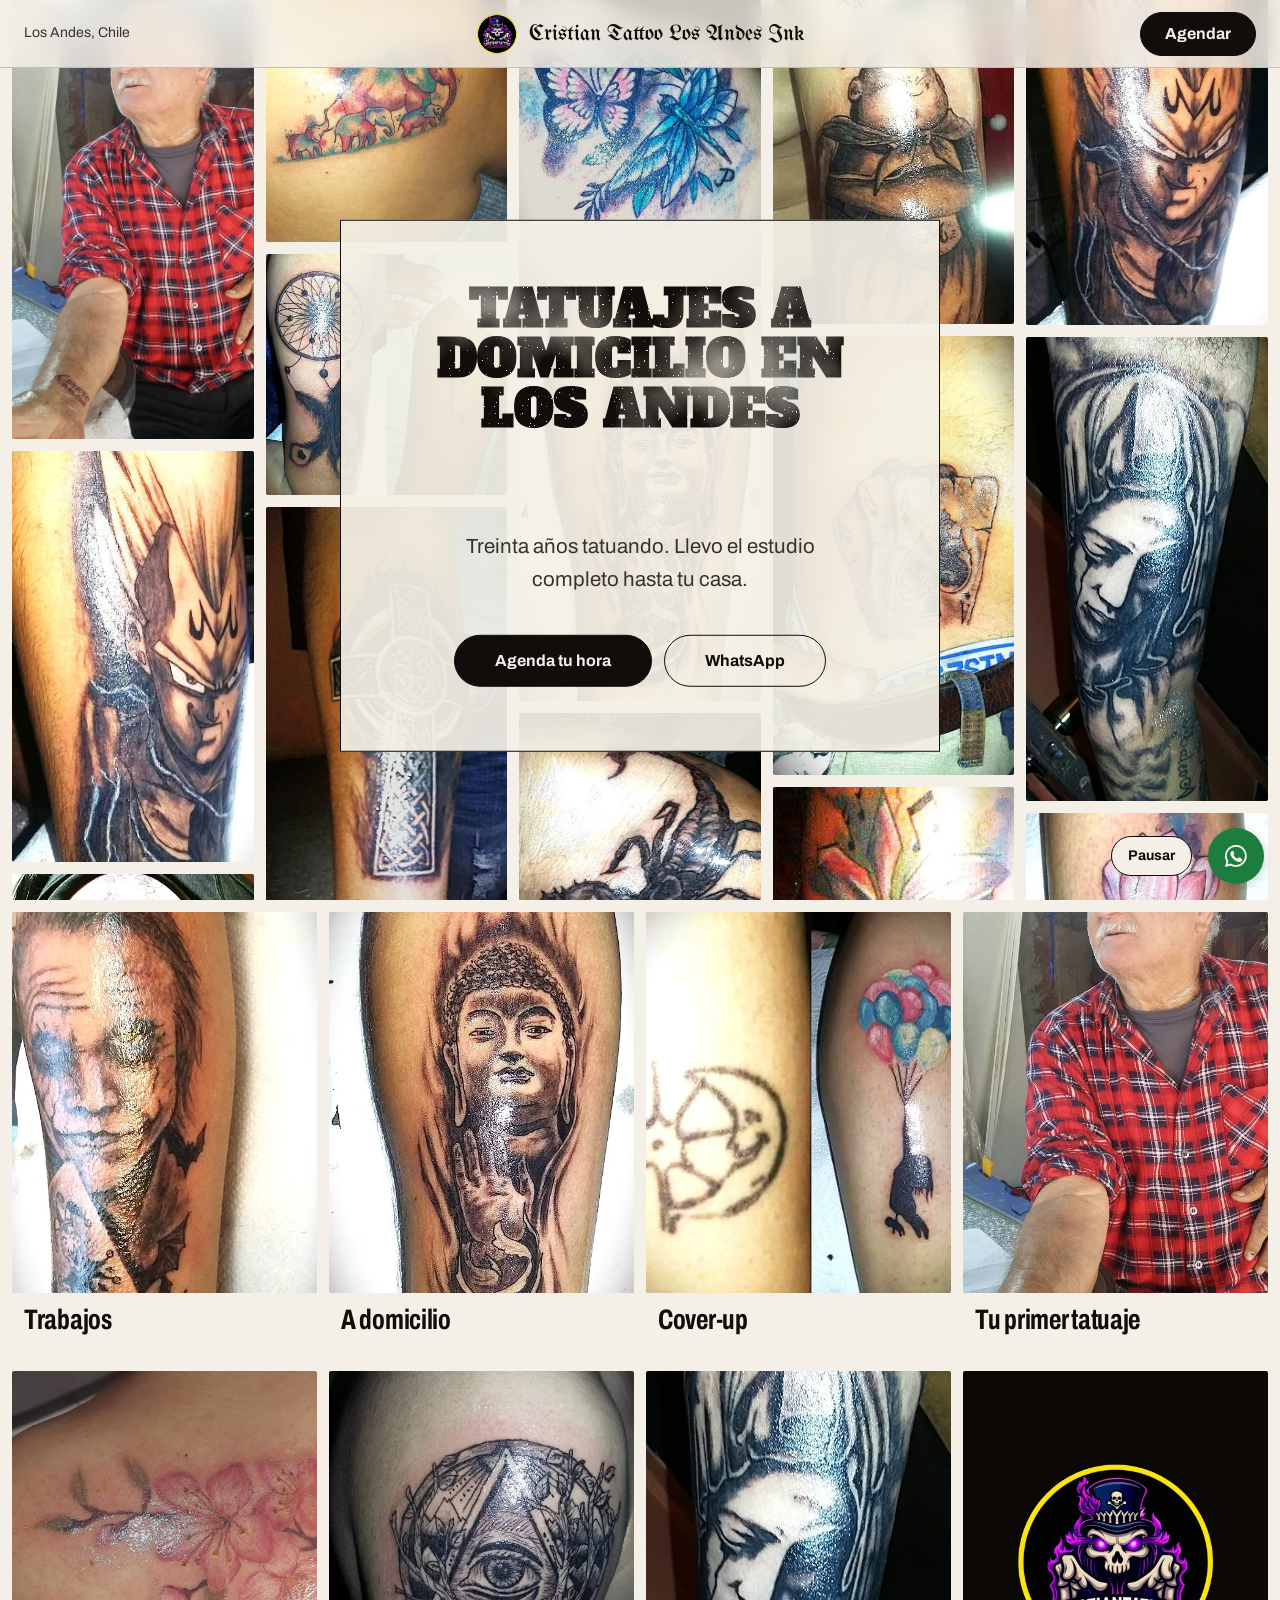
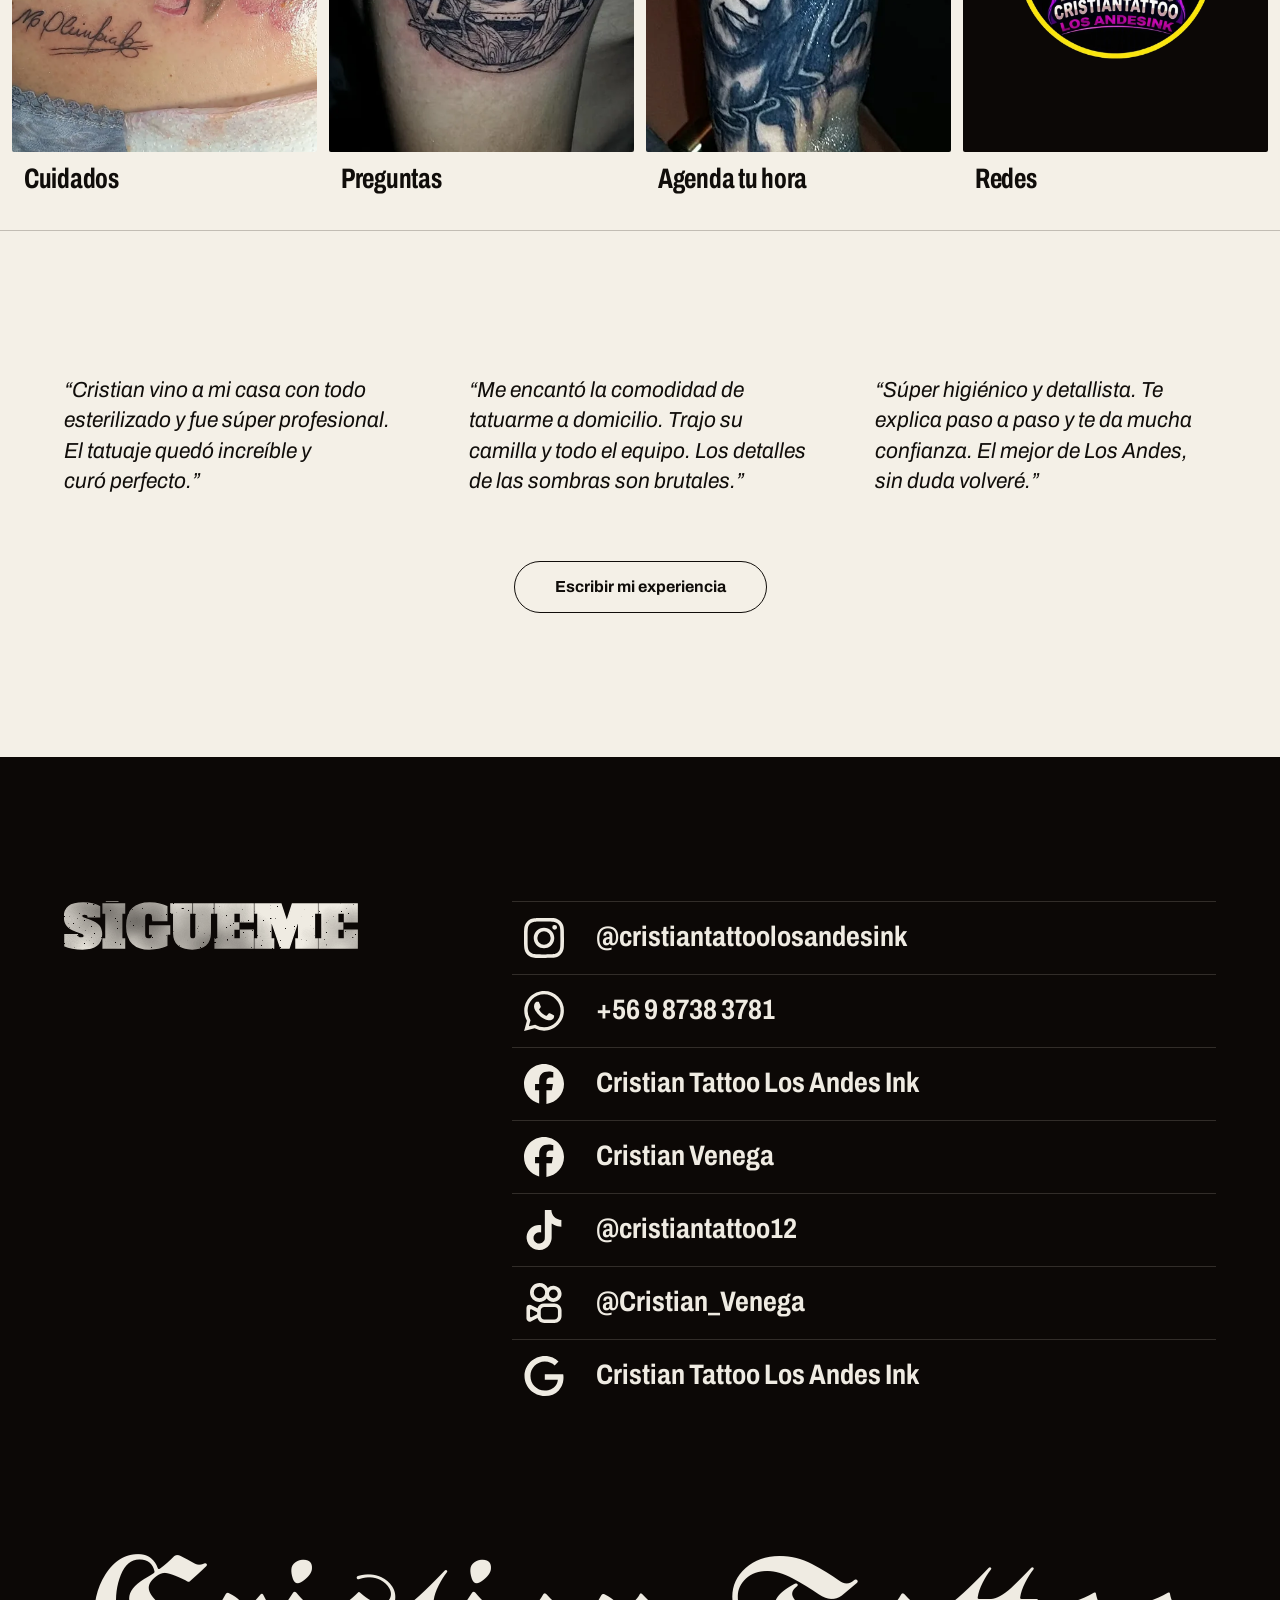
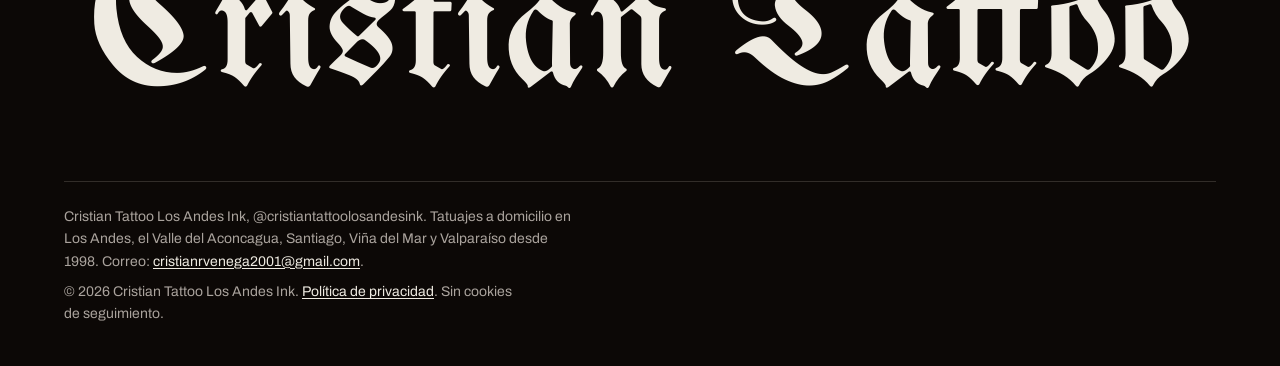
<file: index.html>
<!DOCTYPE html>
<html lang="es">
<head>
    <meta charset="UTF-8">
    <meta name="viewport" content="width=device-width, initial-scale=1.0, viewport-fit=cover">
    <title>Cristian Tattoo Los Andes Ink | Tatuajes a domicilio en Los Andes, Chile</title>
    <meta name="description" content="Tatuajes a domicilio en Los Andes, el Valle del Aconcagua, Santiago, Viña del Mar y Valparaíso con Cristian Venega, 30 años de experiencia. Realismo, negro y gris, fine line, blackwork, full color y cover-up.">
    <meta name="keywords" content="tatuajes los andes, tatuador a domicilio, tatuajes a domicilio chile, cristian venega, tattoo los andes, los andes ink, cover up los andes, realismo, fine line, blackwork">
    <meta name="author" content="Cristian Tattoo Los Andes Ink">
    <meta name="robots" content="index, follow">
    <meta name="theme-color" content="#f3efe6">
    <link rel="canonical" href="https://cristiantattoolosandesink.netlify.app/">
    <link rel="icon" type="image/png" href="favicon.png">
    <link rel="apple-touch-icon" href="assets/marca/apple-touch-icon.png">
    <meta property="og:type" content="website">
    <meta property="og:locale" content="es_CL">
    <meta property="og:site_name" content="Cristian Tattoo Los Andes Ink">
    <meta property="og:title" content="Cristian Tattoo Los Andes Ink | Tatuajes a domicilio en Los Andes">
    <meta property="og:description" content="30 años tatuando. Servicio 100% a domicilio en Los Andes, Chile.">
    <meta property="og:url" content="https://cristiantattoolosandesink.netlify.app/">
    <meta property="og:image" content="https://cristiantattoolosandesink.netlify.app/assets/marca/logo-cristian-tattoo-los-andes-ink.webp">
    <meta name="twitter:card" content="summary_large_image">
    <meta name="google-site-verification" content="26c6bf16f3f9a82a">
    <link rel="preconnect" href="https://fonts.googleapis.com">
    <link rel="preconnect" href="https://fonts.gstatic.com" crossorigin>
    <link rel="stylesheet" href="https://fonts.googleapis.com/css2?family=Alfa+Slab+One&family=Archivo:ital,wdth,wght@0,62..125,100..900;1,62..125,100..900&family=UnifrakturMaguntia&display=swap">
    <link rel="stylesheet" href="https://fonts.googleapis.com/css2?family=Grenze+Gotisch:wght@500&text=k&display=swap">
    <link rel="stylesheet" href="style.css?v=20261119e">
    <script>document.documentElement.classList.add("js");</script>
    <script type="application/ld+json">
    {
      "@context": "https://schema.org",
      "@graph": [
        {
          "@type": "TattooParlor",
          "@id": "https://cristiantattoolosandesink.netlify.app/#business",
          "name": "Cristian Tattoo Los Andes Ink",
          "description": "Tatuajes profesionales a domicilio en Los Andes, Chile. 30 años de experiencia.",
          "url": "https://cristiantattoolosandesink.netlify.app",
          "telephone": "+56987383781",
          "founder": { "@type": "Person", "name": "Cristian Venega" },
          "foundingDate": "1998-01",
          "address": { "@type": "PostalAddress", "addressLocality": "Los Andes", "addressRegion": "Región de Valparaíso", "addressCountry": "CL" },
          "areaServed": ["Los Andes", "San Esteban", "Calle Larga", "Rinconada", "San Felipe", "Valle del Aconcagua", "Santiago", "Viña del Mar", "Valparaíso"],
          "priceRange": "Desde $20.000 CLP",
          "sameAs": ["https://www.instagram.com/cristiantattoolosandesink/","https://www.facebook.com/cristiantattoolosandesink","https://www.facebook.com/cristian.venega.71","https://www.tiktok.com/@cristiantattoo12","https://kwai-video.com/u/@Cristian_Venega/qmy1CaWo"],
          "image": "https://cristiantattoolosandesink.netlify.app/assets/marca/logo-cristian-tattoo-los-andes-ink.webp",
          "logo": "https://cristiantattoolosandesink.netlify.app/assets/marca/logo-cristian-tattoo-los-andes-ink.webp"
        },
        {
          "@type": "FAQPage",
          "mainEntity": [
            {"@type": "Question", "name": "¿Cuánto cuesta un tatuaje?", "acceptedAnswer": {"@type": "Answer", "text": "El diseño parte en $20.000. El precio final depende del tamaño, la zona del cuerpo y el detalle. Escríbeme con tu idea y te cotizo."}},
            {"@type": "Question", "name": "¿Pides abono para reservar?", "acceptedAnswer": {"@type": "Answer", "text": "Sí. El abono depende del diseño. Si ya te has tatuado conmigo, el abono es de $10.000, que es el mínimo."}},
            {"@type": "Question", "name": "¿Tatúas a menores de edad?", "acceptedAnswer": {"@type": "Answer", "text": "Tatúo a mayores de 18 años. Desde los 16 años, solo con permiso notarial firmado por el padre, la madre o el tutor o tutora."}},
            {"@type": "Question", "name": "¿Vas a mi casa?", "acceptedAnswer": {"@type": "Answer", "text": "Sí, el servicio es 100% a domicilio en Los Andes, San Esteban, Calle Larga, Rinconada, San Felipe y el Valle del Aconcagua. Llevo camilla, equipo y material estéril de un solo uso."}},
            {"@type": "Question", "name": "¿Puedes tapar un tatuaje que ya tengo?", "acceptedAnswer": {"@type": "Answer", "text": "Sí, hago cover-up. Mándame una foto del tatuaje actual y vemos qué diseño lo cubre mejor."}}
          ]
        }
      ]
    }
    </script>
</head>
<body>
<a class="skip" href="#indice">Saltar al índice</a>

<header class="top">
  <p class="top-place">Los Andes, Chile</p>
  <a class="brand" href="#inicio" aria-label="Cristian Tattoo Los Andes Ink, inicio"><img src="assets/marca/logo-128.webp" alt="" width="128" height="128"><span>Cristian Tattoo <span class="brand-2">Los Andes In<span class="brand-k">k</span></span></span></a>
  <a class="btn btn--sm" href="#agenda">Agendar</a>
</header>

<main id="inicio">
  <section class="hero" data-loop>
    <div class="kinetic" aria-hidden="true">
      <div class="k-col k-col--1"><div class="k-run"><img src="assets/portfolio/primer-tatuaje-lettering-72años-negro.webp" alt="" width="528" height="960"><img src="assets/portfolio/tatuaje-anime-vegeta-dragon-ball-los-andes.webp" alt="" width="529" height="900"><img src="assets/portfolio/tatuaje-corazon-ornamental-joya-hombro-mujer-los-andes.webp" alt="" width="432" height="492"><img src="assets/portfolio/tatuaje-flor-fuego-color-pierna-gemelo-los-andes.webp" alt="" width="576" height="960" loading="lazy"><img src="assets/portfolio/tatuaje-mariposa-color-clavicula-pecho-mujer.webp" alt="" width="447" height="540" loading="lazy"><img src="assets/portfolio/tatuaje-ojo-de-la-providencia-geometrico-blackwork.webp" alt="" width="528" height="960" loading="lazy"><img src="assets/portfolio/tatuaje-pez-koi-fullcolor-los-andes.webp" alt="" width="528" height="960" loading="lazy"><img src="assets/portfolio/tatuaje-realismo-joker-payaso-sombras-los-andes.webp" alt="" width="499" height="960" loading="lazy"><img src="assets/portfolio/tatuaje-rosa-color-y-negro-degradado-espalda-los-andes.webp" alt="" width="638" height="862" loading="lazy"><img src="assets/portfolio/tatuaje-silueta-globos-sombras-brazo-cover-up-mujer.webp" alt="" width="899" height="919" loading="lazy"><img src="assets/portfolio/primer-tatuaje-lettering-72años-negro.webp" alt="" width="528" height="960" loading="lazy"><img src="assets/portfolio/tatuaje-anime-vegeta-dragon-ball-los-andes.webp" alt="" width="529" height="900" loading="lazy"><img src="assets/portfolio/tatuaje-corazon-ornamental-joya-hombro-mujer-los-andes.webp" alt="" width="432" height="492" loading="lazy"><img src="assets/portfolio/tatuaje-flor-fuego-color-pierna-gemelo-los-andes.webp" alt="" width="576" height="960" loading="lazy"><img src="assets/portfolio/tatuaje-mariposa-color-clavicula-pecho-mujer.webp" alt="" width="447" height="540" loading="lazy"><img src="assets/portfolio/tatuaje-ojo-de-la-providencia-geometrico-blackwork.webp" alt="" width="528" height="960" loading="lazy"><img src="assets/portfolio/tatuaje-pez-koi-fullcolor-los-andes.webp" alt="" width="528" height="960" loading="lazy"><img src="assets/portfolio/tatuaje-realismo-joker-payaso-sombras-los-andes.webp" alt="" width="499" height="960" loading="lazy"><img src="assets/portfolio/tatuaje-rosa-color-y-negro-degradado-espalda-los-andes.webp" alt="" width="638" height="862" loading="lazy"><img src="assets/portfolio/tatuaje-silueta-globos-sombras-brazo-cover-up-mujer.webp" alt="" width="899" height="919" loading="lazy"></div></div>
      <div class="k-col k-col--2"><div class="k-run"><img src="assets/portfolio/tatuaje-acuarela-watercolor-familia-elefantes-los-andes.webp" alt="" width="918" height="918"><img src="assets/portfolio/tatuaje-atrapasuenos-mandala-sombras-brazo-cover-up-los-andes.webp" alt="" width="960" height="960"><img src="assets/portfolio/tatuaje-cruz-ornamental-celta-blackwork-brazo-los-andes.webp" alt="" width="441" height="759"><img src="assets/portfolio/tatuaje-flores-de-cerezo-fullcolors-brazo-los-andes.webp" alt="" width="1080" height="1080" loading="lazy"><img src="assets/portfolio/tatuaje-mariposa-rosas-personalizado-los-andes.webp" alt="" width="414" height="414" loading="lazy"><img src="assets/portfolio/tatuaje-ornamental-mandala-cadera-linea-fina.webp" alt="" width="391" height="640" loading="lazy"><img src="assets/portfolio/tatuaje-pistola-revolver-blackwork-cintura-los-andes.webp" alt="" width="351" height="674" loading="lazy"><img src="assets/portfolio/tatuaje-retrato-realismo-guason-sombras-los-andes.webp" alt="" width="499" height="960" loading="lazy"><img src="assets/portfolio/tatuaje-rosa-roja-color-brazo-los-andes.webp" alt="" width="499" height="953" loading="lazy"><img src="assets/portfolio/tatuaje-virgen-realismo-black-and-grey-los-andes.webp" alt="" width="459" height="858" loading="lazy"><img src="assets/portfolio/tatuaje-acuarela-watercolor-familia-elefantes-los-andes.webp" alt="" width="918" height="918" loading="lazy"><img src="assets/portfolio/tatuaje-atrapasuenos-mandala-sombras-brazo-cover-up-los-andes.webp" alt="" width="960" height="960" loading="lazy"><img src="assets/portfolio/tatuaje-cruz-ornamental-celta-blackwork-brazo-los-andes.webp" alt="" width="441" height="759" loading="lazy"><img src="assets/portfolio/tatuaje-flores-de-cerezo-fullcolors-brazo-los-andes.webp" alt="" width="1080" height="1080" loading="lazy"><img src="assets/portfolio/tatuaje-mariposa-rosas-personalizado-los-andes.webp" alt="" width="414" height="414" loading="lazy"><img src="assets/portfolio/tatuaje-ornamental-mandala-cadera-linea-fina.webp" alt="" width="391" height="640" loading="lazy"><img src="assets/portfolio/tatuaje-pistola-revolver-blackwork-cintura-los-andes.webp" alt="" width="351" height="674" loading="lazy"><img src="assets/portfolio/tatuaje-retrato-realismo-guason-sombras-los-andes.webp" alt="" width="499" height="960" loading="lazy"><img src="assets/portfolio/tatuaje-rosa-roja-color-brazo-los-andes.webp" alt="" width="499" height="953" loading="lazy"><img src="assets/portfolio/tatuaje-virgen-realismo-black-and-grey-los-andes.webp" alt="" width="459" height="858" loading="lazy"></div></div>
      <div class="k-col k-col--3"><div class="k-run"><img src="assets/portfolio/tatuaje-acuarela-watercolor-libelula-mariposa-los-andes.webp" alt="" width="770" height="914"><img src="assets/portfolio/tatuaje-buda-mistico-sombras-escala-grises.webp" alt="" width="499" height="831"><img src="assets/portfolio/tatuaje-escorpion-blackwork-alto-contraste-los-andes.webp" alt="" width="528" height="713"><img src="assets/portfolio/tatuaje-flores-de-cerezo-hiperrealismo-fullcolors-espalda-los-andes.webp" alt="" width="1080" height="1080" loading="lazy"><img src="assets/portfolio/tatuaje-mariposas-y-flores-pierna-mujer-los-andes.webp" alt="" width="499" height="960" loading="lazy"><img src="assets/portfolio/tatuaje-ornamental-mandala-flor-de-loto-cadera-linea-fina.webp" alt="" width="1200" height="900" loading="lazy"><img src="assets/portfolio/tatuaje-porta-electrodo-personalizado-black-and-grey-antebrazo.webp" alt="" width="621" height="1200" loading="lazy"><img src="assets/portfolio/tatuaje-retrato-realismo-guason-terror-sombras-los-andes.webp" alt="" width="451" height="859" loading="lazy"><img src="assets/portfolio/tatuaje-rosario-cruces-flores-linea-fina-cover-up-pierna.webp" alt="" width="960" height="960" loading="lazy"><img src="assets/portfolio/tatuaje-acuarela-watercolor-libelula-mariposa-los-andes.webp" alt="" width="770" height="914" loading="lazy"><img src="assets/portfolio/tatuaje-buda-mistico-sombras-escala-grises.webp" alt="" width="499" height="831" loading="lazy"><img src="assets/portfolio/tatuaje-escorpion-blackwork-alto-contraste-los-andes.webp" alt="" width="528" height="713" loading="lazy"><img src="assets/portfolio/tatuaje-flores-de-cerezo-hiperrealismo-fullcolors-espalda-los-andes.webp" alt="" width="1080" height="1080" loading="lazy"><img src="assets/portfolio/tatuaje-mariposas-y-flores-pierna-mujer-los-andes.webp" alt="" width="499" height="960" loading="lazy"><img src="assets/portfolio/tatuaje-ornamental-mandala-flor-de-loto-cadera-linea-fina.webp" alt="" width="1200" height="900" loading="lazy"><img src="assets/portfolio/tatuaje-porta-electrodo-personalizado-black-and-grey-antebrazo.webp" alt="" width="621" height="1200" loading="lazy"><img src="assets/portfolio/tatuaje-retrato-realismo-guason-terror-sombras-los-andes.webp" alt="" width="451" height="859" loading="lazy"><img src="assets/portfolio/tatuaje-rosario-cruces-flores-linea-fina-cover-up-pierna.webp" alt="" width="960" height="960" loading="lazy"></div></div>
      <div class="k-col k-col--4"><div class="k-run"><img src="assets/portfolio/tatuaje-anime-majin-buu-dragon-ball-los-andes.webp" alt="" width="392" height="525"><img src="assets/portfolio/tatuaje-cartas-as-realista-negro-y-grises-los-andes.webp" alt="" width="528" height="960"><img src="assets/portfolio/tatuaje-flor-cataleya-fullcolor-pierna-gemelo-los-andes.webp" alt="" width="355" height="576"><img src="assets/portfolio/tatuaje-flores-hombro-linea-fina-mujer-los-andes.webp" alt="" width="635" height="1200" loading="lazy"><img src="assets/portfolio/tatuaje-minnie-mouse-color-disney-los-andes.webp" alt="" width="810" height="1080" loading="lazy"><img src="assets/portfolio/tatuaje-ornamental-mandala-nalga-linea-fina.webp" alt="" width="480" height="480" loading="lazy"><img src="assets/portfolio/tatuaje-principito-color-ante-brazo-los-andes.webp" alt="" width="641" height="898" loading="lazy"><img src="assets/portfolio/tatuaje-retrato-realista-black-and-grey-los-andes.webp" alt="" width="540" height="960" loading="lazy"><img src="assets/portfolio/tatuaje-secuencia-flor-de-loto-columna-espalda-los-andes.pg.webp" alt="" width="774" height="774" loading="lazy"><img src="assets/portfolio/tatuaje-anime-majin-buu-dragon-ball-los-andes.webp" alt="" width="392" height="525" loading="lazy"><img src="assets/portfolio/tatuaje-cartas-as-realista-negro-y-grises-los-andes.webp" alt="" width="528" height="960" loading="lazy"><img src="assets/portfolio/tatuaje-flor-cataleya-fullcolor-pierna-gemelo-los-andes.webp" alt="" width="355" height="576" loading="lazy"><img src="assets/portfolio/tatuaje-flores-hombro-linea-fina-mujer-los-andes.webp" alt="" width="635" height="1200" loading="lazy"><img src="assets/portfolio/tatuaje-minnie-mouse-color-disney-los-andes.webp" alt="" width="810" height="1080" loading="lazy"><img src="assets/portfolio/tatuaje-ornamental-mandala-nalga-linea-fina.webp" alt="" width="480" height="480" loading="lazy"><img src="assets/portfolio/tatuaje-principito-color-ante-brazo-los-andes.webp" alt="" width="641" height="898" loading="lazy"><img src="assets/portfolio/tatuaje-retrato-realista-black-and-grey-los-andes.webp" alt="" width="540" height="960" loading="lazy"><img src="assets/portfolio/tatuaje-secuencia-flor-de-loto-columna-espalda-los-andes.pg.webp" alt="" width="774" height="774" loading="lazy"></div></div>
      <div class="k-col k-col--5"><div class="k-run"><img src="assets/portfolio/tatuaje-anime-majin-vegeta-dragon-ball-los-andes.webp" alt="" width="673" height="904"><img src="assets/portfolio/tatuaje-catrina-monja-realismo-black-and-grey-los-andes.webp" alt="" width="449" height="864"><img src="assets/portfolio/tatuaje-flor-de-loto-pierna-acuarela-color-linea-fina-los-andes.webp" alt="" width="696" height="902"><img src="assets/portfolio/tatuaje-leon-realista-sombras-brazo-los-andes.webp" alt="" width="373" height="650" loading="lazy"><img src="assets/portfolio/tatuaje-moana-sol-astros-linea-fina-sombras-los-andes.webp" alt="" width="625" height="1200" loading="lazy"><img src="assets/portfolio/tatuaje-pez-koi-full-color-los-andes.webp" alt="" width="496" height="759" loading="lazy"><img src="assets/portfolio/tatuaje-principito-color-personalizado-ante-brazo-los-andes.webp" alt="" width="627" height="906" loading="lazy"><img src="assets/portfolio/tatuaje-rosa-clavos-linea-fina-color-antebrazo-hombre-los-andes.webp" alt="" width="499" height="960" loading="lazy"><img src="assets/portfolio/tatuaje-silueta-elefantes-familia-espalda-chile.webp" alt="" width="720" height="1111" loading="lazy"><img src="assets/portfolio/tatuaje-anime-majin-vegeta-dragon-ball-los-andes.webp" alt="" width="673" height="904" loading="lazy"><img src="assets/portfolio/tatuaje-catrina-monja-realismo-black-and-grey-los-andes.webp" alt="" width="449" height="864" loading="lazy"><img src="assets/portfolio/tatuaje-flor-de-loto-pierna-acuarela-color-linea-fina-los-andes.webp" alt="" width="696" height="902" loading="lazy"><img src="assets/portfolio/tatuaje-leon-realista-sombras-brazo-los-andes.webp" alt="" width="373" height="650" loading="lazy"><img src="assets/portfolio/tatuaje-moana-sol-astros-linea-fina-sombras-los-andes.webp" alt="" width="625" height="1200" loading="lazy"><img src="assets/portfolio/tatuaje-pez-koi-full-color-los-andes.webp" alt="" width="496" height="759" loading="lazy"><img src="assets/portfolio/tatuaje-principito-color-personalizado-ante-brazo-los-andes.webp" alt="" width="627" height="906" loading="lazy"><img src="assets/portfolio/tatuaje-rosa-clavos-linea-fina-color-antebrazo-hombre-los-andes.webp" alt="" width="499" height="960" loading="lazy"><img src="assets/portfolio/tatuaje-silueta-elefantes-familia-espalda-chile.webp" alt="" width="720" height="1111" loading="lazy"></div></div>
    </div>
    <div class="hero-card">
      <h1>Tatuajes a domicilio en Los Andes</h1>
      <p class="hc-places">También en San Felipe, Valle del Aconcagua, Santiago, Viña del Mar y Valparaíso</p>
      <p>Treinta años tatuando. Llevo el estudio completo hasta tu casa.</p>
      <div class="cta"><a class="btn" href="#agenda">Agenda tu hora</a><a class="btn btn--line" href="https://wa.me/56987383781?text=Hola%20Cristian%2C%20vengo%20de%20tu%20p%C3%A1gina%20web%20y%20quiero%20hacer%20una%20consulta." target="_blank" rel="noopener">WhatsApp</a></div>
    </div>
    <button class="loop-btn" type="button" data-loop-toggle>Pausar</button>
  </section>

  <section id="indice" class="index" aria-labelledby="indice-t">
    <h2 id="indice-t" class="visually-hidden">Índice</h2>
    <ul class="tiles">
        <li><a class="tile" href="#trabajos"><span class="t-pics"><img src="assets/portfolio/tatuaje-realismo-joker-payaso-sombras-los-andes.webp" alt="" loading="lazy" width="400" height="500"><img src="assets/portfolio/tatuaje-pez-koi-full-color-los-andes.webp" alt="" loading="lazy" width="400" height="500"><img src="assets/portfolio/tatuaje-flores-hombro-linea-fina-mujer-los-andes.webp" alt="" loading="lazy" width="400" height="500"></span><span class="t-label">Trabajos</span></a></li>
        <li><a class="tile" href="#domicilio"><span class="t-pics"><img src="assets/portfolio/tatuaje-buda-mistico-sombras-escala-grises.webp" alt="" loading="lazy" width="400" height="500"><img src="assets/portfolio/tatuaje-leon-realista-sombras-brazo-los-andes.webp" alt="" loading="lazy" width="400" height="500"><img src="assets/portfolio/tatuaje-mariposa-rosas-personalizado-los-andes.webp" alt="" loading="lazy" width="400" height="500"></span><span class="t-label">A domicilio</span></a></li>
        <li><a class="tile" href="#coverup"><span class="t-pics"><img src="assets/portfolio/tatuaje-silueta-globos-sombras-brazo-cover-up-mujer.webp" alt="" loading="lazy" width="400" height="500"><img src="assets/portfolio/tatuaje-atrapasuenos-mandala-sombras-brazo-cover-up-los-andes.webp" alt="" loading="lazy" width="400" height="500"><img src="assets/portfolio/tatuaje-rosario-cruces-flores-linea-fina-cover-up-pierna.webp" alt="" loading="lazy" width="400" height="500"></span><span class="t-label">Cover-up</span></a></li>
        <li><a class="tile" href="#primer-tatuaje"><span class="t-pics"><img src="assets/portfolio/primer-tatuaje-lettering-72años-negro.webp" alt="" loading="lazy" width="400" height="500"><img src="assets/portfolio/tatuaje-moana-sol-astros-linea-fina-sombras-los-andes.webp" alt="" loading="lazy" width="400" height="500"><img src="assets/portfolio/tatuaje-flor-de-loto-pierna-acuarela-color-linea-fina-los-andes.webp" alt="" loading="lazy" width="400" height="500"></span><span class="t-label">Tu primer tatuaje</span></a></li>
        <li><a class="tile" href="#cuidados"><span class="t-pics"><img src="assets/portfolio/tatuaje-flores-de-cerezo-hiperrealismo-fullcolors-espalda-los-andes.webp" alt="" loading="lazy" width="400" height="500"><img src="assets/portfolio/tatuaje-rosa-roja-color-brazo-los-andes.webp" alt="" loading="lazy" width="400" height="500"><img src="assets/portfolio/tatuaje-principito-color-personalizado-ante-brazo-los-andes.webp" alt="" loading="lazy" width="400" height="500"></span><span class="t-label">Cuidados</span></a></li>
        <li><a class="tile" href="#preguntas"><span class="t-pics"><img src="assets/portfolio/tatuaje-ojo-de-la-providencia-geometrico-blackwork.webp" alt="" loading="lazy" width="400" height="500"><img src="assets/portfolio/tatuaje-escorpion-blackwork-alto-contraste-los-andes.webp" alt="" loading="lazy" width="400" height="500"><img src="assets/portfolio/tatuaje-cruz-ornamental-celta-blackwork-brazo-los-andes.webp" alt="" loading="lazy" width="400" height="500"></span><span class="t-label">Preguntas</span></a></li>
        <li><a class="tile" href="#agenda"><span class="t-pics"><img src="assets/portfolio/tatuaje-catrina-monja-realismo-black-and-grey-los-andes.webp" alt="" loading="lazy" width="400" height="500"><img src="assets/portfolio/tatuaje-virgen-realismo-black-and-grey-los-andes.webp" alt="" loading="lazy" width="400" height="500"><img src="assets/portfolio/tatuaje-acuarela-watercolor-libelula-mariposa-los-andes.webp" alt="" loading="lazy" width="400" height="500"></span><span class="t-label">Agenda tu hora</span></a></li>
        <li><a class="tile tile--logo" href="#redes"><span class="t-pics"><img src="assets/marca/logo-cristian-tattoo-los-andes-ink.webp" alt="" loading="lazy" width="640" height="640"></span><span class="t-label">Redes</span></a></li>
    </ul>
  </section>

  <section id="resenas" class="voices" aria-labelledby="resenas-t">
    <h2 id="resenas-t" class="visually-hidden">Reseñas de clientes</h2>
    <div class="voices-in">
      <blockquote><p>“Cristian vino a mi casa con todo esterilizado y fue súper profesional. El tatuaje quedó increíble y curó perfecto.”</p></blockquote>
      <blockquote><p>“Me encantó la comodidad de tatuarme a domicilio. Trajo su camilla y todo el equipo. Los detalles de las sombras son brutales.”</p></blockquote>
      <blockquote><p>“Súper higiénico y detallista. Te explica paso a paso y te da mucha confianza. El mejor de Los Andes, sin duda volveré.”</p></blockquote>
    </div>
    <p class="voices-cta"><button class="btn btn--line" type="button" id="btnOpenReview">Escribir mi experiencia</button></p>
  </section>

  <section id="trabajos" class="sheet sheet--wide" aria-labelledby="trabajos-t">
    <div class="sheet-bar"><a class="sheet-back" href="#indice">Volver al índice</a><a class="sheet-close" href="#indice" aria-label="Cerrar">Cerrar</a></div>
    <div class="sheet-in">
      <h2 id="trabajos-t">Trabajos</h2>
      <p class="s-lead">Realismo, negro y gris, fine line, blackwork, cover-up, full color, watercolor, lettering, geométrico, tradicional, neo tradicional y tribal.</p>
      <div class="filters" role="group" aria-label="Filtrar por estilo"><button class="f-chip" type="button" data-f="all" aria-pressed="true">Todos</button><button class="f-chip" type="button" data-f="0" aria-pressed="false">Realismo</button><button class="f-chip" type="button" data-f="1" aria-pressed="false">Negro y gris</button><button class="f-chip" type="button" data-f="2" aria-pressed="false">Fine line</button><button class="f-chip" type="button" data-f="3" aria-pressed="false">Blackwork</button><button class="f-chip" type="button" data-f="4" aria-pressed="false">Cover-up</button><button class="f-chip" type="button" data-f="5" aria-pressed="false">Full color</button><button class="f-chip" type="button" data-f="6" aria-pressed="false">Watercolor</button><button class="f-chip" type="button" data-f="7" aria-pressed="false">Lettering</button><button class="f-chip" type="button" data-f="8" aria-pressed="false">Geométrico</button></div>
      <div class="masonry" data-lb id="masonry"><button class="m-item" type="button" data-g="6" data-i="1"><img src="assets/portfolio/tatuaje-acuarela-watercolor-familia-elefantes-los-andes.webp" alt="Tatuaje acuarela watercolor familia elefantes los andes" width="918" height="918" loading="lazy"></button><button class="m-item" type="button" data-g="5 6" data-i="2"><img src="assets/portfolio/tatuaje-acuarela-watercolor-libelula-mariposa-los-andes.webp" alt="Tatuaje acuarela watercolor libelula mariposa los andes" width="770" height="914" loading="lazy"></button><button class="m-item" type="button" data-g="5" data-i="3"><img src="assets/portfolio/tatuaje-anime-majin-buu-dragon-ball-los-andes.webp" alt="Tatuaje anime majin buu dragon ball los andes" width="392" height="525" loading="lazy"></button><button class="m-item" type="button" data-g="5" data-i="4"><img src="assets/portfolio/tatuaje-anime-majin-vegeta-dragon-ball-los-andes.webp" alt="Tatuaje anime majin vegeta dragon ball los andes" width="673" height="904" loading="lazy"></button><button class="m-item" type="button" data-g="5" data-i="5"><img src="assets/portfolio/tatuaje-anime-vegeta-dragon-ball-los-andes.webp" alt="Tatuaje anime vegeta dragon ball los andes" width="529" height="900" loading="lazy"></button><button class="m-item" type="button" data-g="1 4" data-i="6"><img src="assets/portfolio/tatuaje-atrapasuenos-mandala-sombras-brazo-cover-up-los-andes.webp" alt="Tatuaje atrapasuenos mandala sombras brazo cover up los andes" width="960" height="960" loading="lazy"></button><button class="m-item" type="button" data-g="0 1" data-i="7"><img src="assets/portfolio/tatuaje-buda-mistico-sombras-escala-grises.webp" alt="Tatuaje buda mistico sombras escala grises" width="499" height="831" loading="lazy"></button><button class="m-item" type="button" data-g="0 1" data-i="8"><img src="assets/portfolio/tatuaje-cartas-as-realista-negro-y-grises-los-andes.webp" alt="Tatuaje cartas as realista negro y grises los andes" width="528" height="960" loading="lazy"></button><button class="m-item" type="button" data-g="0 1" data-i="9"><img src="assets/portfolio/tatuaje-catrina-monja-realismo-black-and-grey-los-andes.webp" alt="Tatuaje catrina monja realismo black and grey los andes" width="449" height="864" loading="lazy"></button><button class="m-item" type="button" data-g="5 8" data-i="10"><img src="assets/portfolio/tatuaje-corazon-ornamental-joya-hombro-mujer-los-andes.webp" alt="Tatuaje corazon ornamental joya hombro mujer los andes" width="432" height="492" loading="lazy"></button><button class="m-item" type="button" data-g="3 8" data-i="11"><img src="assets/portfolio/tatuaje-cruz-ornamental-celta-blackwork-brazo-los-andes.webp" alt="Tatuaje cruz ornamental celta blackwork brazo los andes" width="441" height="759" loading="lazy"></button><button class="m-item" type="button" data-g="3" data-i="12"><img src="assets/portfolio/tatuaje-escorpion-blackwork-alto-contraste-los-andes.webp" alt="Tatuaje escorpion blackwork alto contraste los andes" width="528" height="713" loading="lazy"></button><button class="m-item" type="button" data-g="5" data-i="13"><img src="assets/portfolio/tatuaje-flor-cataleya-fullcolor-pierna-gemelo-los-andes.webp" alt="Tatuaje flor cataleya full color pierna gemelo los andes" width="355" height="576" loading="lazy"></button><button class="m-item" type="button" data-g="2 5 6" data-i="14"><img src="assets/portfolio/tatuaje-flor-de-loto-pierna-acuarela-color-linea-fina-los-andes.webp" alt="Tatuaje flor de loto pierna acuarela color linea fina los andes" width="696" height="902" loading="lazy"></button><button class="m-item" type="button" data-g="5" data-i="15"><img src="assets/portfolio/tatuaje-flor-fuego-color-pierna-gemelo-los-andes.webp" alt="Tatuaje flor fuego color pierna gemelo los andes" width="576" height="960" loading="lazy"></button><button class="m-item" type="button" data-g="5" data-i="16"><img src="assets/portfolio/tatuaje-flores-de-cerezo-fullcolors-brazo-los-andes.webp" alt="Tatuaje flores de cerezo full color brazo los andes" width="1080" height="1080" loading="lazy"></button><button class="m-item" type="button" data-g="0 5" data-i="17"><img src="assets/portfolio/tatuaje-flores-de-cerezo-hiperrealismo-fullcolors-espalda-los-andes.webp" alt="Tatuaje flores de cerezo hiperrealismo full color espalda los andes" width="1080" height="1080" loading="lazy"></button><button class="m-item" type="button" data-g="2" data-i="18"><img src="assets/portfolio/tatuaje-flores-hombro-linea-fina-mujer-los-andes.webp" alt="Tatuaje flores hombro linea fina mujer los andes" width="635" height="1200" loading="lazy"></button><button class="m-item" type="button" data-g="0 1" data-i="19"><img src="assets/portfolio/tatuaje-leon-realista-sombras-brazo-los-andes.webp" alt="Tatuaje leon realista sombras brazo los andes" width="373" height="650" loading="lazy"></button><button class="m-item" type="button" data-g="5" data-i="20"><img src="assets/portfolio/tatuaje-mariposa-color-clavicula-pecho-mujer.webp" alt="Tatuaje mariposa color clavicula pecho mujer" width="447" height="540" loading="lazy"></button><button class="m-item" type="button" data-g="5" data-i="21"><img src="assets/portfolio/tatuaje-mariposa-rosas-personalizado-los-andes.webp" alt="Tatuaje mariposa rosas personalizado los andes" width="414" height="414" loading="lazy"></button><button class="m-item" type="button" data-g="5" data-i="22"><img src="assets/portfolio/tatuaje-mariposas-y-flores-pierna-mujer-los-andes.webp" alt="Tatuaje mariposas y flores pierna mujer los andes" width="499" height="960" loading="lazy"></button><button class="m-item" type="button" data-g="5" data-i="23"><img src="assets/portfolio/tatuaje-minnie-mouse-color-disney-los-andes.webp" alt="Tatuaje minnie mouse color disney los andes" width="810" height="1080" loading="lazy"></button><button class="m-item" type="button" data-g="2" data-i="24"><img src="assets/portfolio/tatuaje-moana-sol-astros-linea-fina-sombras-los-andes.webp" alt="Tatuaje moana sol astros linea fina sombras los andes" width="625" height="1200" loading="lazy"></button><button class="m-item" type="button" data-g="3 8" data-i="25"><img src="assets/portfolio/tatuaje-ojo-de-la-providencia-geometrico-blackwork.jpg-2.webp" alt="Tatuaje ojo de la providencia geometrico blackwork" width="499" height="847" loading="lazy"></button><button class="m-item" type="button" data-g="3 8" data-i="26"><img src="assets/portfolio/tatuaje-ojo-de-la-providencia-geometrico-blackwork.webp" alt="Tatuaje ojo de la providencia geometrico blackwork" width="528" height="960" loading="lazy"></button><button class="m-item" type="button" data-g="2 8" data-i="27"><img src="assets/portfolio/tatuaje-ornamental-mandala-cadera-linea-fina.webp" alt="Tatuaje ornamental mandala cadera linea fina" width="391" height="640" loading="lazy"></button><button class="m-item" type="button" data-g="2 8" data-i="28"><img src="assets/portfolio/tatuaje-ornamental-mandala-flor-de-loto-cadera-linea-fina.webp" alt="Tatuaje ornamental mandala flor de loto cadera linea fina" width="1200" height="900" loading="lazy"></button><button class="m-item" type="button" data-g="2 8" data-i="29"><img src="assets/portfolio/tatuaje-ornamental-mandala-nalga-linea-fina.webp" alt="Tatuaje ornamental mandala nalga linea fina" width="480" height="480" loading="lazy"></button><button class="m-item" type="button" data-g="5" data-i="30"><img src="assets/portfolio/tatuaje-pez-koi-full-color-los-andes.webp" alt="Tatuaje pez koi full color los andes" width="496" height="759" loading="lazy"></button><button class="m-item" type="button" data-g="5" data-i="31"><img src="assets/portfolio/tatuaje-pez-koi-fullcolor-los-andes.jpg-2.webp" alt="Tatuaje pez koi full color los andes" width="528" height="738" loading="lazy"></button><button class="m-item" type="button" data-g="5" data-i="32"><img src="assets/portfolio/tatuaje-pez-koi-fullcolor-los-andes.webp" alt="Tatuaje pez koi full color los andes" width="528" height="960" loading="lazy"></button><button class="m-item" type="button" data-g="3" data-i="33"><img src="assets/portfolio/tatuaje-pistola-revolver-blackwork-cintura-los-andes.webp" alt="Tatuaje pistola revolver blackwork cintura los andes" width="351" height="674" loading="lazy"></button><button class="m-item" type="button" data-g="0 1" data-i="34"><img src="assets/portfolio/tatuaje-porta-electrodo-personalizado-black-and-grey-antebrazo.webp" alt="Tatuaje porta electrodo personalizado black and grey antebrazo" width="621" height="1200" loading="lazy"></button><button class="m-item" type="button" data-g="5" data-i="35"><img src="assets/portfolio/tatuaje-principito-color-ante-brazo-los-andes.webp" alt="Tatuaje principito color ante brazo los andes" width="641" height="898" loading="lazy"></button><button class="m-item" type="button" data-g="5" data-i="36"><img src="assets/portfolio/tatuaje-principito-color-personalizado-ante-brazo-los-andes.webp" alt="Tatuaje principito color personalizado ante brazo los andes" width="627" height="906" loading="lazy"></button><button class="m-item" type="button" data-g="0 1" data-i="37"><img src="assets/portfolio/tatuaje-realismo-joker-payaso-sombras-los-andes.webp" alt="Tatuaje realismo joker payaso sombras los andes" width="499" height="960" loading="lazy"></button><button class="m-item" type="button" data-g="0 1" data-i="38"><img src="assets/portfolio/tatuaje-retrato-realismo-guason-sombras-los-andes.webp" alt="Tatuaje retrato realismo guason sombras los andes" width="499" height="960" loading="lazy"></button><button class="m-item" type="button" data-g="0 1" data-i="39"><img src="assets/portfolio/tatuaje-retrato-realismo-guason-terror-sombras-los-andes.webp" alt="Tatuaje retrato realismo guason terror sombras los andes" width="451" height="859" loading="lazy"></button><button class="m-item" type="button" data-g="0 1" data-i="40"><img src="assets/portfolio/tatuaje-retrato-realista-black-and-grey-los-andes.jpg-2.webp" alt="Tatuaje retrato realista black and grey los andes" width="532" height="665" loading="lazy"></button><button class="m-item" type="button" data-g="0 1" data-i="41"><img src="assets/portfolio/tatuaje-retrato-realista-black-and-grey-los-andes.webp" alt="Tatuaje retrato realista black and grey los andes" width="540" height="960" loading="lazy"></button><button class="m-item" type="button" data-g="2" data-i="42"><img src="assets/portfolio/tatuaje-rosa-clavos-linea-fina-color-antebrazo-hombre-los-andes.webp" alt="Tatuaje rosa clavos linea fina color antebrazo hombre los andes" width="499" height="960" loading="lazy"></button><button class="m-item" type="button" data-g="5" data-i="43"><img src="assets/portfolio/tatuaje-rosa-color-y-negro-degradado-espalda-los-andes.webp" alt="Tatuaje rosa color y negro degradado espalda los andes" width="638" height="862" loading="lazy"></button><button class="m-item" type="button" data-g="5" data-i="44"><img src="assets/portfolio/tatuaje-rosa-roja-color-brazo-los-andes.webp" alt="Tatuaje rosa roja color brazo los andes" width="499" height="953" loading="lazy"></button><button class="m-item" type="button" data-g="2 4" data-i="45"><img src="assets/portfolio/tatuaje-rosario-cruces-flores-linea-fina-cover-up-pierna.webp" alt="Tatuaje rosario cruces flores linea fina cover up pierna" width="960" height="960" loading="lazy"></button><button class="m-item" type="button" data-g="2 8" data-i="46"><img src="assets/portfolio/tatuaje-secuencia-flor-de-loto-columna-espalda-los-andes.pg.webp" alt="Tatuaje secuencia flor de loto columna espalda los andes" width="774" height="774" loading="lazy"></button><button class="m-item" type="button" data-g="3" data-i="47"><img src="assets/portfolio/tatuaje-silueta-elefantes-familia-espalda-chile.webp" alt="Tatuaje silueta elefantes familia espalda chile" width="720" height="1111" loading="lazy"></button><button class="m-item" type="button" data-g="1 4" data-i="48"><img src="assets/portfolio/tatuaje-silueta-globos-sombras-brazo-cover-up-mujer.webp" alt="Tatuaje silueta globos sombras brazo cover up mujer" width="899" height="919" loading="lazy"></button><button class="m-item" type="button" data-g="0 1" data-i="49"><img src="assets/portfolio/tatuaje-virgen-realismo-black-and-grey-los-andes.webp" alt="Tatuaje virgen realismo black and grey los andes" width="459" height="858" loading="lazy"></button><button class="m-item" type="button" data-g="7" data-i="0"><img src="assets/portfolio/primer-tatuaje-lettering-72años-negro.webp" alt="Primer tatuaje lettering 72 años negro" width="528" height="960" loading="lazy"></button></div>
    </div>
  </section>
  <section id="domicilio" class="sheet " aria-labelledby="domicilio-t">
    <div class="sheet-bar"><a class="sheet-back" href="#indice">Volver al índice</a><a class="sheet-close" href="#indice" aria-label="Cerrar">Cerrar</a></div>
    <div class="sheet-in">
      <h2 id="domicilio-t">A domicilio</h2>
      <p class="s-lead">Treinta años tatuando, y desde hace años el estudio viaja a tu casa. Llevo camilla, máquinas y material estéril de un solo uso.</p>
      <ol class="ruta">
        <li><h3>Consulta</h3><p>Escríbeme por WhatsApp o agenda online. Me cuentas tu idea, la zona del cuerpo y el tamaño.</p></li>
        <li><h3>Diseño</h3><p>Preparo un diseño personalizado a partir de tu idea y lo ajustamos hasta que quedes conforme.</p></li>
        <li><h3>En tu casa</h3><p>Llego con camilla, todo el equipo y materiales estériles de un solo uso.</p></li>
        <li><h3>Cuidados</h3><p>Terminas la sesión con instrucciones claras para que tu tatuaje sane perfecto.</p></li>
      </ol>
      <p class="areas">Los Andes, San Esteban, Calle Larga, Rinconada, San Felipe y todo el Valle del Aconcagua. También viajo a Santiago, Viña del Mar y Valparaíso.</p>
      <p class="story">Entré al mundo del tatuaje a mediados de los 90 y cobro por tatuar desde enero de 1998.</p>
    </div>
  </section>
  <section id="coverup" class="sheet " aria-labelledby="coverup-t">
    <div class="sheet-bar"><a class="sheet-back" href="#indice">Volver al índice</a><a class="sheet-close" href="#indice" aria-label="Cerrar">Cerrar</a></div>
    <div class="sheet-in">
      <h2 id="coverup-t">Cover-up</h2>
      <div class="cv-grid">
        <figure class="cv-video"><video controls preload="none" playsinline poster="assets/portfolio/poster-coverup.jpg" width="720" height="856"><source src="assets/portfolio/tatuaje-transicion-cover-up-rosa-color-los-andes.v.mp4" type="video/mp4"></video></figure>
        <div class="cv-text">
          <p class="s-lead">Ese tatuaje que ya no te gusta tiene arreglo. Lo cubro con uno nuevo: dale play y mira cómo una pieza antigua termina en una rosa a color. Abajo, otros cover-up que he hecho.</p>
          
          <a class="btn btn--line" href="#agenda">Cotizar mi cover-up</a>
        </div>
      </div>
      <div class="cv-set" data-lb><button class="m-item" type="button" aria-label="Ver en grande"><img src="assets/portfolio/tatuaje-atrapasuenos-mandala-sombras-brazo-cover-up-los-andes.webp" alt="Cover-up de atrapasueños con mandala y sombras en el brazo" width="960" height="960" loading="lazy"></button><button class="m-item" type="button" aria-label="Ver en grande"><img src="assets/portfolio/tatuaje-rosario-cruces-flores-linea-fina-cover-up-pierna.webp" alt="Cover-up de rosario con cruces y flores en la pierna" width="960" height="960" loading="lazy"></button><button class="m-item" type="button" aria-label="Ver en grande"><img src="assets/portfolio/tatuaje-silueta-globos-sombras-brazo-cover-up-mujer.webp" alt="Cover-up de silueta con globos y sombras en el brazo" width="960" height="960" loading="lazy"></button></div>
    </div>
  </section>
  <section id="primer-tatuaje" class="sheet " aria-labelledby="primer-tatuaje-t">
    <div class="sheet-bar"><a class="sheet-back" href="#indice">Volver al índice</a><a class="sheet-close" href="#indice" aria-label="Cerrar">Cerrar</a></div>
    <div class="sheet-in">
      <h2 id="primer-tatuaje-t">Tu primer tatuaje</h2>
      <p class="s-lead">Si nunca te has tatuado, esto es lo que conviene saber antes. Sin apuro: la idea es que llegues tranquilo y salgas feliz con tu pieza.</p>
      <div class="primer">
        <article><p class="p-k">La idea</p><h3>Trae una idea, no un diseño terminado</h3><p>Una foto de referencia, una palabra o un recuerdo bastan. El diseño lo armamos juntos y lo ajusto hasta que quedes conforme.</p></article>
        <article><p class="p-k">La zona</p><h3>Piensa dónde lo quieres ver</h3><p>Antebrazo, hombro, espalda o pierna. Te cuento cómo se ve cada zona y qué tamaño le acomoda a tu diseño.</p></article>
        <article><p class="p-k">El valor</p><h3>Desde $20.000</h3><p>El precio depende del tamaño, la zona y el detalle. Para reservar pido un abono según el diseño.</p></article>
        <article><p class="p-k">La edad</p><h3>Mayores de 18</h3><p>Desde los 16 años solo con permiso notarial firmado por el padre, la madre o el tutor o tutora.</p></article>
        <article><p class="p-k">El día</p><h3>Llega descansado y comido</h3><p>Nada de alcohol las 24 horas antes, piel limpia y ropa cómoda. En <a href="#cuidados">Cuidados</a> está la guía completa.</p></article>
        <article><p class="p-k">Después</p><h3>Cuidarlo es la mitad del trabajo</h3><p>Te dejo instrucciones claras y te acompaño mientras sana. Cualquier duda, me escribes.</p></article>
      </div>
      <a class="btn" href="#agenda">Quiero mi primer tatuaje</a>
    </div>
  </section>
  <section id="cuidados" class="sheet " aria-labelledby="cuidados-t">
    <div class="sheet-bar"><a class="sheet-back" href="#indice">Volver al índice</a><a class="sheet-close" href="#indice" aria-label="Cerrar">Cerrar</a></div>
    <div class="sheet-in">
      <h2 id="cuidados-t">Antes y después de tatuarte</h2>
      <p class="s-note">Basado en recomendaciones de la Academia Americana de Dermatología y Mayo Clinic. No reemplaza la indicación de un médico.</p>
      <div class="tabs" role="tablist" aria-label="Guía de cuidados">
        <button class="chip" type="button" role="tab" aria-selected="true" aria-controls="p-antes" data-p="antes">Antes</button>
        <button class="chip" type="button" role="tab" aria-selected="false" aria-controls="p-despues" data-p="despues">Después</button>
        <button class="chip" type="button" role="tab" aria-selected="false" aria-controls="p-infeccion" data-p="infeccion">Señales de alerta</button>
      </div>
<div class="panel" id="p-antes" role="tabpanel"><div class="steps">
        <div class="step"><h3>La semana antes</h3><ul><li>Evita el sol y el bronceado en la zona, porque la piel quemada recibe mal la tinta.</li><li>Hidrata la zona con crema todos los días.</li><li>La zona la rasuro yo el mismo día, así que evita la cera y el láser ahí.</li></ul></div>
        <div class="step"><h3>24 horas antes</h3><ul><li>Nada de alcohol ni drogas: diluyen la sangre y aumentan el sangrado.</li><li>Si tomas anticoagulantes o aspirina, consulta a tu médico antes. No los suspendas por tu cuenta.</li><li>Duerme bien.</li></ul></div>
        <div class="step"><h3>El día</h3><ul><li>Come bien antes de empezar y ten agua y algo dulce a mano.</li><li>Piel limpia, sin cremas ni aceites.</li><li>Ropa cómoda, mejor oscura, que deje libre la zona.</li></ul></div>
        <div class="step"><h3>Ten listo en casa</h3><ul><li>Una mesa o espacio limpio, con buena luz y un enchufe cerca.</li><li>Tu carnet de identidad: solo tatúo mayores de 18, o desde 16 con permiso notarial.</li><li>Tu referencia o idea, aunque ya la hayamos conversado.</li></ul></div>
        <div class="step"><h3>Cuéntame antes si…</h3><ul><li>Tienes alergias: látex, metales, tintas o algún medicamento.</li><li>Tienes diabetes, problemas de coagulación, epilepsia o algún tratamiento médico.</li><li>Tienes un tatuaje o cicatriz cerca de la zona.</li></ul></div>
        <div class="step"><h3>Mejor reagendar si…</h3><ul><li>Tienes fiebre, resfrío o una herida en la zona.</li><li>Estás embarazada o amamantando.</li><li>Tienes queloides, psoriasis o dermatitis en la zona: consulta primero a un dermatólogo.</li></ul></div>
      </div></div>
      <div class="panel" id="p-despues" role="tabpanel" hidden><div class="steps">
        <div class="step"><h3>Primeras 24 horas</h3><ul><li>No lo toques sin lavarte las manos antes.</li><li>Es normal que bajo la segunda piel se junte un poco de líquido con tinta.</li><li>Duerme con sábanas limpias y sin apoyar el tatuaje si puedes.</li></ul></div>
        <div class="step"><h3>Días 1 a 3</h3><ul><li>Lava 2 a 3 veces al día con agua tibia y jabón neutro, con las manos limpias.</li><li>Seca con toquecitos de papel limpio, sin frotar.</li><li>Segunda piel: mantenla 3 a 5 días.</li></ul></div>
        <div class="step"><h3>Días 4 a 14</h3><ul><li>Crema de cicatrización en capa fina, 2 a 3 veces al día.</li><li>Picará: no rasques. Unas palmaditas suaves alivian.</li><li>Deja que la costra y la piel que se pela caigan solas.</li></ul></div>
        <div class="step"><h3>Hasta la semana 3</h3><ul><li>Sin piscina, mar, tina ni sauna.</li><li>Sin sol directo: cúbrelo con ropa suelta.</li><li>Evita el gimnasio o el roce fuerte en la zona los primeros días.</li></ul></div>
        <div class="step"><h3>Lo que no debes usar</h3><ul><li>Alcohol, agua oxigenada ni cremas con perfume.</li><li>Plástico o ropa ajustada encima, una vez retirada la segunda piel.</li><li>Remedios caseros sin consultar.</li></ul></div>
        <div class="step"><h3>Después del mes</h3><ul><li>Bloqueador SPF 30 o más cada vez que estés al sol.</li><li>Hidrata para mantener negros y colores.</li><li>Si al sanar ves una zona más clara, escríbeme para revisarla.</li></ul></div>
      </div></div>
      <div class="panel warn" id="p-infeccion" role="tabpanel" hidden><div class="steps">
        <div class="step"><h3>Es normal</h3><ul><li>Enrojecimiento leve, ardor y algo de hinchazón los primeros días.</li><li>Que salga un poco de líquido o tinta el primer y segundo día.</li><li>Picor y descamación mientras cicatriza.</li></ul></div>
        <div class="step"><h3>Ve al médico si…</h3><ul><li>El enrojecimiento se oscurece o se extiende.</li><li>Ves líneas rojas que salen desde el tatuaje.</li><li>El dolor aumenta, hay pus o heridas abiertas, o tienes fiebre o escalofríos.</li></ul></div>
        <div class="step"><h3>Posible alergia a la tinta</h3><ul><li>Picor fuerte, ronchas o bultos sobre el tatuaje, a veces en un solo color.</li><li>Puede aparecer semanas o incluso años después.</li><li>En ese caso consulta a un dermatólogo.</li></ul></div>
        <div class="step"><h3>Cicatriza lento si…</h3><ul><li>Las costras son gruesas y siguen ahí después de 3 semanas.</li><li>La zona queda elevada, dura o brillante.</li><li>Consulta y avísame para hacer seguimiento.</li></ul></div>
        <div class="step"><h3>Causas más comunes</h3><ul><li>Tocarlo con las manos sucias.</li><li>Bañarse en piscina, mar o tina antes de sanar.</li><li>Rascar, arrancar costras o taparlo con ropa sucia.</li></ul></div>
        <div class="step"><h3>Mientras consultas</h3><ul><li>Mantén la zona limpia con agua y jabón neutro.</li><li>No revientes ampollas ni aprietes la piel.</li><li>Sácale una foto y escríbeme por WhatsApp.</li></ul></div>
      </div><p class="note">Ante una infección no te automediques ni apliques alcohol o agua oxigenada. Consulta a un médico y avísame para hacer seguimiento.</p></div>

    </div>
  </section>
  <section id="preguntas" class="sheet " aria-labelledby="preguntas-t">
    <div class="sheet-bar"><a class="sheet-back" href="#indice">Volver al índice</a><a class="sheet-close" href="#indice" aria-label="Cerrar">Cerrar</a></div>
    <div class="sheet-in">
      <h2 id="preguntas-t">Preguntas frecuentes</h2>
      <div class="faq-list">
        <details><summary>¿Cuánto cuesta un tatuaje?</summary><p>El diseño parte en $20.000. El precio final depende del tamaño, la zona del cuerpo y el detalle. Escríbeme con tu idea y te cotizo.</p></details>
        <details><summary>¿Pides abono para reservar?</summary><p>Sí. El abono depende del diseño. Si ya te has tatuado conmigo, el abono es de $10.000, que es el mínimo.</p></details>
        <details><summary>¿Tatúas a menores de edad?</summary><p>Tatúo a mayores de 18 años. Desde los 16 años, solo con permiso notarial firmado por el padre, la madre o el tutor o tutora.</p></details>
        <details><summary>¿Vas a mi casa?</summary><p>Sí, el servicio es 100% a domicilio en Los Andes, San Esteban, Calle Larga, Rinconada, San Felipe y el Valle del Aconcagua. Llevo camilla, equipo y material estéril de un solo uso.</p></details>
        <details><summary>¿Puedes tapar un tatuaje que ya tengo?</summary><p>Sí, hago cover-up. Mándame una foto del tatuaje actual y vemos qué diseño lo cubre mejor.</p></details>
      </div>
    </div>
  </section>
  <section id="agenda" class="sheet " aria-labelledby="agenda-t">
    <div class="sheet-bar"><a class="sheet-back" href="#indice">Volver al índice</a><a class="sheet-close" href="#indice" aria-label="Cerrar">Cerrar</a></div>
    <div class="sheet-in">
      <h2 id="agenda-t">Agenda tu hora</h2>
      <div class="book">
        <div class="book-text">
          <p class="s-lead">Cuéntame tu idea y te contacto por WhatsApp con la cotización.</p>
          <p>Si quieres elegir estilo, tamaño y adjuntar una referencia, usa la <a href="agenda.html">agenda online en 4 pasos</a>.</p>
          <ul class="perks"><li>Camilla y equipo completo incluido</li><li>Materiales estériles de un solo uso</li><li>Diseño personalizado antes de la sesión</li><li>Guía de cuidados después del tatuaje</li></ul>
          <p class="who">Cristian Venega<br><a href="https://wa.me/56987383781?text=Hola%20Cristian%2C%20vengo%20de%20tu%20p%C3%A1gina%20web%20y%20quiero%20hacer%20una%20consulta." target="_blank" rel="noopener">WhatsApp +56 9 8738 3781</a><br>Atiendo <span class="fill" data-fill="horario">días y horario por confirmar</span></p>
        </div>
        <div class="book-form">
<form id="bookingForm" name="Reservas" method="POST" data-netlify="true" netlify-honeypot="bot-field" action="/">
          <input type="hidden" name="form-name" value="Reservas">
          <p hidden><label>No llenar: <input name="bot-field"></label></p>
          <label for="resNombre">Nombre y apellido<input id="resNombre" name="Nombre" autocomplete="name" required placeholder="Juan Pérez"></label>
          <label for="resWhatsApp">WhatsApp<input id="resWhatsApp" name="WhatsApp" type="tel" inputmode="tel" autocomplete="tel" required placeholder="+56 9 1234 5678"></label>
          <label for="resFecha">Fecha y hora deseada<input id="resFecha" name="Fecha_Deseada" type="datetime-local" required></label>
          <label for="resDetalles">Tu idea (zona, tamaño, diseño)<textarea id="resDetalles" name="Detalles_Tatuaje" rows="3" required placeholder="Ej: brazo derecho, 10 cm, calavera con rosas"></textarea></label>
          <label class="consent" for="resConsent"><input type="checkbox" id="resConsent" name="Consentimiento" value="Acepto" required><span>Acepto que Cristian Tattoo use estos datos solo para responder mi solicitud, según la <a href="privacidad.html" target="_blank">política de privacidad</a>. Puedo pedir que se borren cuando quiera.</span></label>
          <button class="btn" type="submit">Enviar solicitud</button>
        </form>
        <div class="form-ok" id="bookingSuccess" hidden role="status"><strong>¡Solicitud enviada!</strong><p>Te contactaré por WhatsApp para confirmar los detalles.</p></div>
      </div>
      </div>
    </div>
  </section>
</main>

<footer class="foot" id="redes">
  <div class="foot-in">
    <h2>Sígueme</h2>
    <ul class="redes">
        <li><a href="https://www.instagram.com/cristiantattoolosandesink/" target="_blank" rel="noopener"><svg class="r-ico" viewBox="0 0 24 24" width="40" height="40" aria-hidden="true" focusable="false"><path d="M7.0301.084c-1.2768.0602-2.1487.264-2.911.5634-.7888.3075-1.4575.72-2.1228 1.3877-.6652.6677-1.075 1.3368-1.3802 2.127-.2954.7638-.4956 1.6365-.552 2.914-.0564 1.2775-.0689 1.6882-.0626 4.947.0062 3.2586.0206 3.6671.0825 4.9473.061 1.2765.264 2.1482.5635 2.9107.308.7889.72 1.4573 1.388 2.1228.6679.6655 1.3365 1.0743 2.1285 1.38.7632.295 1.6361.4961 2.9134.552 1.2773.056 1.6884.069 4.9462.0627 3.2578-.0062 3.668-.0207 4.9478-.0814 1.28-.0607 2.147-.2652 2.9098-.5633.7889-.3086 1.4578-.72 2.1228-1.3881.665-.6682 1.0745-1.3378 1.3795-2.1284.2957-.7632.4966-1.636.552-2.9124.056-1.2809.0692-1.6898.063-4.948-.0063-3.2583-.021-3.6668-.0817-4.9465-.0607-1.2797-.264-2.1487-.5633-2.9117-.3084-.7889-.72-1.4568-1.3876-2.1228C21.2982 1.33 20.628.9208 19.8378.6165 19.074.321 18.2017.1197 16.9244.0645 15.6471.0093 15.236-.005 11.977.0014 8.718.0076 8.31.0215 7.0301.0839m.1402 21.6932c-1.17-.0509-1.8053-.2453-2.2287-.408-.5606-.216-.96-.4771-1.3819-.895-.422-.4178-.6811-.8186-.9-1.378-.1644-.4234-.3624-1.058-.4171-2.228-.0595-1.2645-.072-1.6442-.079-4.848-.007-3.2037.0053-3.583.0607-4.848.05-1.169.2456-1.805.408-2.2282.216-.5613.4762-.96.895-1.3816.4188-.4217.8184-.6814 1.3783-.9003.423-.1651 1.0575-.3614 2.227-.4171 1.2655-.06 1.6447-.072 4.848-.079 3.2033-.007 3.5835.005 4.8495.0608 1.169.0508 1.8053.2445 2.228.408.5608.216.96.4754 1.3816.895.4217.4194.6816.8176.9005 1.3787.1653.4217.3617 1.056.4169 2.2263.0602 1.2655.0739 1.645.0796 4.848.0058 3.203-.0055 3.5834-.061 4.848-.051 1.17-.245 1.8055-.408 2.2294-.216.5604-.4763.96-.8954 1.3814-.419.4215-.8181.6811-1.3783.9-.4224.1649-1.0577.3617-2.2262.4174-1.2656.0595-1.6448.072-4.8493.079-3.2045.007-3.5825-.006-4.848-.0608M16.953 5.5864A1.44 1.44 0 1 0 18.39 4.144a1.44 1.44 0 0 0-1.437 1.4424M5.8385 12.012c.0067 3.4032 2.7706 6.1557 6.173 6.1493 3.4026-.0065 6.157-2.7701 6.1506-6.1733-.0065-3.4032-2.771-6.1565-6.174-6.1498-3.403.0067-6.156 2.771-6.1496 6.1738M8 12.0077a4 4 0 1 1 4.008 3.9921A3.9996 3.9996 0 0 1 8 12.0077" fill="currentColor"/></svg><span class="visually-hidden">Instagram</span><b>@cristiantattoolosandesink</b></a></li>
        <li><a href="https://wa.me/56987383781?text=Hola%20Cristian%2C%20vengo%20de%20tu%20p%C3%A1gina%20web%20y%20quiero%20hacer%20una%20consulta." target="_blank" rel="noopener"><svg class="r-ico" viewBox="0 0 24 24" width="40" height="40" aria-hidden="true" focusable="false"><path d="M17.472 14.382c-.297-.149-1.758-.867-2.03-.967-.273-.099-.471-.148-.67.15-.197.297-.767.966-.94 1.164-.173.199-.347.223-.644.075-.297-.15-1.255-.463-2.39-1.475-.883-.788-1.48-1.761-1.653-2.059-.173-.297-.018-.458.13-.606.134-.133.298-.347.446-.52.149-.174.198-.298.298-.497.099-.198.05-.371-.025-.52-.075-.149-.669-1.612-.916-2.207-.242-.579-.487-.5-.669-.51-.173-.008-.371-.01-.57-.01-.198 0-.52.074-.792.372-.272.297-1.04 1.016-1.04 2.479 0 1.462 1.065 2.875 1.213 3.074.149.198 2.096 3.2 5.077 4.487.709.306 1.262.489 1.694.625.712.227 1.36.195 1.871.118.571-.085 1.758-.719 2.006-1.413.248-.694.248-1.289.173-1.413-.074-.124-.272-.198-.57-.347m-5.421 7.403h-.004a9.87 9.87 0 01-5.031-1.378l-.361-.214-3.741.982.998-3.648-.235-.374a9.86 9.86 0 01-1.51-5.26c.001-5.45 4.436-9.884 9.888-9.884 2.64 0 5.122 1.03 6.988 2.898a9.825 9.825 0 012.893 6.994c-.003 5.45-4.437 9.884-9.885 9.884m8.413-18.297A11.815 11.815 0 0012.05 0C5.495 0 .16 5.335.157 11.892c0 2.096.547 4.142 1.588 5.945L.057 24l6.305-1.654a11.882 11.882 0 005.683 1.448h.005c6.554 0 11.89-5.335 11.893-11.893a11.821 11.821 0 00-3.48-8.413Z" fill="currentColor"/></svg><span class="visually-hidden">WhatsApp</span><b>+56 9 8738 3781</b></a></li>
        <li><a href="https://www.facebook.com/cristiantattoolosandesink/" target="_blank" rel="noopener"><svg class="r-ico" viewBox="0 0 24 24" width="40" height="40" aria-hidden="true" focusable="false"><path d="M9.101 23.691v-7.98H6.627v-3.667h2.474v-1.58c0-4.085 1.848-5.978 5.858-5.978.401 0 .955.042 1.468.103a8.68 8.68 0 0 1 1.141.195v3.325a8.623 8.623 0 0 0-.653-.036 26.805 26.805 0 0 0-.733-.009c-.707 0-1.259.096-1.675.309a1.686 1.686 0 0 0-.679.622c-.258.42-.374.995-.374 1.752v1.297h3.919l-.386 2.103-.287 1.564h-3.246v8.245C19.396 23.238 24 18.179 24 12.044c0-6.627-5.373-12-12-12s-12 5.373-12 12c0 5.628 3.874 10.35 9.101 11.647Z" fill="currentColor"/></svg><span class="visually-hidden">Facebook, página</span><b>Cristian Tattoo Los Andes Ink</b></a></li>
        <li><a href="https://www.facebook.com/cristian.venega.71" target="_blank" rel="noopener"><svg class="r-ico" viewBox="0 0 24 24" width="40" height="40" aria-hidden="true" focusable="false"><path d="M9.101 23.691v-7.98H6.627v-3.667h2.474v-1.58c0-4.085 1.848-5.978 5.858-5.978.401 0 .955.042 1.468.103a8.68 8.68 0 0 1 1.141.195v3.325a8.623 8.623 0 0 0-.653-.036 26.805 26.805 0 0 0-.733-.009c-.707 0-1.259.096-1.675.309a1.686 1.686 0 0 0-.679.622c-.258.42-.374.995-.374 1.752v1.297h3.919l-.386 2.103-.287 1.564h-3.246v8.245C19.396 23.238 24 18.179 24 12.044c0-6.627-5.373-12-12-12s-12 5.373-12 12c0 5.628 3.874 10.35 9.101 11.647Z" fill="currentColor"/></svg><span class="visually-hidden">Facebook, perfil</span><b>Cristian Venega</b></a></li>
        <li><a href="https://www.tiktok.com/@cristiantattoo12" target="_blank" rel="noopener"><svg class="r-ico" viewBox="0 0 24 24" width="40" height="40" aria-hidden="true" focusable="false"><path d="M12.525.02c1.31-.02 2.61-.01 3.91-.02.08 1.53.63 3.09 1.75 4.17 1.12 1.11 2.7 1.62 4.24 1.79v4.03c-1.44-.05-2.89-.35-4.2-.97-.57-.26-1.1-.59-1.62-.93-.01 2.92.01 5.84-.02 8.75-.08 1.4-.54 2.79-1.35 3.94-1.31 1.92-3.58 3.17-5.91 3.21-1.43.08-2.86-.31-4.08-1.03-2.02-1.19-3.44-3.37-3.65-5.71-.02-.5-.03-1-.01-1.49.18-1.9 1.12-3.72 2.58-4.96 1.66-1.44 3.98-2.13 6.15-1.72.02 1.48-.04 2.96-.04 4.44-.99-.32-2.15-.23-3.02.37-.63.41-1.11 1.04-1.36 1.75-.21.51-.15 1.07-.14 1.61.24 1.64 1.82 3.02 3.5 2.87 1.12-.01 2.19-.66 2.77-1.61.19-.33.4-.67.41-1.06.1-1.79.06-3.57.07-5.36.01-4.03-.01-8.05.02-12.07z" fill="currentColor"/></svg><span class="visually-hidden">TikTok</span><b>@cristiantattoo12</b></a></li>
        <li><a href="https://kwai-video.com/u/@Cristian_Venega/qmy1CaWo" target="_blank" rel="noopener"><svg class="r-ico" viewBox="0 0 24 24" width="40" height="40" aria-hidden="true" focusable="false"><path d="M18.315 12.264c2.33 0 4.218 1.88 4.218 4.2V19.8c0 2.32-1.888 4.2-4.218 4.2h-6.202a4.218 4.218 0 0 1-4.023-2.938l-3.676 1.833a2.04 2.04 0 0 1-2.731-.903 2.015 2.015 0 0 1-.216-.907v-5.94a2.03 2.03 0 0 1 2.035-2.024 2.044 2.044 0 0 1 .919.218l3.673 1.85a4.218 4.218 0 0 1 4.02-2.925zm-.062 2.162h-6.078c-1.153 0-2.09.921-2.108 2.065v3.247c0 1.148.925 2.081 2.073 2.1h6.113c1.153 0 2.09-.922 2.109-2.065v-3.247a2.104 2.104 0 0 0-2.074-2.1zM4.18 15.72a.554.554 0 0 0-.555.542v3.734a.556.556 0 0 0 .798.496l.01-.004 3.463-1.756V17.51l-3.467-1.73a.557.557 0 0 0-.249-.06zM9.28 0a5.667 5.667 0 0 1 4.98 2.965 4.921 4.921 0 0 1 3.36-1.317c2.714 0 4.913 2.177 4.913 4.863 0 2.686-2.2 4.863-4.912 4.863a4.921 4.921 0 0 1-3.996-2.034 5.651 5.651 0 0 1-4.345 2.034c-3.131 0-5.67-2.546-5.67-5.687C3.61 2.546 6.149 0 9.28 0Zm8.34 3.926c-1.441 0-2.61 1.157-2.61 2.585s1.169 2.585 2.61 2.585c1.443 0 2.612-1.157 2.612-2.585s-1.169-2.585-2.611-2.585zM9.28 2.287a3.395 3.395 0 0 0-3.39 3.4c0 1.877 1.518 3.4 3.39 3.4a3.395 3.395 0 0 0 3.39-3.4c0-1.878-1.518-3.4-3.39-3.4z" fill="currentColor"/></svg><span class="visually-hidden">Kwai</span><b>@Cristian_Venega</b></a></li>
        <li><a href="https://www.google.com/search?q=Cristian+Tattoo+Los+Andes+Ink" target="_blank" rel="noopener"><svg class="r-ico" viewBox="0 0 24 24" width="40" height="40" aria-hidden="true" focusable="false"><path d="M12.48 10.92v3.28h7.84c-.24 1.84-.853 3.187-1.787 4.133-1.147 1.147-2.933 2.4-6.053 2.4-4.827 0-8.6-3.893-8.6-8.72s3.773-8.72 8.6-8.72c2.6 0 4.507 1.027 5.907 2.347l2.307-2.307C18.747 1.44 16.133 0 12.48 0 5.867 0 .307 5.387.307 12s5.56 12 12.173 12c3.573 0 6.267-1.173 8.373-3.36 2.16-2.16 2.84-5.213 2.84-7.667 0-.76-.053-1.467-.173-2.053H12.48z" fill="currentColor"/></svg><span class="visually-hidden">Google</span><b>Cristian Tattoo Los Andes Ink</b></a></li>
      </ul>
  </div>
  <p class="mega" aria-hidden="true">Cristian Tattoo</p>
  <div class="foot-base">
    <p>Cristian Tattoo Los Andes Ink, @cristiantattoolosandesink. Tatuajes a domicilio en Los Andes, el Valle del Aconcagua, Santiago, Viña del Mar y Valparaíso desde 1998. Correo: <a class="js-mail" data-u="cristianrvenega2001" data-d="gmail.com" href="#agenda">Escríbeme por correo</a>.</p>
    <p>© 2026 Cristian Tattoo Los Andes Ink. <a href="privacidad.html">Política de privacidad</a>. Sin cookies de seguimiento.</p>
  </div>
</footer>

<div class="lb" id="lb" hidden role="dialog" aria-modal="true" aria-label="Foto ampliada">
  <button class="lb-x" type="button" id="lbClose" aria-label="Cerrar">×</button>
  <button class="lb-nav lb-prev" type="button" id="lbPrev" aria-label="Anterior"><svg viewBox="0 0 24 24" width="24" height="24" aria-hidden="true"><path d="M15 6l-6 6 6 6" fill="none" stroke="currentColor" stroke-width="1.5"/></svg></button>
  <img id="lbImg" src="assets/portfolio/tatuaje-realismo-joker-payaso-sombras-los-andes.webp" alt="" width="499" height="960">
  <button class="lb-nav lb-next" type="button" id="lbNext" aria-label="Siguiente"><svg viewBox="0 0 24 24" width="24" height="24" aria-hidden="true"><path d="M9 6l6 6-6 6" fill="none" stroke="currentColor" stroke-width="1.5"/></svg></button>
</div>

<a class="wa-float" href="https://wa.me/56987383781?text=Hola%20Cristian%2C%20vengo%20de%20tu%20p%C3%A1gina%20web%20y%20quiero%20hacer%20una%20consulta." target="_blank" rel="noopener" aria-label="Escríbeme por WhatsApp"><svg viewBox="0 0 24 24" width="28" height="28" aria-hidden="true"><path fill="currentColor" d="M12 2.5a9.4 9.4 0 0 0-8.1 14.2L2.5 21.5l4.9-1.3A9.4 9.4 0 1 0 12 2.5zm0 17.2c-1.5 0-2.9-.4-4.1-1.1l-.3-.2-2.9.8.8-2.8-.2-.3A7.8 7.8 0 1 1 12 19.7zm4.3-5.8c-.2-.1-1.4-.7-1.6-.8-.2-.1-.4-.1-.5.1l-.7.9c-.1.2-.3.2-.5.1a6.4 6.4 0 0 1-3.2-2.8c-.2-.4.2-.4.7-1.2.1-.2 0-.3 0-.4l-.7-1.7c-.2-.4-.4-.4-.5-.4h-.5a.9.9 0 0 0-.7.3 2.8 2.8 0 0 0-.9 2.1c0 1.2.9 2.4 1 2.6.1.2 1.8 2.7 4.3 3.8 1.6.7 2.2.7 3 .6.5-.1 1.4-.6 1.6-1.1.2-.6.2-1 .1-1.1l-.4-.1z"/></svg></a>

<div class="modal" id="reviewModal" hidden role="dialog" aria-modal="true" aria-labelledby="reviewTitle">
  <div class="modal-box">
    <button class="gal-close" type="button" id="closeReview" aria-label="Cerrar">×</button>
    <h2 id="reviewTitle">Deja tu reseña</h2>
    <form id="reviewForm" name="Resenas" method="POST" data-netlify="true" netlify-honeypot="bot-field" action="/">
      <input type="hidden" name="form-name" value="Resenas">
      <p hidden><label>No llenar: <input name="bot-field"></label></p>
      <label for="revNombre">Nombre o inicial<input id="revNombre" name="Nombre" required placeholder="Ej: Diego M."></label>
      <fieldset class="rate"><legend>Puntuación</legend>
        <input type="radio" id="r5" name="Puntuacion" value="5" checked><label for="r5" aria-label="5 estrellas">★</label>
        <input type="radio" id="r4" name="Puntuacion" value="4"><label for="r4" aria-label="4 estrellas">★</label>
        <input type="radio" id="r3" name="Puntuacion" value="3"><label for="r3" aria-label="3 estrellas">★</label>
        <input type="radio" id="r2" name="Puntuacion" value="2"><label for="r2" aria-label="2 estrellas">★</label>
        <input type="radio" id="r1" name="Puntuacion" value="1"><label for="r1" aria-label="1 estrella">★</label>
      </fieldset>
      <label for="revExperiencia">Tu experiencia (servicio, higiene, calidad)<textarea id="revExperiencia" name="Experiencia" rows="4" required placeholder="El tatuaje quedó genial y fue muy cómodo…"></textarea></label>
      <label class="consent" for="revConsent"><input type="checkbox" id="revConsent" name="Consentimiento" value="Acepto" required><span>Acepto que mi nombre (o inicial) y mi reseña se publiquen en esta web, según la <a href="privacidad.html" target="_blank">política de privacidad</a>.</span></label>
      <button class="btn" type="submit">Enviar reseña</button>
    </form>
    <div class="form-ok" id="revSuccess" hidden role="status"><strong>¡Gracias!</strong><p>Tu reseña quedó enviada para revisión.</p></div>
  </div>
</div>

<div class="gal" id="gal" hidden role="dialog" aria-modal="true" aria-labelledby="galTitle">
  <div class="gal-top"><h3 id="galTitle"></h3><span id="galCount"></span><button class="gal-close" type="button" id="galClose" aria-label="Cerrar">×</button></div>
  <div class="gal-stage"><button class="gal-nav gal-prev" type="button" id="galPrev" aria-label="Anterior"><svg viewBox="0 0 24 24" width="24" height="24" aria-hidden="true"><path d="M15 6l-6 6 6 6" fill="none" stroke="currentColor" stroke-width="2" stroke-linecap="round" stroke-linejoin="round"/></svg></button><img id="galImg" src="assets/portfolio/tatuaje-retrato-realismo-guason-sombras-los-andes.webp" alt="" width="499" height="960"><button class="gal-nav gal-next" type="button" id="galNext" aria-label="Siguiente"><svg viewBox="0 0 24 24" width="24" height="24" aria-hidden="true"><path d="M9 6l6 6-6 6" fill="none" stroke="currentColor" stroke-width="2" stroke-linecap="round" stroke-linejoin="round"/></svg></button></div>
  <div class="gal-thumbs" id="galThumbs"></div>
</div>

<script id="portafolio" type="application/json">{"img":[{"s":"assets/portfolio/primer-tatuaje-lettering-72años-negro.webp","a":"Primer tatuaje lettering 72 años negro"},{"s":"assets/portfolio/tatuaje-acuarela-watercolor-familia-elefantes-los-andes.webp","a":"Tatuaje acuarela watercolor familia elefantes los andes"},{"s":"assets/portfolio/tatuaje-acuarela-watercolor-libelula-mariposa-los-andes.webp","a":"Tatuaje acuarela watercolor libelula mariposa los andes"},{"s":"assets/portfolio/tatuaje-anime-majin-buu-dragon-ball-los-andes.webp","a":"Tatuaje anime majin buu dragon ball los andes"},{"s":"assets/portfolio/tatuaje-anime-majin-vegeta-dragon-ball-los-andes.webp","a":"Tatuaje anime majin vegeta dragon ball los andes"},{"s":"assets/portfolio/tatuaje-anime-vegeta-dragon-ball-los-andes.webp","a":"Tatuaje anime vegeta dragon ball los andes"},{"s":"assets/portfolio/tatuaje-atrapasuenos-mandala-sombras-brazo-cover-up-los-andes.webp","a":"Tatuaje atrapasuenos mandala sombras brazo cover up los andes"},{"s":"assets/portfolio/tatuaje-buda-mistico-sombras-escala-grises.webp","a":"Tatuaje buda mistico sombras escala grises"},{"s":"assets/portfolio/tatuaje-cartas-as-realista-negro-y-grises-los-andes.webp","a":"Tatuaje cartas as realista negro y grises los andes"},{"s":"assets/portfolio/tatuaje-catrina-monja-realismo-black-and-grey-los-andes.webp","a":"Tatuaje catrina monja realismo black and grey los andes"},{"s":"assets/portfolio/tatuaje-corazon-ornamental-joya-hombro-mujer-los-andes.webp","a":"Tatuaje corazon ornamental joya hombro mujer los andes"},{"s":"assets/portfolio/tatuaje-cruz-ornamental-celta-blackwork-brazo-los-andes.webp","a":"Tatuaje cruz ornamental celta blackwork brazo los andes"},{"s":"assets/portfolio/tatuaje-escorpion-blackwork-alto-contraste-los-andes.webp","a":"Tatuaje escorpion blackwork alto contraste los andes"},{"s":"assets/portfolio/tatuaje-flor-cataleya-fullcolor-pierna-gemelo-los-andes.webp","a":"Tatuaje flor cataleya full color pierna gemelo los andes"},{"s":"assets/portfolio/tatuaje-flor-de-loto-pierna-acuarela-color-linea-fina-los-andes.webp","a":"Tatuaje flor de loto pierna acuarela color linea fina los andes"},{"s":"assets/portfolio/tatuaje-flor-fuego-color-pierna-gemelo-los-andes.webp","a":"Tatuaje flor fuego color pierna gemelo los andes"},{"s":"assets/portfolio/tatuaje-flores-de-cerezo-fullcolors-brazo-los-andes.webp","a":"Tatuaje flores de cerezo full color brazo los andes"},{"s":"assets/portfolio/tatuaje-flores-de-cerezo-hiperrealismo-fullcolors-espalda-los-andes.webp","a":"Tatuaje flores de cerezo hiperrealismo full color espalda los andes"},{"s":"assets/portfolio/tatuaje-flores-hombro-linea-fina-mujer-los-andes.webp","a":"Tatuaje flores hombro linea fina mujer los andes"},{"s":"assets/portfolio/tatuaje-leon-realista-sombras-brazo-los-andes.webp","a":"Tatuaje leon realista sombras brazo los andes"},{"s":"assets/portfolio/tatuaje-mariposa-color-clavicula-pecho-mujer.webp","a":"Tatuaje mariposa color clavicula pecho mujer"},{"s":"assets/portfolio/tatuaje-mariposa-rosas-personalizado-los-andes.webp","a":"Tatuaje mariposa rosas personalizado los andes"},{"s":"assets/portfolio/tatuaje-mariposas-y-flores-pierna-mujer-los-andes.webp","a":"Tatuaje mariposas y flores pierna mujer los andes"},{"s":"assets/portfolio/tatuaje-minnie-mouse-color-disney-los-andes.webp","a":"Tatuaje minnie mouse color disney los andes"},{"s":"assets/portfolio/tatuaje-moana-sol-astros-linea-fina-sombras-los-andes.webp","a":"Tatuaje moana sol astros linea fina sombras los andes"},{"s":"assets/portfolio/tatuaje-ojo-de-la-providencia-geometrico-blackwork.jpg-2.webp","a":"Tatuaje ojo de la providencia geometrico blackwork"},{"s":"assets/portfolio/tatuaje-ojo-de-la-providencia-geometrico-blackwork.webp","a":"Tatuaje ojo de la providencia geometrico blackwork"},{"s":"assets/portfolio/tatuaje-ornamental-mandala-cadera-linea-fina.webp","a":"Tatuaje ornamental mandala cadera linea fina"},{"s":"assets/portfolio/tatuaje-ornamental-mandala-flor-de-loto-cadera-linea-fina.webp","a":"Tatuaje ornamental mandala flor de loto cadera linea fina"},{"s":"assets/portfolio/tatuaje-ornamental-mandala-nalga-linea-fina.webp","a":"Tatuaje ornamental mandala nalga linea fina"},{"s":"assets/portfolio/tatuaje-pez-koi-full-color-los-andes.webp","a":"Tatuaje pez koi full color los andes"},{"s":"assets/portfolio/tatuaje-pez-koi-fullcolor-los-andes.jpg-2.webp","a":"Tatuaje pez koi full color los andes"},{"s":"assets/portfolio/tatuaje-pez-koi-fullcolor-los-andes.webp","a":"Tatuaje pez koi full color los andes"},{"s":"assets/portfolio/tatuaje-pistola-revolver-blackwork-cintura-los-andes.webp","a":"Tatuaje pistola revolver blackwork cintura los andes"},{"s":"assets/portfolio/tatuaje-porta-electrodo-personalizado-black-and-grey-antebrazo.webp","a":"Tatuaje porta electrodo personalizado black and grey antebrazo"},{"s":"assets/portfolio/tatuaje-principito-color-ante-brazo-los-andes.webp","a":"Tatuaje principito color ante brazo los andes"},{"s":"assets/portfolio/tatuaje-principito-color-personalizado-ante-brazo-los-andes.webp","a":"Tatuaje principito color personalizado ante brazo los andes"},{"s":"assets/portfolio/tatuaje-realismo-joker-payaso-sombras-los-andes.webp","a":"Tatuaje realismo joker payaso sombras los andes"},{"s":"assets/portfolio/tatuaje-retrato-realismo-guason-sombras-los-andes.webp","a":"Tatuaje retrato realismo guason sombras los andes"},{"s":"assets/portfolio/tatuaje-retrato-realismo-guason-terror-sombras-los-andes.webp","a":"Tatuaje retrato realismo guason terror sombras los andes"},{"s":"assets/portfolio/tatuaje-retrato-realista-black-and-grey-los-andes.jpg-2.webp","a":"Tatuaje retrato realista black and grey los andes"},{"s":"assets/portfolio/tatuaje-retrato-realista-black-and-grey-los-andes.webp","a":"Tatuaje retrato realista black and grey los andes"},{"s":"assets/portfolio/tatuaje-rosa-clavos-linea-fina-color-antebrazo-hombre-los-andes.webp","a":"Tatuaje rosa clavos linea fina color antebrazo hombre los andes"},{"s":"assets/portfolio/tatuaje-rosa-color-y-negro-degradado-espalda-los-andes.webp","a":"Tatuaje rosa color y negro degradado espalda los andes"},{"s":"assets/portfolio/tatuaje-rosa-roja-color-brazo-los-andes.webp","a":"Tatuaje rosa roja color brazo los andes"},{"s":"assets/portfolio/tatuaje-rosario-cruces-flores-linea-fina-cover-up-pierna.webp","a":"Tatuaje rosario cruces flores linea fina cover up pierna"},{"s":"assets/portfolio/tatuaje-secuencia-flor-de-loto-columna-espalda-los-andes.pg.webp","a":"Tatuaje secuencia flor de loto columna espalda los andes"},{"s":"assets/portfolio/tatuaje-silueta-elefantes-familia-espalda-chile.webp","a":"Tatuaje silueta elefantes familia espalda chile"},{"s":"assets/portfolio/tatuaje-silueta-globos-sombras-brazo-cover-up-mujer.webp","a":"Tatuaje silueta globos sombras brazo cover up mujer"},{"s":"assets/portfolio/tatuaje-virgen-realismo-black-and-grey-los-andes.webp","a":"Tatuaje virgen realismo black and grey los andes"}],"groups":[{"n":"Realismo","i":[38,7,8,9,17,19,34,37,39,40,41,49]},{"n":"Negro y Gris","i":[7,6,8,9,19,34,37,38,39,40,41,48,49]},{"n":"Fine Line","i":[18,14,24,27,28,29,42,45,46]},{"n":"Blackwork","i":[12,11,25,26,33,47]},{"n":"Cover-up","i":[48,6,45]},{"n":"Full Color","i":[30,2,3,4,5,10,13,14,15,16,17,20,21,22,23,31,32,35,36,43,44]},{"n":"Watercolor","i":[2,1,14]},{"n":"Lettering","i":[0]},{"n":"Geométrico","i":[26,10,11,25,27,28,29,46]}]}</script>
<script src="script.js?v=20261118"></script>
<script src="v5.js?v=20261119d"></script>
</body>
</html>
</file>
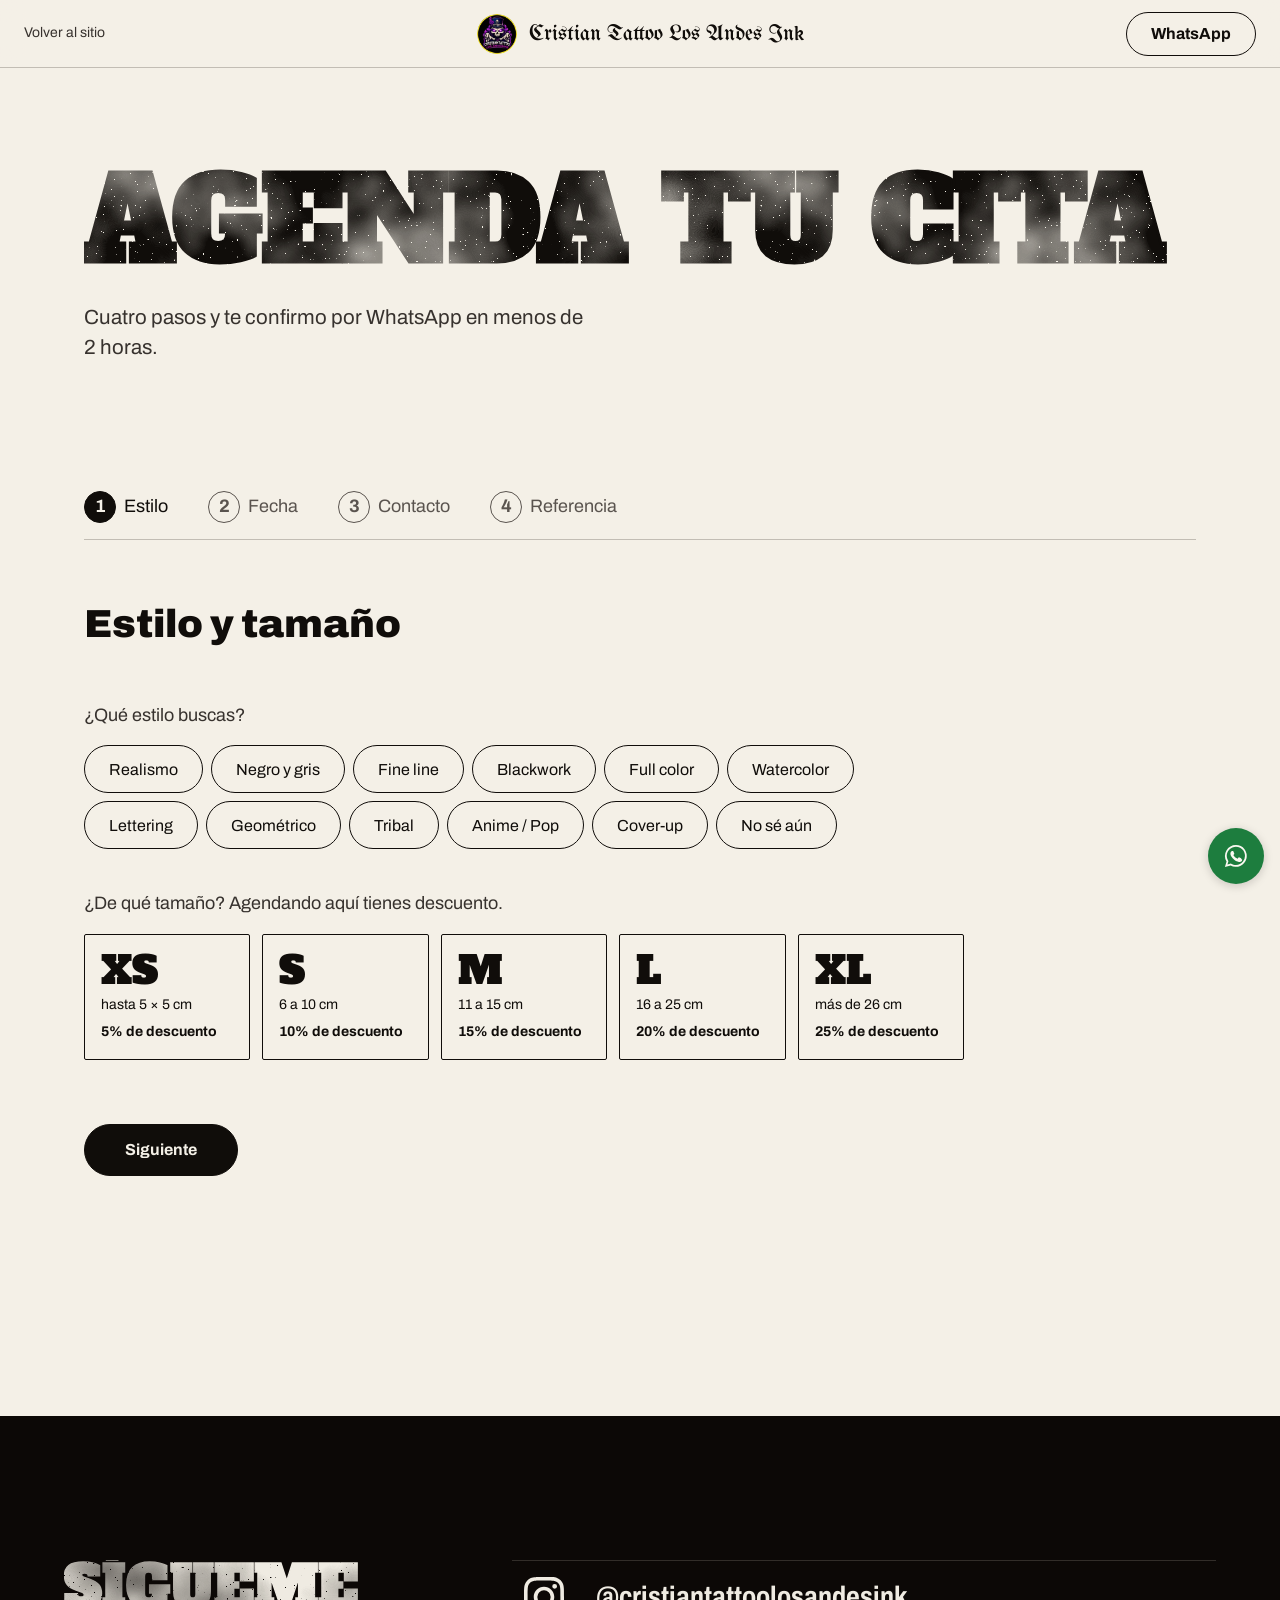
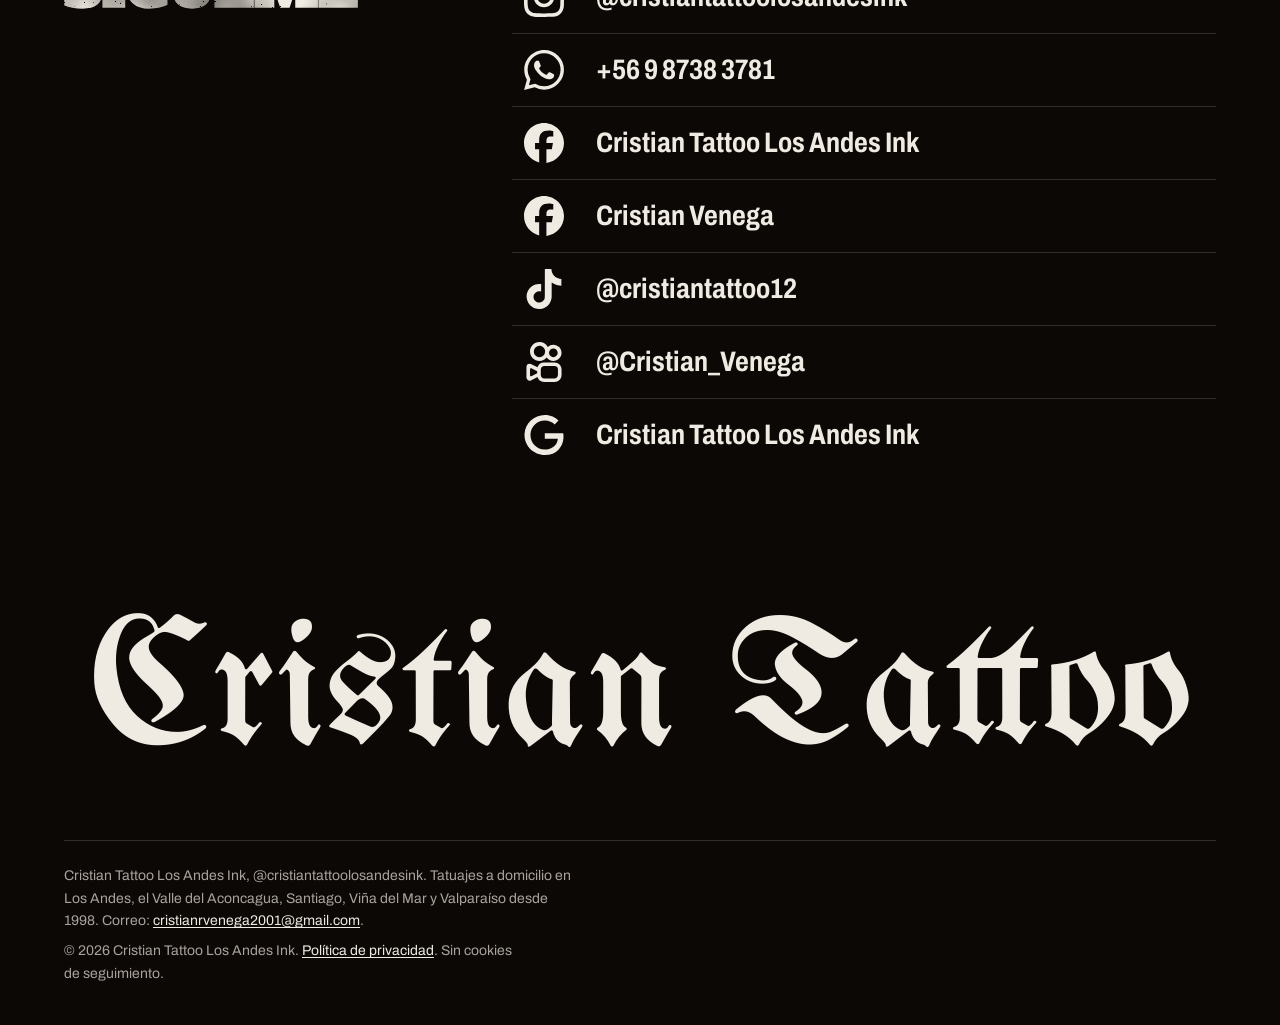
<file: agenda.html>
<!DOCTYPE html>
<html lang="es">
<head>
    <meta charset="UTF-8">
    <meta name="viewport" content="width=device-width, initial-scale=1.0, viewport-fit=cover">
    <title>Agendar cita | Cristian Tattoo Los Andes Ink</title>
    <meta name="description" content="Agenda tu tatuaje a domicilio en Los Andes, el Valle del Aconcagua, Santiago, Viña del Mar o Valparaíso con Cristian Venega. Reserva en 4 pasos con descuento por agendar online.">
    <meta name="robots" content="index, follow">
    <meta name="theme-color" content="#f3efe6">
    <link rel="canonical" href="https://cristiantattoolosandesink.netlify.app/agenda.html">
    <link rel="icon" type="image/png" href="favicon.png">
    <link rel="apple-touch-icon" href="assets/marca/apple-touch-icon.png">
    <link rel="preconnect" href="https://fonts.googleapis.com">
    <link rel="preconnect" href="https://fonts.gstatic.com" crossorigin>
    <link rel="stylesheet" href="https://fonts.googleapis.com/css2?family=Alfa+Slab+One&family=Archivo:ital,wdth,wght@0,62..125,100..900;1,62..125,100..900&family=UnifrakturMaguntia&display=swap">
    <link rel="stylesheet" href="https://fonts.googleapis.com/css2?family=Grenze+Gotisch:wght@500&text=k&display=swap">
    <link rel="stylesheet" href="style.css?v=20261119e">
    <script>document.documentElement.classList.add("js");</script>
</head>
<body class="sub">
<a class="skip" href="#contenido">Saltar al contenido</a>
<header class="top">
  <a class="top-place top-back" href="index.html">Volver al sitio</a>
  <a class="brand" href="index.html" aria-label="Cristian Tattoo Los Andes Ink, inicio"><img src="assets/marca/logo-128.webp" alt="" width="128" height="128"><span>Cristian Tattoo <span class="brand-2">Los Andes In<span class="brand-k">k</span></span></span></a>
  <a class="btn btn--sm btn--line" href="https://wa.me/56987383781?text=Hola%20Cristian%2C%20vengo%20de%20tu%20p%C3%A1gina%20web%20y%20quiero%20hacer%20una%20consulta." target="_blank" rel="noopener">WhatsApp</a>
</header>

<main id="contenido" class="page">
  <section class="page-head">
    <h1>Agenda tu cita</h1>
    <p class="s-lead">Cuatro pasos y te confirmo por WhatsApp en menos de 2 horas.</p>
  </section>
  <section class="page-in">
    <ol class="ag-steps" aria-label="Pasos de la reserva">
      <li data-ind="1" aria-current="step"><b>1</b> Estilo</li><li data-ind="2"><b>2</b> Fecha</li><li data-ind="3"><b>3</b> Contacto</li><li data-ind="4"><b>4</b> Referencia</li>
    </ol>
    <form id="agendaForm" class="ag-form" name="Reservas_Detalladas" method="POST" action="/" data-netlify="true" netlify-honeypot="bot-field" enctype="multipart/form-data">
      <input type="hidden" name="form-name" value="Reservas_Detalladas">
      <p hidden><label>No llenar: <input name="bot-field" tabindex="-1" autocomplete="off"></label></p>

      <fieldset class="ag-panel is-active" data-step="1">
        <legend class="ag-title">Estilo y tamaño</legend>
        <p class="ag-q">¿Qué estilo buscas?</p>
        <div class="pick"><label class="pick-i"><input type="radio" name="Estilo" value="Realismo" required><span>Realismo</span></label><label class="pick-i"><input type="radio" name="Estilo" value="Negro y gris" required><span>Negro y gris</span></label><label class="pick-i"><input type="radio" name="Estilo" value="Fine line" required><span>Fine line</span></label><label class="pick-i"><input type="radio" name="Estilo" value="Blackwork" required><span>Blackwork</span></label><label class="pick-i"><input type="radio" name="Estilo" value="Full color" required><span>Full color</span></label><label class="pick-i"><input type="radio" name="Estilo" value="Watercolor" required><span>Watercolor</span></label><label class="pick-i"><input type="radio" name="Estilo" value="Lettering" required><span>Lettering</span></label><label class="pick-i"><input type="radio" name="Estilo" value="Geométrico" required><span>Geométrico</span></label><label class="pick-i"><input type="radio" name="Estilo" value="Tribal" required><span>Tribal</span></label><label class="pick-i"><input type="radio" name="Estilo" value="Anime / Pop" required><span>Anime / Pop</span></label><label class="pick-i"><input type="radio" name="Estilo" value="Cover-up" required><span>Cover-up</span></label><label class="pick-i"><input type="radio" name="Estilo" value="No sé aún" required><span>No sé aún</span></label></div>
        <p class="ag-q">¿De qué tamaño? Agendando aquí tienes descuento.</p>
        <div class="pick pick--size"><label class="pick-i pick-i--size"><input type="radio" name="Tamano" value="XS (hasta 5 × 5 cm) con 5% de descuento" data-sum="XS, hasta 5 × 5 cm" data-disc="5%" required><span><b>XS</b><small>hasta 5 × 5 cm</small><em>5% de descuento</em></span></label><label class="pick-i pick-i--size"><input type="radio" name="Tamano" value="S (6 a 10 cm) con 10% de descuento" data-sum="S, 6 a 10 cm" data-disc="10%" required><span><b>S</b><small>6 a 10 cm</small><em>10% de descuento</em></span></label><label class="pick-i pick-i--size"><input type="radio" name="Tamano" value="M (11 a 15 cm) con 15% de descuento" data-sum="M, 11 a 15 cm" data-disc="15%" required><span><b>M</b><small>11 a 15 cm</small><em>15% de descuento</em></span></label><label class="pick-i pick-i--size"><input type="radio" name="Tamano" value="L (16 a 25 cm) con 20% de descuento" data-sum="L, 16 a 25 cm" data-disc="20%" required><span><b>L</b><small>16 a 25 cm</small><em>20% de descuento</em></span></label><label class="pick-i pick-i--size"><input type="radio" name="Tamano" value="XL (más de 26 cm) con 25% de descuento" data-sum="XL, más de 26 cm" data-disc="25%" required><span><b>XL</b><small>más de 26 cm</small><em>25% de descuento</em></span></label></div>
        <div class="ag-nav"><button class="btn" type="button" data-go="2">Siguiente</button></div>
      </fieldset>

      <fieldset class="ag-panel" data-step="2">
        <legend class="ag-title">Fecha y zona</legend>
        <p class="ag-q">Elige tu fecha preferida. Te confirmo la disponibilidad por WhatsApp.</p>
        <div class="ag-fields">
          <label for="agFecha">Fecha y hora deseada<input type="datetime-local" id="agFecha" name="Fecha_Deseada" required></label>
          <label for="agZona">Zona del cuerpo<select id="agZona" name="Zona_Cuerpo" required><option value="">Elige una zona</option><option>Brazo / Antebrazo</option><option>Hombro</option><option>Pecho / Clavícula</option><option>Espalda</option><option>Costado / Costillas</option><option>Pierna / Gemelo</option><option>Tobillo / Pie</option><option>Muñeca</option><option>Cuello</option><option>Otro</option></select></label>
          <label for="agComuna">Comuna o ciudad<input id="agComuna" name="Comuna" autocomplete="address-level2" placeholder="Ej: Los Andes, San Felipe, Viña del Mar" maxlength="80"></label>
          <label for="agIdea">Tu idea<textarea id="agIdea" name="Descripcion_Idea" rows="4" required maxlength="1500" placeholder="Ej: un león en el antebrazo derecho, realismo con sombras oscuras"></textarea></label>
        </div>
        <div class="ag-nav"><button class="btn btn--line" type="button" data-go="1">Anterior</button><button class="btn" type="button" data-go="3">Siguiente</button></div>
      </fieldset>

      <fieldset class="ag-panel" data-step="3">
        <legend class="ag-title">Tus datos</legend>
        <p class="ag-q">Solo para confirmar y coordinar tu cita.</p>
        <div class="ag-fields">
          <label for="agNombre">Nombre y apellido<input id="agNombre" name="Nombre" autocomplete="name" required maxlength="80" placeholder="Juan Pérez"></label>
          <label for="agWA">WhatsApp<input type="tel" id="agWA" name="WhatsApp" inputmode="tel" autocomplete="tel" required maxlength="20" placeholder="+56 9 1234 5678"></label>
          <label for="agEmail">Correo (opcional)<input type="email" id="agEmail" name="Email" autocomplete="email" maxlength="120" placeholder="tucorreo@gmail.com"></label>
          <label class="consent" for="agConsent"><input type="checkbox" id="agConsent" name="Consentimiento" value="Acepto" required><span>Acepto que Cristian Tattoo use estos datos y la imagen que adjunte solo para responder mi solicitud, según la <a href="privacidad.html" target="_blank" rel="noopener">política de privacidad</a>. Puedo pedir que se borren cuando quiera.</span></label>
        </div>
        <div class="ag-nav"><button class="btn btn--line" type="button" data-go="2">Anterior</button><button class="btn" type="button" data-go="4">Siguiente</button></div>
      </fieldset>

      <fieldset class="ag-panel" data-step="4">
        <legend class="ag-title">Referencia</legend>
        <p class="ag-q">Una imagen de referencia ayuda mucho para tu diseño. Es opcional.</p>
        <label class="ag-file" for="fileInput"><span>Elige una imagen</span><small>JPG, PNG o WEBP, máximo 5 MB</small><input type="file" id="fileInput" name="Imagen_Referencia" accept="image/jpeg,image/png,image/webp"></label>
        <figure class="ag-preview" id="previewWrap" hidden><figcaption id="previewName"></figcaption></figure>
        <h2 class="ag-sumt">Tu reserva</h2>
        <dl class="ag-sum">
          <dt>Estilo</dt><dd id="sumEstilo">Sin elegir</dd>
          <dt>Tamaño</dt><dd id="sumTamano">Sin elegir</dd>
          <dt>Descuento</dt><dd id="sumDesc">Sin elegir</dd>
          <dt>Zona</dt><dd id="sumZona">Sin elegir</dd>
          <dt>Fecha</dt><dd id="sumFecha">Sin elegir</dd>
          <dt>Nombre</dt><dd id="sumNombre">Sin escribir</dd>
          <dt>WhatsApp</dt><dd id="sumWA">Sin escribir</dd>
        </dl>
        <div class="ag-nav ag-nav--last"><button class="btn btn--line" type="button" data-go="3">Anterior</button><button class="btn" type="submit" id="btnSubmit">Enviar reserva</button></div>
      </fieldset>
      <p class="form-msg" id="formMsg" role="alert" hidden></p>
    </form>
    <div class="form-ok" id="successBox" hidden tabindex="-1">
      <strong>Reserva enviada</strong>
      <p>Te escribo por WhatsApp en menos de 2 horas para confirmar tu cita.</p>
      <a class="btn" href="index.html">Volver al inicio</a>
    </div>
  </section>
</main>

<footer class="foot" id="redes">
  <div class="foot-in">
    <h2>Sígueme</h2>
    <ul class="redes">
        <li><a href="https://www.instagram.com/cristiantattoolosandesink/" target="_blank" rel="noopener"><svg class="r-ico" viewBox="0 0 24 24" width="40" height="40" aria-hidden="true" focusable="false"><path d="M7.0301.084c-1.2768.0602-2.1487.264-2.911.5634-.7888.3075-1.4575.72-2.1228 1.3877-.6652.6677-1.075 1.3368-1.3802 2.127-.2954.7638-.4956 1.6365-.552 2.914-.0564 1.2775-.0689 1.6882-.0626 4.947.0062 3.2586.0206 3.6671.0825 4.9473.061 1.2765.264 2.1482.5635 2.9107.308.7889.72 1.4573 1.388 2.1228.6679.6655 1.3365 1.0743 2.1285 1.38.7632.295 1.6361.4961 2.9134.552 1.2773.056 1.6884.069 4.9462.0627 3.2578-.0062 3.668-.0207 4.9478-.0814 1.28-.0607 2.147-.2652 2.9098-.5633.7889-.3086 1.4578-.72 2.1228-1.3881.665-.6682 1.0745-1.3378 1.3795-2.1284.2957-.7632.4966-1.636.552-2.9124.056-1.2809.0692-1.6898.063-4.948-.0063-3.2583-.021-3.6668-.0817-4.9465-.0607-1.2797-.264-2.1487-.5633-2.9117-.3084-.7889-.72-1.4568-1.3876-2.1228C21.2982 1.33 20.628.9208 19.8378.6165 19.074.321 18.2017.1197 16.9244.0645 15.6471.0093 15.236-.005 11.977.0014 8.718.0076 8.31.0215 7.0301.0839m.1402 21.6932c-1.17-.0509-1.8053-.2453-2.2287-.408-.5606-.216-.96-.4771-1.3819-.895-.422-.4178-.6811-.8186-.9-1.378-.1644-.4234-.3624-1.058-.4171-2.228-.0595-1.2645-.072-1.6442-.079-4.848-.007-3.2037.0053-3.583.0607-4.848.05-1.169.2456-1.805.408-2.2282.216-.5613.4762-.96.895-1.3816.4188-.4217.8184-.6814 1.3783-.9003.423-.1651 1.0575-.3614 2.227-.4171 1.2655-.06 1.6447-.072 4.848-.079 3.2033-.007 3.5835.005 4.8495.0608 1.169.0508 1.8053.2445 2.228.408.5608.216.96.4754 1.3816.895.4217.4194.6816.8176.9005 1.3787.1653.4217.3617 1.056.4169 2.2263.0602 1.2655.0739 1.645.0796 4.848.0058 3.203-.0055 3.5834-.061 4.848-.051 1.17-.245 1.8055-.408 2.2294-.216.5604-.4763.96-.8954 1.3814-.419.4215-.8181.6811-1.3783.9-.4224.1649-1.0577.3617-2.2262.4174-1.2656.0595-1.6448.072-4.8493.079-3.2045.007-3.5825-.006-4.848-.0608M16.953 5.5864A1.44 1.44 0 1 0 18.39 4.144a1.44 1.44 0 0 0-1.437 1.4424M5.8385 12.012c.0067 3.4032 2.7706 6.1557 6.173 6.1493 3.4026-.0065 6.157-2.7701 6.1506-6.1733-.0065-3.4032-2.771-6.1565-6.174-6.1498-3.403.0067-6.156 2.771-6.1496 6.1738M8 12.0077a4 4 0 1 1 4.008 3.9921A3.9996 3.9996 0 0 1 8 12.0077" fill="currentColor"/></svg><span class="visually-hidden">Instagram</span><b>@cristiantattoolosandesink</b></a></li>
        <li><a href="https://wa.me/56987383781?text=Hola%20Cristian%2C%20vengo%20de%20tu%20p%C3%A1gina%20web%20y%20quiero%20hacer%20una%20consulta." target="_blank" rel="noopener"><svg class="r-ico" viewBox="0 0 24 24" width="40" height="40" aria-hidden="true" focusable="false"><path d="M17.472 14.382c-.297-.149-1.758-.867-2.03-.967-.273-.099-.471-.148-.67.15-.197.297-.767.966-.94 1.164-.173.199-.347.223-.644.075-.297-.15-1.255-.463-2.39-1.475-.883-.788-1.48-1.761-1.653-2.059-.173-.297-.018-.458.13-.606.134-.133.298-.347.446-.52.149-.174.198-.298.298-.497.099-.198.05-.371-.025-.52-.075-.149-.669-1.612-.916-2.207-.242-.579-.487-.5-.669-.51-.173-.008-.371-.01-.57-.01-.198 0-.52.074-.792.372-.272.297-1.04 1.016-1.04 2.479 0 1.462 1.065 2.875 1.213 3.074.149.198 2.096 3.2 5.077 4.487.709.306 1.262.489 1.694.625.712.227 1.36.195 1.871.118.571-.085 1.758-.719 2.006-1.413.248-.694.248-1.289.173-1.413-.074-.124-.272-.198-.57-.347m-5.421 7.403h-.004a9.87 9.87 0 01-5.031-1.378l-.361-.214-3.741.982.998-3.648-.235-.374a9.86 9.86 0 01-1.51-5.26c.001-5.45 4.436-9.884 9.888-9.884 2.64 0 5.122 1.03 6.988 2.898a9.825 9.825 0 012.893 6.994c-.003 5.45-4.437 9.884-9.885 9.884m8.413-18.297A11.815 11.815 0 0012.05 0C5.495 0 .16 5.335.157 11.892c0 2.096.547 4.142 1.588 5.945L.057 24l6.305-1.654a11.882 11.882 0 005.683 1.448h.005c6.554 0 11.89-5.335 11.893-11.893a11.821 11.821 0 00-3.48-8.413Z" fill="currentColor"/></svg><span class="visually-hidden">WhatsApp</span><b>+56 9 8738 3781</b></a></li>
        <li><a href="https://www.facebook.com/cristiantattoolosandesink/" target="_blank" rel="noopener"><svg class="r-ico" viewBox="0 0 24 24" width="40" height="40" aria-hidden="true" focusable="false"><path d="M9.101 23.691v-7.98H6.627v-3.667h2.474v-1.58c0-4.085 1.848-5.978 5.858-5.978.401 0 .955.042 1.468.103a8.68 8.68 0 0 1 1.141.195v3.325a8.623 8.623 0 0 0-.653-.036 26.805 26.805 0 0 0-.733-.009c-.707 0-1.259.096-1.675.309a1.686 1.686 0 0 0-.679.622c-.258.42-.374.995-.374 1.752v1.297h3.919l-.386 2.103-.287 1.564h-3.246v8.245C19.396 23.238 24 18.179 24 12.044c0-6.627-5.373-12-12-12s-12 5.373-12 12c0 5.628 3.874 10.35 9.101 11.647Z" fill="currentColor"/></svg><span class="visually-hidden">Facebook, página</span><b>Cristian Tattoo Los Andes Ink</b></a></li>
        <li><a href="https://www.facebook.com/cristian.venega.71" target="_blank" rel="noopener"><svg class="r-ico" viewBox="0 0 24 24" width="40" height="40" aria-hidden="true" focusable="false"><path d="M9.101 23.691v-7.98H6.627v-3.667h2.474v-1.58c0-4.085 1.848-5.978 5.858-5.978.401 0 .955.042 1.468.103a8.68 8.68 0 0 1 1.141.195v3.325a8.623 8.623 0 0 0-.653-.036 26.805 26.805 0 0 0-.733-.009c-.707 0-1.259.096-1.675.309a1.686 1.686 0 0 0-.679.622c-.258.42-.374.995-.374 1.752v1.297h3.919l-.386 2.103-.287 1.564h-3.246v8.245C19.396 23.238 24 18.179 24 12.044c0-6.627-5.373-12-12-12s-12 5.373-12 12c0 5.628 3.874 10.35 9.101 11.647Z" fill="currentColor"/></svg><span class="visually-hidden">Facebook, perfil</span><b>Cristian Venega</b></a></li>
        <li><a href="https://www.tiktok.com/@cristiantattoo12" target="_blank" rel="noopener"><svg class="r-ico" viewBox="0 0 24 24" width="40" height="40" aria-hidden="true" focusable="false"><path d="M12.525.02c1.31-.02 2.61-.01 3.91-.02.08 1.53.63 3.09 1.75 4.17 1.12 1.11 2.7 1.62 4.24 1.79v4.03c-1.44-.05-2.89-.35-4.2-.97-.57-.26-1.1-.59-1.62-.93-.01 2.92.01 5.84-.02 8.75-.08 1.4-.54 2.79-1.35 3.94-1.31 1.92-3.58 3.17-5.91 3.21-1.43.08-2.86-.31-4.08-1.03-2.02-1.19-3.44-3.37-3.65-5.71-.02-.5-.03-1-.01-1.49.18-1.9 1.12-3.72 2.58-4.96 1.66-1.44 3.98-2.13 6.15-1.72.02 1.48-.04 2.96-.04 4.44-.99-.32-2.15-.23-3.02.37-.63.41-1.11 1.04-1.36 1.75-.21.51-.15 1.07-.14 1.61.24 1.64 1.82 3.02 3.5 2.87 1.12-.01 2.19-.66 2.77-1.61.19-.33.4-.67.41-1.06.1-1.79.06-3.57.07-5.36.01-4.03-.01-8.05.02-12.07z" fill="currentColor"/></svg><span class="visually-hidden">TikTok</span><b>@cristiantattoo12</b></a></li>
        <li><a href="https://kwai-video.com/u/@Cristian_Venega/qmy1CaWo" target="_blank" rel="noopener"><svg class="r-ico" viewBox="0 0 24 24" width="40" height="40" aria-hidden="true" focusable="false"><path d="M18.315 12.264c2.33 0 4.218 1.88 4.218 4.2V19.8c0 2.32-1.888 4.2-4.218 4.2h-6.202a4.218 4.218 0 0 1-4.023-2.938l-3.676 1.833a2.04 2.04 0 0 1-2.731-.903 2.015 2.015 0 0 1-.216-.907v-5.94a2.03 2.03 0 0 1 2.035-2.024 2.044 2.044 0 0 1 .919.218l3.673 1.85a4.218 4.218 0 0 1 4.02-2.925zm-.062 2.162h-6.078c-1.153 0-2.09.921-2.108 2.065v3.247c0 1.148.925 2.081 2.073 2.1h6.113c1.153 0 2.09-.922 2.109-2.065v-3.247a2.104 2.104 0 0 0-2.074-2.1zM4.18 15.72a.554.554 0 0 0-.555.542v3.734a.556.556 0 0 0 .798.496l.01-.004 3.463-1.756V17.51l-3.467-1.73a.557.557 0 0 0-.249-.06zM9.28 0a5.667 5.667 0 0 1 4.98 2.965 4.921 4.921 0 0 1 3.36-1.317c2.714 0 4.913 2.177 4.913 4.863 0 2.686-2.2 4.863-4.912 4.863a4.921 4.921 0 0 1-3.996-2.034 5.651 5.651 0 0 1-4.345 2.034c-3.131 0-5.67-2.546-5.67-5.687C3.61 2.546 6.149 0 9.28 0Zm8.34 3.926c-1.441 0-2.61 1.157-2.61 2.585s1.169 2.585 2.61 2.585c1.443 0 2.612-1.157 2.612-2.585s-1.169-2.585-2.611-2.585zM9.28 2.287a3.395 3.395 0 0 0-3.39 3.4c0 1.877 1.518 3.4 3.39 3.4a3.395 3.395 0 0 0 3.39-3.4c0-1.878-1.518-3.4-3.39-3.4z" fill="currentColor"/></svg><span class="visually-hidden">Kwai</span><b>@Cristian_Venega</b></a></li>
        <li><a href="https://www.google.com/search?q=Cristian+Tattoo+Los+Andes+Ink" target="_blank" rel="noopener"><svg class="r-ico" viewBox="0 0 24 24" width="40" height="40" aria-hidden="true" focusable="false"><path d="M12.48 10.92v3.28h7.84c-.24 1.84-.853 3.187-1.787 4.133-1.147 1.147-2.933 2.4-6.053 2.4-4.827 0-8.6-3.893-8.6-8.72s3.773-8.72 8.6-8.72c2.6 0 4.507 1.027 5.907 2.347l2.307-2.307C18.747 1.44 16.133 0 12.48 0 5.867 0 .307 5.387.307 12s5.56 12 12.173 12c3.573 0 6.267-1.173 8.373-3.36 2.16-2.16 2.84-5.213 2.84-7.667 0-.76-.053-1.467-.173-2.053H12.48z" fill="currentColor"/></svg><span class="visually-hidden">Google</span><b>Cristian Tattoo Los Andes Ink</b></a></li>
      </ul>
  </div>
  <p class="mega" aria-hidden="true">Cristian Tattoo</p>
  <div class="foot-base">
    <p>Cristian Tattoo Los Andes Ink, @cristiantattoolosandesink. Tatuajes a domicilio en Los Andes, el Valle del Aconcagua, Santiago, Viña del Mar y Valparaíso desde 1998. Correo: <a class="js-mail" data-u="cristianrvenega2001" data-d="gmail.com" href="agenda.html">Escríbeme por correo</a>.</p>
    <p>© 2026 Cristian Tattoo Los Andes Ink. <a href="privacidad.html">Política de privacidad</a>. Sin cookies de seguimiento.</p>
  </div>
</footer>

<a class="wa-float" href="https://wa.me/56987383781?text=Hola%20Cristian%2C%20vengo%20de%20tu%20p%C3%A1gina%20web%20y%20quiero%20hacer%20una%20consulta." target="_blank" rel="noopener" aria-label="Escríbeme por WhatsApp"><svg viewBox="0 0 24 24" width="28" height="28" aria-hidden="true"><path fill="currentColor" d="M12 2.5a9.4 9.4 0 0 0-8.1 14.2L2.5 21.5l4.9-1.3A9.4 9.4 0 1 0 12 2.5zm0 17.2c-1.5 0-2.9-.4-4.1-1.1l-.3-.2-2.9.8.8-2.8-.2-.3A7.8 7.8 0 1 1 12 19.7zm4.3-5.8c-.2-.1-1.4-.7-1.6-.8-.2-.1-.4-.1-.5.1l-.7.9c-.1.2-.3.2-.5.1a6.4 6.4 0 0 1-3.2-2.8c-.2-.4.2-.4.7-1.2.1-.2 0-.3 0-.4l-.7-1.7c-.2-.4-.4-.4-.5-.4h-.5a.9.9 0 0 0-.7.3 2.8 2.8 0 0 0-.9 2.1c0 1.2.9 2.4 1 2.6.1.2 1.8 2.7 4.3 3.8 1.6.7 2.2.7 3 .6.5-.1 1.4-.6 1.6-1.1.2-.6.2-1 .1-1.1l-.4-.1z"/></svg></a>
<script src="pages.js?v=20261119e"></script>
</body>
</html>
</file>
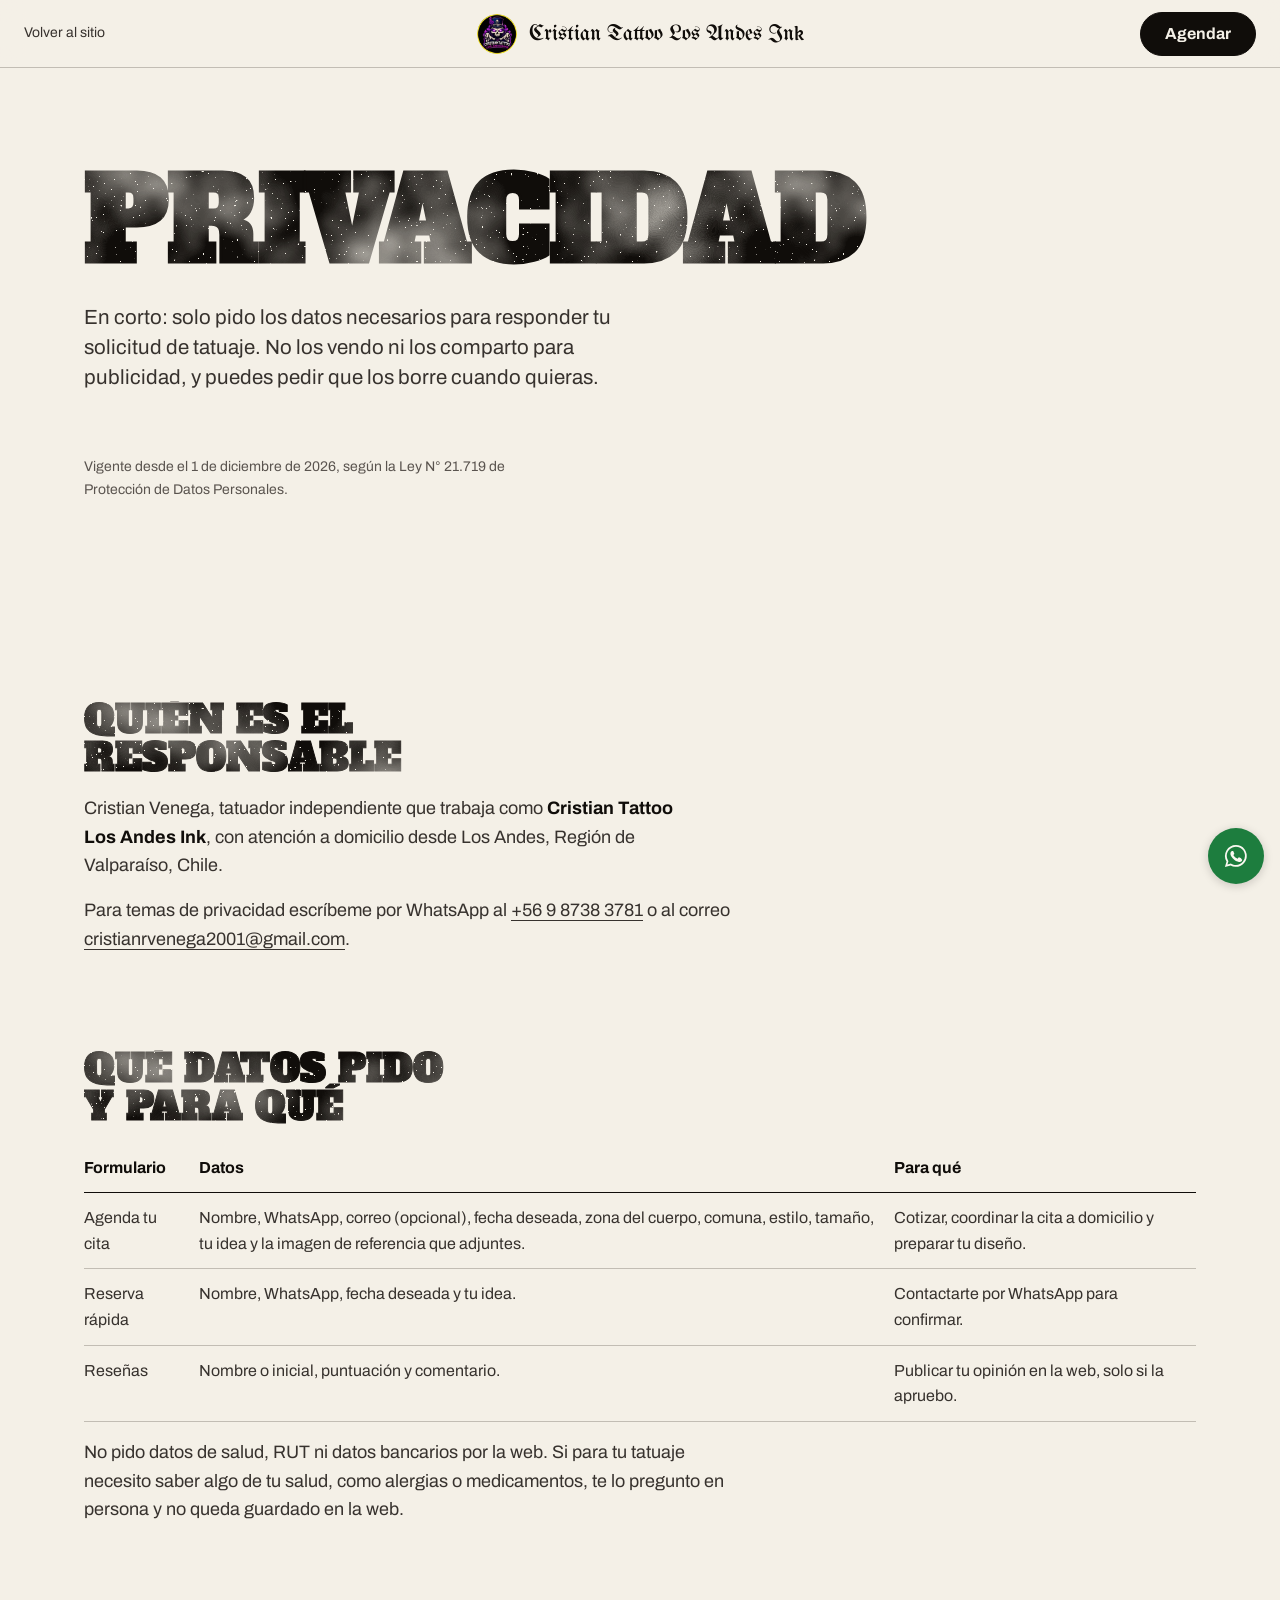
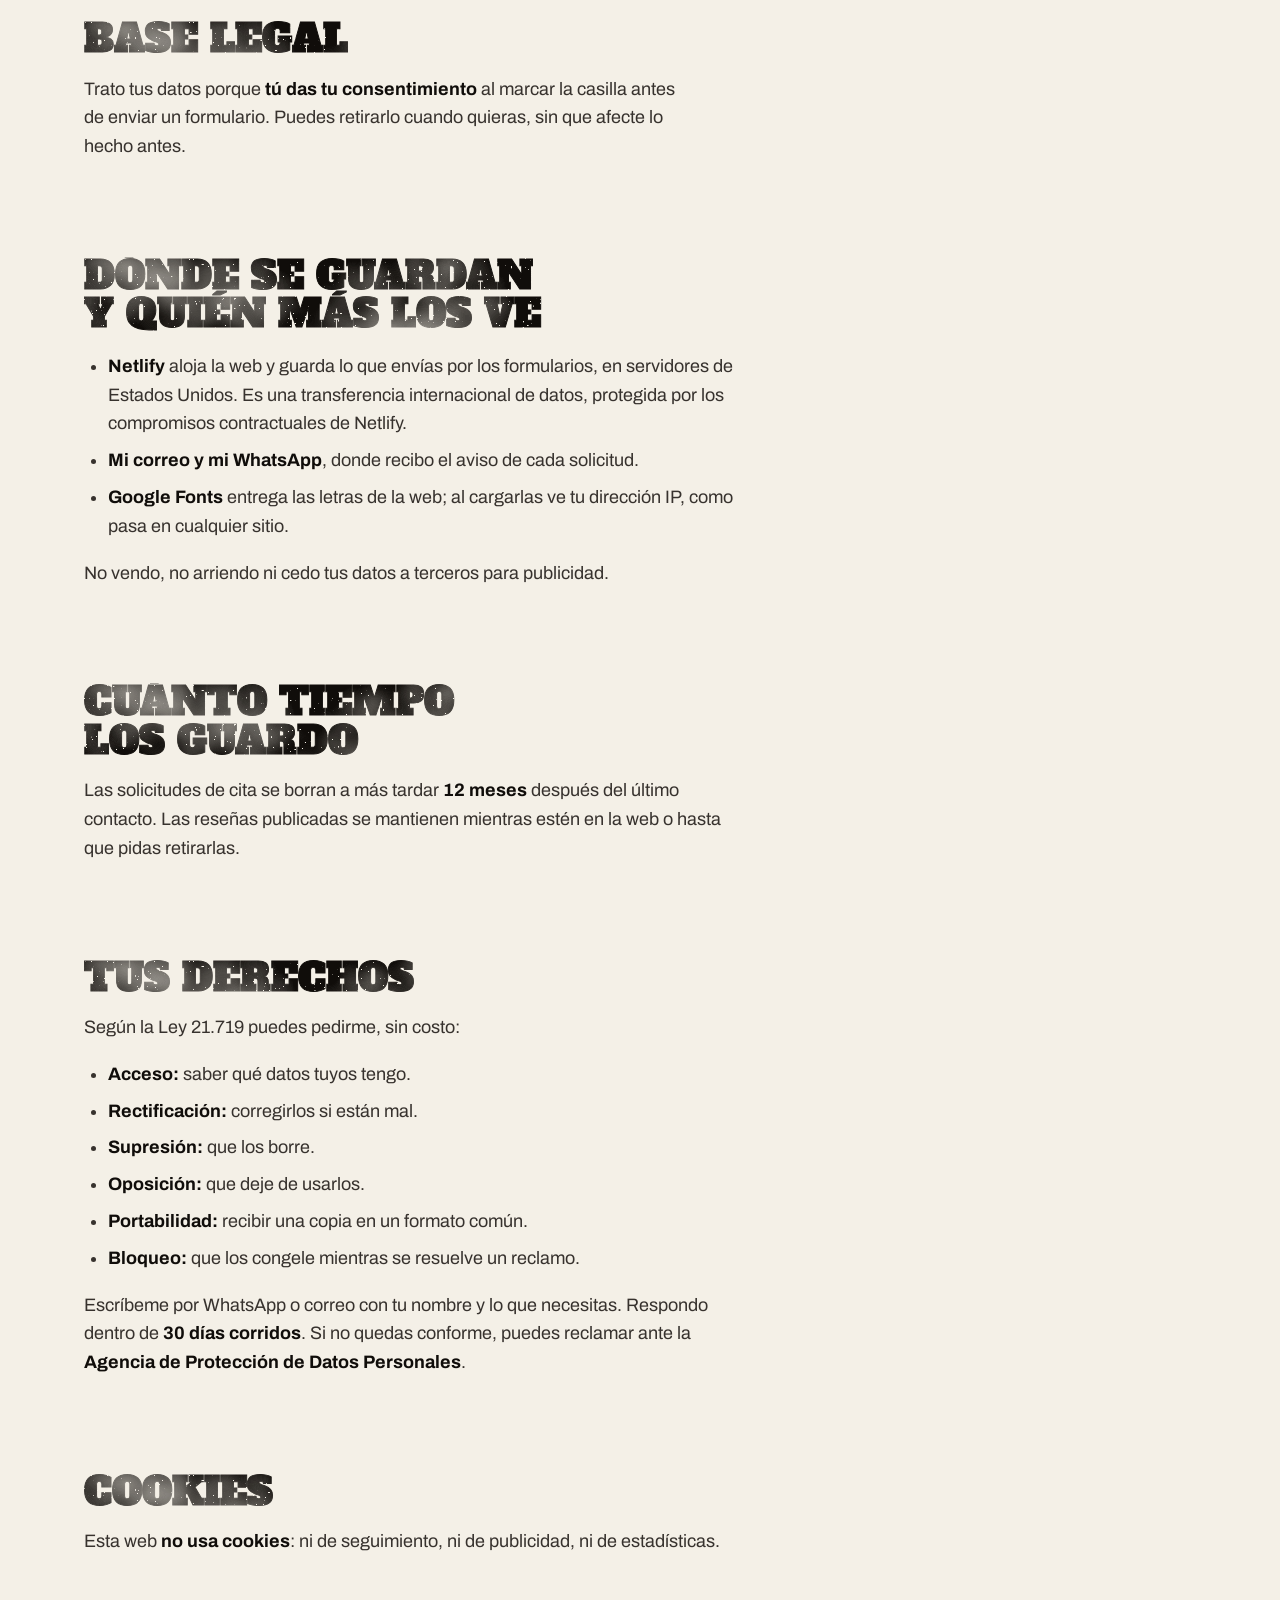
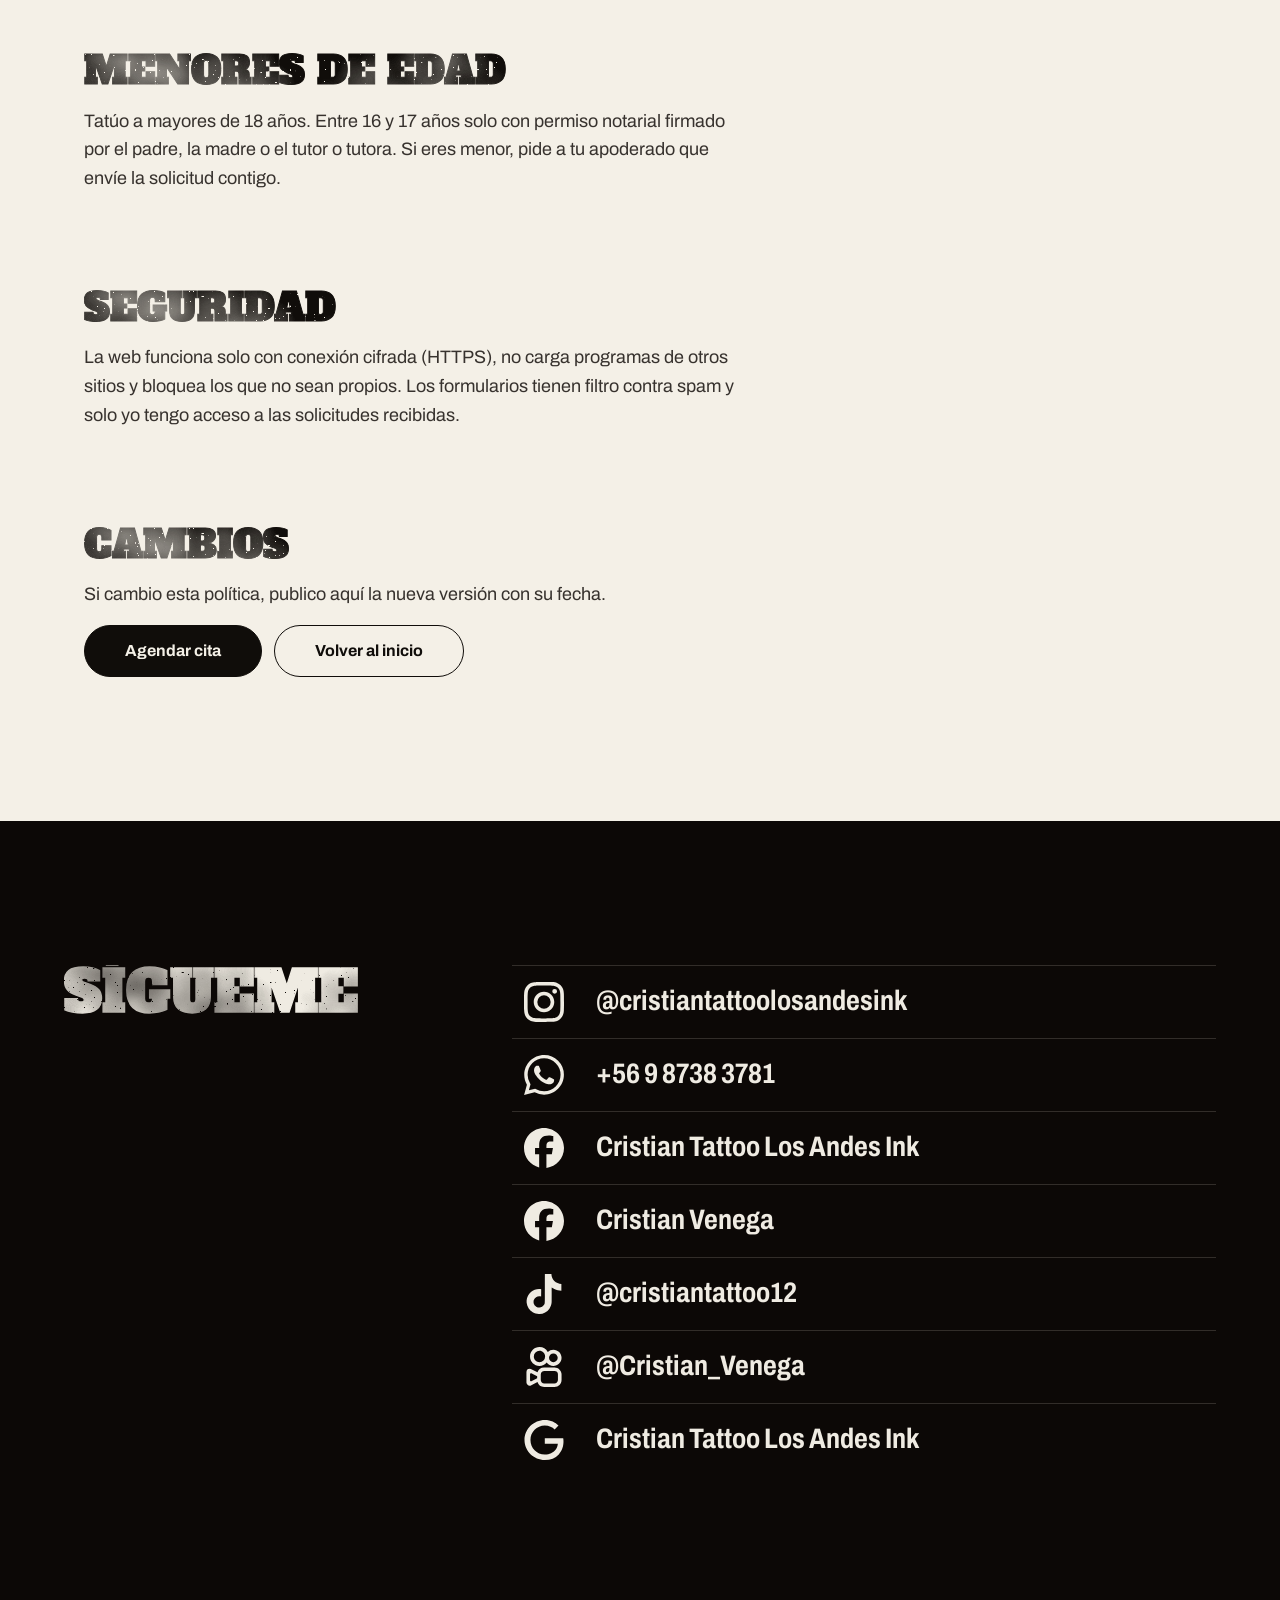
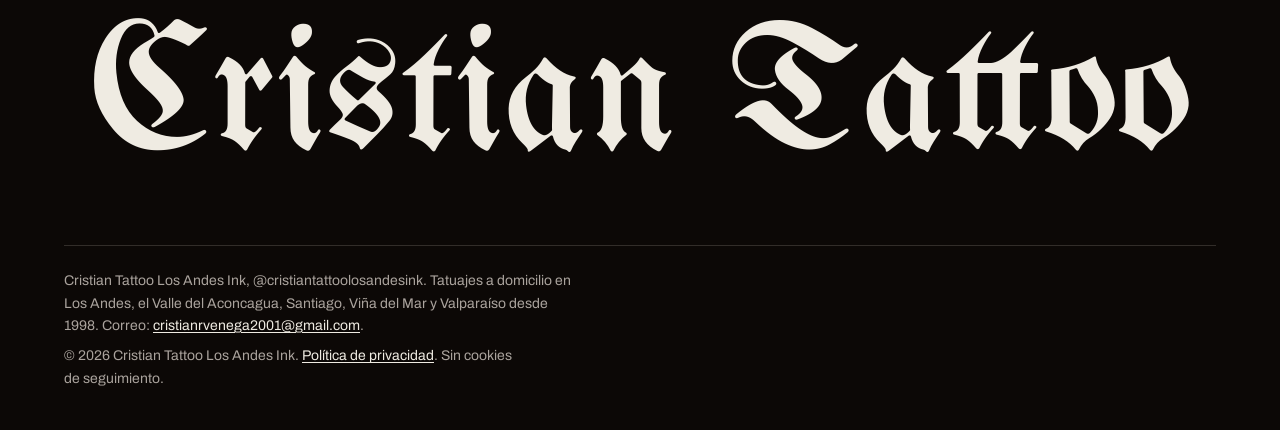
<file: privacidad.html>
<!DOCTYPE html>
<html lang="es">
<head>
    <meta charset="UTF-8">
    <meta name="viewport" content="width=device-width, initial-scale=1.0, viewport-fit=cover">
    <title>Política de privacidad | Cristian Tattoo Los Andes Ink</title>
    <meta name="description" content="Cómo Cristian Tattoo Los Andes Ink trata los datos de quienes agendan o dejan reseñas, y cómo ejercer tus derechos según la Ley 21.719.">
    <meta name="robots" content="index, follow">
    <meta name="theme-color" content="#f3efe6">
    <link rel="canonical" href="https://cristiantattoolosandesink.netlify.app/privacidad.html">
    <link rel="icon" type="image/png" href="favicon.png">
    <link rel="apple-touch-icon" href="assets/marca/apple-touch-icon.png">
    <link rel="preconnect" href="https://fonts.googleapis.com">
    <link rel="preconnect" href="https://fonts.gstatic.com" crossorigin>
    <link rel="stylesheet" href="https://fonts.googleapis.com/css2?family=Alfa+Slab+One&family=Archivo:ital,wdth,wght@0,62..125,100..900;1,62..125,100..900&family=UnifrakturMaguntia&display=swap">
    <link rel="stylesheet" href="https://fonts.googleapis.com/css2?family=Grenze+Gotisch:wght@500&text=k&display=swap">
    <link rel="stylesheet" href="style.css?v=20261119e">
    <script>document.documentElement.classList.add("js");</script>
</head>
<body class="sub">
<a class="skip" href="#contenido">Saltar al contenido</a>
<header class="top">
  <a class="top-place top-back" href="index.html">Volver al sitio</a>
  <a class="brand" href="index.html" aria-label="Cristian Tattoo Los Andes Ink, inicio"><img src="assets/marca/logo-128.webp" alt="" width="128" height="128"><span>Cristian Tattoo <span class="brand-2">Los Andes In<span class="brand-k">k</span></span></span></a>
  <a class="btn btn--sm" href="agenda.html">Agendar</a>
</header>

<main id="contenido" class="page">
  <section class="page-head">
    <h1>Privacidad</h1>
    <p class="s-lead">En corto: solo pido los datos necesarios para responder tu solicitud de tatuaje. No los vendo ni los comparto para publicidad, y puedes pedir que los borre cuando quieras.</p>
    <p class="s-note">Vigente desde el 1 de diciembre de 2026, según la Ley N° 21.719 de Protección de Datos Personales.</p>
  </section>
  <section class="page-in prose">
    <h2>Quién es el responsable</h2>
    <p>Cristian Venega, tatuador independiente que trabaja como <strong>Cristian Tattoo Los Andes Ink</strong>, con atención a domicilio desde Los Andes, Región de Valparaíso, Chile.</p>
    <p>Para temas de privacidad escríbeme por WhatsApp al <a href="https://wa.me/56987383781">+56 9 8738 3781</a> o al correo <a class="js-mail" data-u="cristianrvenega2001" data-d="gmail.com" href="https://wa.me/56987383781">escríbeme por WhatsApp</a>.</p>

    <h2>Qué datos pido y para qué</h2>
    <div class="table-wrap"><table>
      <thead><tr><th scope="col">Formulario</th><th scope="col">Datos</th><th scope="col">Para qué</th></tr></thead>
      <tbody>
        <tr><td>Agenda tu cita</td><td>Nombre, WhatsApp, correo (opcional), fecha deseada, zona del cuerpo, comuna, estilo, tamaño, tu idea y la imagen de referencia que adjuntes.</td><td>Cotizar, coordinar la cita a domicilio y preparar tu diseño.</td></tr>
        <tr><td>Reserva rápida</td><td>Nombre, WhatsApp, fecha deseada y tu idea.</td><td>Contactarte por WhatsApp para confirmar.</td></tr>
        <tr><td>Reseñas</td><td>Nombre o inicial, puntuación y comentario.</td><td>Publicar tu opinión en la web, solo si la apruebo.</td></tr>
      </tbody>
    </table></div>
    <p>No pido datos de salud, RUT ni datos bancarios por la web. Si para tu tatuaje necesito saber algo de tu salud, como alergias o medicamentos, te lo pregunto en persona y no queda guardado en la web.</p>

    <h2>Base legal</h2>
    <p>Trato tus datos porque <strong>tú das tu consentimiento</strong> al marcar la casilla antes de enviar un formulario. Puedes retirarlo cuando quieras, sin que afecte lo hecho antes.</p>

    <h2>Dónde se guardan y quién más los ve</h2>
    <ul>
      <li><strong>Netlify</strong> aloja la web y guarda lo que envías por los formularios, en servidores de Estados Unidos. Es una transferencia internacional de datos, protegida por los compromisos contractuales de Netlify.</li>
      <li><strong>Mi correo y mi WhatsApp</strong>, donde recibo el aviso de cada solicitud.</li>
      <li><strong>Google Fonts</strong> entrega las letras de la web; al cargarlas ve tu dirección IP, como pasa en cualquier sitio.</li>
    </ul>
    <p>No vendo, no arriendo ni cedo tus datos a terceros para publicidad.</p>

    <h2>Cuánto tiempo los guardo</h2>
    <p>Las solicitudes de cita se borran a más tardar <strong>12 meses</strong> después del último contacto. Las reseñas publicadas se mantienen mientras estén en la web o hasta que pidas retirarlas.</p>

    <h2>Tus derechos</h2>
    <p>Según la Ley 21.719 puedes pedirme, sin costo:</p>
    <ul>
      <li><strong>Acceso:</strong> saber qué datos tuyos tengo.</li>
      <li><strong>Rectificación:</strong> corregirlos si están mal.</li>
      <li><strong>Supresión:</strong> que los borre.</li>
      <li><strong>Oposición:</strong> que deje de usarlos.</li>
      <li><strong>Portabilidad:</strong> recibir una copia en un formato común.</li>
      <li><strong>Bloqueo:</strong> que los congele mientras se resuelve un reclamo.</li>
    </ul>
    <p>Escríbeme por WhatsApp o correo con tu nombre y lo que necesitas. Respondo dentro de <strong>30 días corridos</strong>. Si no quedas conforme, puedes reclamar ante la <strong>Agencia de Protección de Datos Personales</strong>.</p>

    <h2>Cookies</h2>
    <p>Esta web <strong>no usa cookies</strong>: ni de seguimiento, ni de publicidad, ni de estadísticas.</p>

    <h2>Menores de edad</h2>
    <p>Tatúo a mayores de 18 años. Entre 16 y 17 años solo con permiso notarial firmado por el padre, la madre o el tutor o tutora. Si eres menor, pide a tu apoderado que envíe la solicitud contigo.</p>

    <h2>Seguridad</h2>
    <p>La web funciona solo con conexión cifrada (HTTPS), no carga programas de otros sitios y bloquea los que no sean propios. Los formularios tienen filtro contra spam y solo yo tengo acceso a las solicitudes recibidas.</p>

    <h2>Cambios</h2>
    <p>Si cambio esta política, publico aquí la nueva versión con su fecha.</p>
    <p class="prose-end"><a class="btn" href="agenda.html">Agendar cita</a><a class="btn btn--line" href="index.html">Volver al inicio</a></p>
  </section>
</main>

<footer class="foot" id="redes">
  <div class="foot-in">
    <h2>Sígueme</h2>
    <ul class="redes">
        <li><a href="https://www.instagram.com/cristiantattoolosandesink/" target="_blank" rel="noopener"><svg class="r-ico" viewBox="0 0 24 24" width="40" height="40" aria-hidden="true" focusable="false"><path d="M7.0301.084c-1.2768.0602-2.1487.264-2.911.5634-.7888.3075-1.4575.72-2.1228 1.3877-.6652.6677-1.075 1.3368-1.3802 2.127-.2954.7638-.4956 1.6365-.552 2.914-.0564 1.2775-.0689 1.6882-.0626 4.947.0062 3.2586.0206 3.6671.0825 4.9473.061 1.2765.264 2.1482.5635 2.9107.308.7889.72 1.4573 1.388 2.1228.6679.6655 1.3365 1.0743 2.1285 1.38.7632.295 1.6361.4961 2.9134.552 1.2773.056 1.6884.069 4.9462.0627 3.2578-.0062 3.668-.0207 4.9478-.0814 1.28-.0607 2.147-.2652 2.9098-.5633.7889-.3086 1.4578-.72 2.1228-1.3881.665-.6682 1.0745-1.3378 1.3795-2.1284.2957-.7632.4966-1.636.552-2.9124.056-1.2809.0692-1.6898.063-4.948-.0063-3.2583-.021-3.6668-.0817-4.9465-.0607-1.2797-.264-2.1487-.5633-2.9117-.3084-.7889-.72-1.4568-1.3876-2.1228C21.2982 1.33 20.628.9208 19.8378.6165 19.074.321 18.2017.1197 16.9244.0645 15.6471.0093 15.236-.005 11.977.0014 8.718.0076 8.31.0215 7.0301.0839m.1402 21.6932c-1.17-.0509-1.8053-.2453-2.2287-.408-.5606-.216-.96-.4771-1.3819-.895-.422-.4178-.6811-.8186-.9-1.378-.1644-.4234-.3624-1.058-.4171-2.228-.0595-1.2645-.072-1.6442-.079-4.848-.007-3.2037.0053-3.583.0607-4.848.05-1.169.2456-1.805.408-2.2282.216-.5613.4762-.96.895-1.3816.4188-.4217.8184-.6814 1.3783-.9003.423-.1651 1.0575-.3614 2.227-.4171 1.2655-.06 1.6447-.072 4.848-.079 3.2033-.007 3.5835.005 4.8495.0608 1.169.0508 1.8053.2445 2.228.408.5608.216.96.4754 1.3816.895.4217.4194.6816.8176.9005 1.3787.1653.4217.3617 1.056.4169 2.2263.0602 1.2655.0739 1.645.0796 4.848.0058 3.203-.0055 3.5834-.061 4.848-.051 1.17-.245 1.8055-.408 2.2294-.216.5604-.4763.96-.8954 1.3814-.419.4215-.8181.6811-1.3783.9-.4224.1649-1.0577.3617-2.2262.4174-1.2656.0595-1.6448.072-4.8493.079-3.2045.007-3.5825-.006-4.848-.0608M16.953 5.5864A1.44 1.44 0 1 0 18.39 4.144a1.44 1.44 0 0 0-1.437 1.4424M5.8385 12.012c.0067 3.4032 2.7706 6.1557 6.173 6.1493 3.4026-.0065 6.157-2.7701 6.1506-6.1733-.0065-3.4032-2.771-6.1565-6.174-6.1498-3.403.0067-6.156 2.771-6.1496 6.1738M8 12.0077a4 4 0 1 1 4.008 3.9921A3.9996 3.9996 0 0 1 8 12.0077" fill="currentColor"/></svg><span class="visually-hidden">Instagram</span><b>@cristiantattoolosandesink</b></a></li>
        <li><a href="https://wa.me/56987383781?text=Hola%20Cristian%2C%20vengo%20de%20tu%20p%C3%A1gina%20web%20y%20quiero%20hacer%20una%20consulta." target="_blank" rel="noopener"><svg class="r-ico" viewBox="0 0 24 24" width="40" height="40" aria-hidden="true" focusable="false"><path d="M17.472 14.382c-.297-.149-1.758-.867-2.03-.967-.273-.099-.471-.148-.67.15-.197.297-.767.966-.94 1.164-.173.199-.347.223-.644.075-.297-.15-1.255-.463-2.39-1.475-.883-.788-1.48-1.761-1.653-2.059-.173-.297-.018-.458.13-.606.134-.133.298-.347.446-.52.149-.174.198-.298.298-.497.099-.198.05-.371-.025-.52-.075-.149-.669-1.612-.916-2.207-.242-.579-.487-.5-.669-.51-.173-.008-.371-.01-.57-.01-.198 0-.52.074-.792.372-.272.297-1.04 1.016-1.04 2.479 0 1.462 1.065 2.875 1.213 3.074.149.198 2.096 3.2 5.077 4.487.709.306 1.262.489 1.694.625.712.227 1.36.195 1.871.118.571-.085 1.758-.719 2.006-1.413.248-.694.248-1.289.173-1.413-.074-.124-.272-.198-.57-.347m-5.421 7.403h-.004a9.87 9.87 0 01-5.031-1.378l-.361-.214-3.741.982.998-3.648-.235-.374a9.86 9.86 0 01-1.51-5.26c.001-5.45 4.436-9.884 9.888-9.884 2.64 0 5.122 1.03 6.988 2.898a9.825 9.825 0 012.893 6.994c-.003 5.45-4.437 9.884-9.885 9.884m8.413-18.297A11.815 11.815 0 0012.05 0C5.495 0 .16 5.335.157 11.892c0 2.096.547 4.142 1.588 5.945L.057 24l6.305-1.654a11.882 11.882 0 005.683 1.448h.005c6.554 0 11.89-5.335 11.893-11.893a11.821 11.821 0 00-3.48-8.413Z" fill="currentColor"/></svg><span class="visually-hidden">WhatsApp</span><b>+56 9 8738 3781</b></a></li>
        <li><a href="https://www.facebook.com/cristiantattoolosandesink/" target="_blank" rel="noopener"><svg class="r-ico" viewBox="0 0 24 24" width="40" height="40" aria-hidden="true" focusable="false"><path d="M9.101 23.691v-7.98H6.627v-3.667h2.474v-1.58c0-4.085 1.848-5.978 5.858-5.978.401 0 .955.042 1.468.103a8.68 8.68 0 0 1 1.141.195v3.325a8.623 8.623 0 0 0-.653-.036 26.805 26.805 0 0 0-.733-.009c-.707 0-1.259.096-1.675.309a1.686 1.686 0 0 0-.679.622c-.258.42-.374.995-.374 1.752v1.297h3.919l-.386 2.103-.287 1.564h-3.246v8.245C19.396 23.238 24 18.179 24 12.044c0-6.627-5.373-12-12-12s-12 5.373-12 12c0 5.628 3.874 10.35 9.101 11.647Z" fill="currentColor"/></svg><span class="visually-hidden">Facebook, página</span><b>Cristian Tattoo Los Andes Ink</b></a></li>
        <li><a href="https://www.facebook.com/cristian.venega.71" target="_blank" rel="noopener"><svg class="r-ico" viewBox="0 0 24 24" width="40" height="40" aria-hidden="true" focusable="false"><path d="M9.101 23.691v-7.98H6.627v-3.667h2.474v-1.58c0-4.085 1.848-5.978 5.858-5.978.401 0 .955.042 1.468.103a8.68 8.68 0 0 1 1.141.195v3.325a8.623 8.623 0 0 0-.653-.036 26.805 26.805 0 0 0-.733-.009c-.707 0-1.259.096-1.675.309a1.686 1.686 0 0 0-.679.622c-.258.42-.374.995-.374 1.752v1.297h3.919l-.386 2.103-.287 1.564h-3.246v8.245C19.396 23.238 24 18.179 24 12.044c0-6.627-5.373-12-12-12s-12 5.373-12 12c0 5.628 3.874 10.35 9.101 11.647Z" fill="currentColor"/></svg><span class="visually-hidden">Facebook, perfil</span><b>Cristian Venega</b></a></li>
        <li><a href="https://www.tiktok.com/@cristiantattoo12" target="_blank" rel="noopener"><svg class="r-ico" viewBox="0 0 24 24" width="40" height="40" aria-hidden="true" focusable="false"><path d="M12.525.02c1.31-.02 2.61-.01 3.91-.02.08 1.53.63 3.09 1.75 4.17 1.12 1.11 2.7 1.62 4.24 1.79v4.03c-1.44-.05-2.89-.35-4.2-.97-.57-.26-1.1-.59-1.62-.93-.01 2.92.01 5.84-.02 8.75-.08 1.4-.54 2.79-1.35 3.94-1.31 1.92-3.58 3.17-5.91 3.21-1.43.08-2.86-.31-4.08-1.03-2.02-1.19-3.44-3.37-3.65-5.71-.02-.5-.03-1-.01-1.49.18-1.9 1.12-3.72 2.58-4.96 1.66-1.44 3.98-2.13 6.15-1.72.02 1.48-.04 2.96-.04 4.44-.99-.32-2.15-.23-3.02.37-.63.41-1.11 1.04-1.36 1.75-.21.51-.15 1.07-.14 1.61.24 1.64 1.82 3.02 3.5 2.87 1.12-.01 2.19-.66 2.77-1.61.19-.33.4-.67.41-1.06.1-1.79.06-3.57.07-5.36.01-4.03-.01-8.05.02-12.07z" fill="currentColor"/></svg><span class="visually-hidden">TikTok</span><b>@cristiantattoo12</b></a></li>
        <li><a href="https://kwai-video.com/u/@Cristian_Venega/qmy1CaWo" target="_blank" rel="noopener"><svg class="r-ico" viewBox="0 0 24 24" width="40" height="40" aria-hidden="true" focusable="false"><path d="M18.315 12.264c2.33 0 4.218 1.88 4.218 4.2V19.8c0 2.32-1.888 4.2-4.218 4.2h-6.202a4.218 4.218 0 0 1-4.023-2.938l-3.676 1.833a2.04 2.04 0 0 1-2.731-.903 2.015 2.015 0 0 1-.216-.907v-5.94a2.03 2.03 0 0 1 2.035-2.024 2.044 2.044 0 0 1 .919.218l3.673 1.85a4.218 4.218 0 0 1 4.02-2.925zm-.062 2.162h-6.078c-1.153 0-2.09.921-2.108 2.065v3.247c0 1.148.925 2.081 2.073 2.1h6.113c1.153 0 2.09-.922 2.109-2.065v-3.247a2.104 2.104 0 0 0-2.074-2.1zM4.18 15.72a.554.554 0 0 0-.555.542v3.734a.556.556 0 0 0 .798.496l.01-.004 3.463-1.756V17.51l-3.467-1.73a.557.557 0 0 0-.249-.06zM9.28 0a5.667 5.667 0 0 1 4.98 2.965 4.921 4.921 0 0 1 3.36-1.317c2.714 0 4.913 2.177 4.913 4.863 0 2.686-2.2 4.863-4.912 4.863a4.921 4.921 0 0 1-3.996-2.034 5.651 5.651 0 0 1-4.345 2.034c-3.131 0-5.67-2.546-5.67-5.687C3.61 2.546 6.149 0 9.28 0Zm8.34 3.926c-1.441 0-2.61 1.157-2.61 2.585s1.169 2.585 2.61 2.585c1.443 0 2.612-1.157 2.612-2.585s-1.169-2.585-2.611-2.585zM9.28 2.287a3.395 3.395 0 0 0-3.39 3.4c0 1.877 1.518 3.4 3.39 3.4a3.395 3.395 0 0 0 3.39-3.4c0-1.878-1.518-3.4-3.39-3.4z" fill="currentColor"/></svg><span class="visually-hidden">Kwai</span><b>@Cristian_Venega</b></a></li>
        <li><a href="https://www.google.com/search?q=Cristian+Tattoo+Los+Andes+Ink" target="_blank" rel="noopener"><svg class="r-ico" viewBox="0 0 24 24" width="40" height="40" aria-hidden="true" focusable="false"><path d="M12.48 10.92v3.28h7.84c-.24 1.84-.853 3.187-1.787 4.133-1.147 1.147-2.933 2.4-6.053 2.4-4.827 0-8.6-3.893-8.6-8.72s3.773-8.72 8.6-8.72c2.6 0 4.507 1.027 5.907 2.347l2.307-2.307C18.747 1.44 16.133 0 12.48 0 5.867 0 .307 5.387.307 12s5.56 12 12.173 12c3.573 0 6.267-1.173 8.373-3.36 2.16-2.16 2.84-5.213 2.84-7.667 0-.76-.053-1.467-.173-2.053H12.48z" fill="currentColor"/></svg><span class="visually-hidden">Google</span><b>Cristian Tattoo Los Andes Ink</b></a></li>
      </ul>
  </div>
  <p class="mega" aria-hidden="true">Cristian Tattoo</p>
  <div class="foot-base">
    <p>Cristian Tattoo Los Andes Ink, @cristiantattoolosandesink. Tatuajes a domicilio en Los Andes, el Valle del Aconcagua, Santiago, Viña del Mar y Valparaíso desde 1998. Correo: <a class="js-mail" data-u="cristianrvenega2001" data-d="gmail.com" href="agenda.html">Escríbeme por correo</a>.</p>
    <p>© 2026 Cristian Tattoo Los Andes Ink. <a href="privacidad.html">Política de privacidad</a>. Sin cookies de seguimiento.</p>
  </div>
</footer>

<a class="wa-float" href="https://wa.me/56987383781?text=Hola%20Cristian%2C%20vengo%20de%20tu%20p%C3%A1gina%20web%20y%20quiero%20hacer%20una%20consulta." target="_blank" rel="noopener" aria-label="Escríbeme por WhatsApp"><svg viewBox="0 0 24 24" width="28" height="28" aria-hidden="true"><path fill="currentColor" d="M12 2.5a9.4 9.4 0 0 0-8.1 14.2L2.5 21.5l4.9-1.3A9.4 9.4 0 1 0 12 2.5zm0 17.2c-1.5 0-2.9-.4-4.1-1.1l-.3-.2-2.9.8.8-2.8-.2-.3A7.8 7.8 0 1 1 12 19.7zm4.3-5.8c-.2-.1-1.4-.7-1.6-.8-.2-.1-.4-.1-.5.1l-.7.9c-.1.2-.3.2-.5.1a6.4 6.4 0 0 1-3.2-2.8c-.2-.4.2-.4.7-1.2.1-.2 0-.3 0-.4l-.7-1.7c-.2-.4-.4-.4-.5-.4h-.5a.9.9 0 0 0-.7.3 2.8 2.8 0 0 0-.9 2.1c0 1.2.9 2.4 1 2.6.1.2 1.8 2.7 4.3 3.8 1.6.7 2.2.7 3 .6.5-.1 1.4-.6 1.6-1.1.2-.6.2-1 .1-1.1l-.4-.1z"/></svg></a>
<script src="pages.js?v=20261119e"></script>
</body>
</html>
</file>
<file: style.css>
/* Hallmark · shape: custom · genre: editorial · theme: custom · idea: "a gallery catalogue: the work keeps moving, the page is an index you open room by room" · vibe: "art gallery, bone paper, black ink, quiet and sharp" · redesign: full · job: book
 * v5: new concept, not a reskin. paper: oklch(95.5% 0.012 85) · accent: ink oklch(16% 0.008 60) · big heads: Alfa Slab One with an ink-wash mask (owner sent a wood-type ink alphabet, asked for it bolder) · body: Archivo · wordmark: UnifrakturMaguntia · wordmark: UnifrakturMaguntia · hero: five columns of his work drifting up and down, every piece whole, a gallery label in the middle · nav: three-part bar, wordmark centred · footer: night band, mega wordmark · signature: the index of tiles, each tile a slow crossfade of his work, each opening a full-screen room
 * axes: light/serif/monochrome · posture: committed (ink on paper, one night band) · imagery: the studio's own 50 photos + the cover-up video · contrast: ink on paper 16:1, muted 6.5:1
 */
/* Hallmark · pre-emit critique: P5 H5 E5 S4 R4 V5 · weakest: S, rooms hide content behind a tap; every room is a real anchor, works without script and stays in the HTML for search */
/* Hallmark · dropped the long scroll of sections, the red, the numbers and counts on photos · owner feedback: photos speak alone, no labels on the work */
/* Hallmark · reworded the hero lead to "Treinta años tatuando. Llevo el estudio completo hasta tu casa." · shorter label for the gallery card */
/* Hallmark · waive 23 · the accent is the ink itself: black buttons, the gallery label border, the night tile · on a monochrome gallery page ink is the only colour there is */
/* Hallmark · waive 59 · the tile index sits 12px under the moving columns · one continuous gallery wall, the same 12px gutter the columns use */
/* Hallmark · waive 79 · the gallery label is centred on the moving columns at 1440 x 900 · the space around it is his work in motion, not empty */
/* Hallmark · waive 83 · photographs cover the page by request · the owner asked for the work to carry the page; type rooms carry the rest */
/* Hallmark · dismissed 58 · the care guide and the booking form are the owner's words; at redesign depth 58 is a note */
/* Hallmark · dismissed 29 · the header veil is the one glass licence; it keeps the wordmark readable over the moving columns */
/* Hallmark · waive 37 · Grenze Gotisch loads one glyph (text=k) for the wordmark · the Unifraktur k read as cut off to the owner; the fourth family is a single letter, not a voice */
/* Hallmark · answered F15 · one ink pill for actions, one outline pill, one container, 2px card radius */

@import url("tokens.css");
@import url("base.css");

/* ---------- Base ---------- */
body { font-size: 1.125rem; line-height: 1.6; font-stretch: 100%; }
h1, h2, h3 { font-weight: 900; letter-spacing: -0.015em; }
h2 { font-family: var(--font-poster); font-weight: 400; font-size: clamp(2.75rem, 7vw, 6.5rem); line-height: 1; max-width: 16ch; text-transform: uppercase; letter-spacing: 0; -webkit-text-stroke: 0.025em currentColor; }
.hero-card h1, .page-head h1, h2 { -webkit-mask-image: url("data:image/svg+xml,%3Csvg xmlns='http://www.w3.org/2000/svg' width='480' height='480' viewBox='0 0 480 480'%3E%3Cfilter id='t' x='0' y='0' width='100%25' height='100%25' color-interpolation-filters='sRGB'%3E%3CfeTurbulence type='fractalNoise' baseFrequency='0.008' numOctaves='4' seed='7' stitchTiles='stitch' result='wash'/%3E%3CfeColorMatrix in='wash' type='matrix' values='0 0 0 0 0 0 0 0 0 0 0 0 0 0 0 -2.2 0 0 0 2.05' result='washA'/%3E%3CfeTurbulence type='fractalNoise' baseFrequency='0.55' numOctaves='3' seed='3' stitchTiles='stitch' result='grain'/%3E%3CfeColorMatrix in='grain' type='matrix' values='0 0 0 0 0 0 0 0 0 0 0 0 0 0 0 -24 0 0 0 19.4' result='grainA'/%3E%3CfeComposite in='washA' in2='grainA' operator='arithmetic' k1='1' k2='0' k3='0' k4='0'/%3E%3C/filter%3E%3Crect width='480' height='480' filter='url%28%23t%29'/%3E%3C/svg%3E"); mask-image: url("data:image/svg+xml,%3Csvg xmlns='http://www.w3.org/2000/svg' width='480' height='480' viewBox='0 0 480 480'%3E%3Cfilter id='t' x='0' y='0' width='100%25' height='100%25' color-interpolation-filters='sRGB'%3E%3CfeTurbulence type='fractalNoise' baseFrequency='0.008' numOctaves='4' seed='7' stitchTiles='stitch' result='wash'/%3E%3CfeColorMatrix in='wash' type='matrix' values='0 0 0 0 0 0 0 0 0 0 0 0 0 0 0 -2.2 0 0 0 2.05' result='washA'/%3E%3CfeTurbulence type='fractalNoise' baseFrequency='0.55' numOctaves='3' seed='3' stitchTiles='stitch' result='grain'/%3E%3CfeColorMatrix in='grain' type='matrix' values='0 0 0 0 0 0 0 0 0 0 0 0 0 0 0 -24 0 0 0 19.4' result='grainA'/%3E%3CfeComposite in='washA' in2='grainA' operator='arithmetic' k1='1' k2='0' k3='0' k4='0'/%3E%3C/filter%3E%3Crect width='480' height='480' filter='url%28%23t%29'/%3E%3C/svg%3E"); -webkit-mask-size: 640px; mask-size: 640px; }
h3 { font-size: var(--text-2xl); line-height: 1.1; font-weight: 900; font-stretch: 90%; }
.skip { position: absolute; left: var(--space-md); top: calc(-1 * var(--space-3xl)); z-index: var(--z-tooltip); padding: var(--space-xs) var(--space-md); background: var(--color-ink); color: var(--color-paper); border-radius: 2px; }
.skip:focus-visible { top: var(--space-md); }
a { color: inherit; }

/* ---------- Controls ---------- */
.btn { display: inline-flex; align-items: center; justify-content: center; min-height: 52px; padding: 0 var(--space-xl); border: 1px solid var(--color-ink); border-radius: var(--radius-pill); background: var(--color-ink); color: var(--color-paper); font: 700 var(--text-md)/1 var(--font-body); white-space: nowrap; text-decoration: none; cursor: pointer; transition: background-color var(--dur-short) var(--ease-out), color var(--dur-short) var(--ease-out), transform var(--dur-micro) var(--ease-out); }
.btn:hover { background: var(--color-accent-hover); }
.btn:active { transform: scale(0.98); }
.btn:focus-visible { outline: 2px solid var(--color-focus); outline-offset: 3px; }
.btn:disabled, .btn[aria-disabled="true"] { opacity: 0.55; cursor: not-allowed; transform: none; }
.btn[aria-busy="true"] { cursor: progress; }
.btn--line { background: transparent; color: var(--color-ink); }
.btn--line:hover { background: var(--color-ink); color: var(--color-paper); }
.btn--sm { min-height: 44px; padding-inline: var(--space-lg); }
.loop-btn { position: absolute; right: var(--space-md); bottom: var(--space-md); z-index: var(--z-raised); min-height: 40px; padding: 0 var(--space-md); border: 1px solid var(--color-ink); border-radius: var(--radius-pill); background: var(--color-paper); color: var(--color-ink); font: 700 var(--text-sm)/1 var(--font-body); cursor: pointer; transition: background-color var(--dur-short) var(--ease-out); }
.loop-btn:hover { background: var(--color-paper-2); }
.loop-btn:focus-visible { outline: 2px solid var(--color-focus); outline-offset: 2px; }
html:not(.js) .loop-btn { display: none; }

/* ---------- Header ---------- */
.top { position: fixed; top: 0; left: 0; right: 0; z-index: var(--z-sticky-nav); display: grid; grid-template-columns: minmax(0, 1fr) auto minmax(0, 1fr); align-items: center; gap: var(--space-md); min-height: 68px; padding: env(safe-area-inset-top, 0px) var(--space-lg) 0; background: var(--color-nav); -webkit-backdrop-filter: blur(12px); backdrop-filter: blur(12px); border-bottom: 1px solid var(--color-rule); }
.top-place { font-size: var(--text-sm); color: var(--color-ink-2); }
.brand { display: inline-flex; align-items: center; gap: var(--space-sm); font: 400 clamp(1.25rem, 1.7vw, 1.75rem)/1 var(--font-outlier); color: var(--color-ink); text-decoration: none; white-space: nowrap; }
.brand-k { font-family: var(--font-glyph); font-weight: 500; }
.brand img { width: 40px; height: 40px; border-radius: 50%; flex: none; }
.brand:focus-visible { outline: 2px solid var(--color-focus); outline-offset: 4px; }
.top .btn { justify-self: end; }

/* ---------- Hero: columnas en movimiento ---------- */
.hero { position: relative; height: 100svh; min-height: 560px; overflow: clip; background: var(--color-paper); }
.kinetic { position: absolute; inset: 0; display: grid; grid-template-columns: repeat(5, minmax(0, 1fr)); gap: var(--space-sm); padding-inline: var(--space-sm); }
.k-col { overflow: clip; min-width: 0; }
.k-run { display: grid; gap: var(--space-sm); animation: drift 80s linear infinite; }
.k-run img { width: 100%; height: auto; border-radius: 2px; }
.k-col--2 .k-run, .k-col--4 .k-run { animation-direction: reverse; animation-duration: 96s; }
.k-col--3 .k-run { animation-duration: 70s; }
.k-col--5 .k-run { animation-duration: 88s; }
.hero:not(.is-running) .k-run { animation-play-state: paused; }
html:not(.js) .hero .k-run { animation-play-state: running; }
@keyframes drift { to { transform: translateY(-50%); } }
.hero-card { position: absolute; left: 50%; top: 54%; z-index: var(--z-raised); width: min(600px, calc(100% - 2 * var(--space-lg))); transform: translate(-50%, -50%); padding: var(--space-2xl) var(--space-xl); background: var(--color-veil); border: 1px solid var(--color-ink); text-align: center; }
.hero-card h1 { margin-inline: auto; max-width: 12ch; font-family: var(--font-poster); font-size: clamp(2.25rem, 3.9vw, 3.5rem); line-height: 1; font-weight: 400; text-transform: uppercase; letter-spacing: 0; -webkit-text-stroke: 0.025em currentColor; }
.hero-card { transition: background-color var(--dur-long) var(--ease-out), border-color var(--dur-long) var(--ease-out), color var(--dur-long) var(--ease-out); }
.hero-card .hc-places { margin-top: var(--space-sm); font-size: var(--text-sm); color: inherit; transition: opacity var(--dur-long) var(--ease-out), transform var(--dur-long) var(--ease-out); }
.hero-card:hover, .hero-card.is-lit { background: var(--color-flame); border-color: var(--color-flame); color: var(--color-flame-ink); }
.hero-card:hover p, .hero-card.is-lit p { color: var(--color-flame-ink); }
.js .hero-card:hover .hc-places, .js .hero-card.is-lit .hc-places, .js .hero-card:focus-within .hc-places { opacity: 1; transform: none; }
.hero-card:hover .btn, .hero-card.is-lit .btn { background: var(--color-flame-ink); border-color: var(--color-flame-ink); color: var(--color-ink); }
.hero-card:hover .btn--line, .hero-card.is-lit .btn--line { background: transparent; color: var(--color-flame-ink); }
.hero-card:hover .btn--line:hover, .hero-card.is-lit .btn--line:hover { background: var(--color-flame-ink); color: var(--color-ink); }
@media (hover: hover) { .js .hero-card .hc-places { opacity: 0; transform: translateY(6px); } }
.hero-card p { margin: var(--space-md) auto 0; max-width: 32ch; color: var(--color-ink-2); font-size: var(--text-lead); }
.cta { display: flex; flex-wrap: wrap; justify-content: center; gap: var(--space-sm); margin-top: var(--space-xl); }

/* ---------- Índice (firma) ---------- */
.index { padding: var(--space-sm); }
.tiles { list-style: none; margin: 0; padding: 0; display: grid; grid-template-columns: repeat(4, minmax(0, 1fr)); gap: var(--space-sm); }
.tile { display: block; text-decoration: none; color: var(--color-ink); }
.tile:focus-visible { outline: 2px solid var(--color-focus); outline-offset: 2px; }
.t-pics { position: relative; display: block; aspect-ratio: 4 / 5; overflow: clip; border-radius: 2px; background: var(--color-paper-2); }
.t-pics img { position: absolute; inset: 0; width: 100%; height: 100%; object-fit: cover; }
.t-pics img:nth-child(2), .t-pics img:nth-child(3) { opacity: 0; }
.tile--logo .t-pics { background: var(--color-night); }
.tile--logo .t-pics img { inset: 18%; width: 64%; height: 64%; object-fit: contain; }
.t-label { display: block; padding: var(--space-sm) var(--space-sm) var(--space-lg); font: 700 clamp(1.5rem, 2.2vw, 2.25rem)/1.05 var(--font-display); font-stretch: 70%; letter-spacing: -0.01em; transition: opacity var(--dur-short) var(--ease-out); }
.tile { border-radius: 2px; transition: background-color var(--dur-long) var(--ease-out), color var(--dur-long) var(--ease-out); }
.t-pics::after { content: ""; position: absolute; inset: 0; z-index: 1; background: var(--color-flame-soft); opacity: 0; transition: opacity var(--dur-long) var(--ease-out); }
.tile:hover, .tile:active { background: var(--color-flame); color: var(--color-flame-ink); }
.tile:hover .t-pics::after, .tile:active .t-pics::after { opacity: 1; }
@media (prefers-reduced-motion: no-preference) {
  .t-pics img:nth-child(1) { animation: fade-a 12s var(--ease-in-out) infinite; }
  .t-pics img:nth-child(2) { animation: fade-b 12s var(--ease-in-out) infinite; }
  .t-pics img:nth-child(3) { animation: fade-c 12s var(--ease-in-out) infinite; }
  .tiles li:nth-child(2n) .t-pics img { animation-delay: -4s; }
  .tiles li:nth-child(3n) .t-pics img { animation-delay: -8s; }
  .tile--logo .t-pics img { animation: none; opacity: 1; }
}
@keyframes fade-a { 0%, 28% { opacity: 1; } 36%, 92% { opacity: 0; } 100% { opacity: 1; } }
@keyframes fade-b { 0%, 28% { opacity: 0; } 36%, 61% { opacity: 1; } 69%, 100% { opacity: 0; } }
@keyframes fade-c { 0%, 61% { opacity: 0; } 69%, 92% { opacity: 1; } 100% { opacity: 0; } }

/* ---------- Reseñas ---------- */
.voices { padding: var(--section-gap) var(--gutter); border-top: 1px solid var(--color-rule); }
.voices-in { display: grid; grid-template-columns: repeat(3, minmax(0, 1fr)); gap: var(--space-2xl); max-width: var(--container); margin-inline: auto; }
.voices blockquote { margin: 0; }
.voices blockquote p { font: italic 400 clamp(1.25rem, 1.7vw, 1.625rem)/1.4 var(--font-display); font-stretch: 95%; }
.voices-cta { margin-top: var(--space-2xl); text-align: center; }

/* ---------- Salas a pantalla completa ---------- */
.sheet { position: fixed; inset: 0; z-index: var(--z-modal); display: none; overflow-y: auto; overscroll-behavior: contain; background: var(--color-paper); }
.sheet:target, .sheet.is-open { display: block; }
.sheet:target .sheet-bar, .sheet.is-open .sheet-bar { position: sticky; top: 0; }
html:has(.sheet:target) { overflow: hidden; }
@media (prefers-reduced-motion: no-preference) { .sheet:target .sheet-in, .sheet.is-open .sheet-in { animation: room var(--dur-long) var(--ease-out) both; } }
@keyframes room { from { opacity: 0; transform: translateY(24px); } }
.sheet-bar { position: relative; z-index: var(--z-raised); display: flex; justify-content: space-between; align-items: center; min-height: 68px; padding: 0 var(--space-lg); background: var(--color-nav); -webkit-backdrop-filter: blur(12px); backdrop-filter: blur(12px); border-bottom: 1px solid var(--color-rule); }
.sheet-bar a { display: inline-flex; align-items: center; min-height: 44px; font-size: var(--text-md); text-decoration: none; }
.sheet-bar a:hover { text-decoration: underline; }
.sheet-bar a:focus-visible { outline: 2px solid var(--color-focus); outline-offset: 2px; }
.sheet-in { max-width: 1240px; margin-inline: auto; padding: var(--space-3xl) var(--gutter) var(--section-gap); }
.sheet--wide .sheet-in { max-width: var(--container); }
.sheet h2 { margin-bottom: var(--space-xl); }
/* each room its own cut of the same grotesque */
#trabajos h2, #agenda h2 { font-size: clamp(3rem, 9vw, 8rem); }
#primer-tatuaje h2, #preguntas h2 { font-size: clamp(2.5rem, 5.5vw, 5.25rem); max-width: 14ch; }
#domicilio h2, #coverup h2 { font-size: clamp(2.75rem, 7.5vw, 7rem); }

.s-lead { max-width: 44ch; font-size: clamp(1.25rem, 1.6vw, 1.5rem); line-height: 1.45; color: var(--color-ink-2); margin-bottom: var(--space-2xl); }
.s-note { max-width: 60ch; font-size: var(--text-sm); color: var(--color-muted); margin-bottom: var(--space-xl); }

/* Trabajos */
.filters { display: flex; flex-wrap: wrap; gap: var(--space-xs); margin-bottom: var(--space-xl); }
.f-chip, .chip { min-height: 44px; padding: 0 var(--space-lg); border: 1px solid var(--color-rule); border-radius: var(--radius-pill); background: transparent; color: var(--color-ink-2); font: 400 var(--text-md)/1 var(--font-body); cursor: pointer; transition: background-color var(--dur-short) var(--ease-out), color var(--dur-short) var(--ease-out), border-color var(--dur-short) var(--ease-out); }
.f-chip:hover, .chip:hover { border-color: var(--color-ink); color: var(--color-ink); }
.f-chip:active, .chip:active { transform: scale(0.98); }
.f-chip:focus-visible, .chip:focus-visible { outline: 2px solid var(--color-focus); outline-offset: 2px; }
.f-chip[aria-pressed="true"], .chip[aria-selected="true"] { background: var(--color-ink); border-color: var(--color-ink); color: var(--color-paper); }
.masonry { columns: 4 240px; column-gap: var(--space-sm); }
.m-item { display: block; width: 100%; margin: 0 0 var(--space-sm); padding: 0; border: 0; background: var(--color-paper-2); border-radius: 2px; overflow: clip; cursor: zoom-in; break-inside: avoid; }
.m-item img { width: 100%; height: auto; transition: opacity var(--dur-short) var(--ease-out); }
.m-item:hover img { opacity: 0.88; }
.m-item:focus-visible { outline: 2px solid var(--color-focus); outline-offset: 2px; }
.m-item.is-out { display: none; }

/* A domicilio */
.ruta { list-style: none; margin: 0; padding: 0; display: grid; grid-template-columns: repeat(4, minmax(0, 1fr)); gap: var(--gap-columns); }
.ruta li { display: grid; gap: var(--space-sm); align-content: start; padding-top: var(--space-lg); border-top: 1px solid var(--color-ink); }
.ruta p, .primer p:not(.p-k) { color: var(--color-ink-2); }
.areas { margin-top: var(--space-2xl); font: 700 var(--text-xl)/1.35 var(--font-display); font-stretch: 110%; max-width: 40ch; }
.story { margin-top: var(--space-lg); color: var(--color-muted); max-width: 52ch; }

/* Cover-up */
.cv-grid { display: grid; grid-template-columns: minmax(0, 5fr) minmax(0, 7fr); gap: var(--space-3xl); align-items: start; }
.cv-video { margin: 0; }
.cv-video video { width: 100%; border-radius: 2px; }
.cv-text { display: grid; gap: var(--space-lg); justify-items: start; }
.cv-text .s-lead { margin-bottom: 0; }
.cv-set { display: grid; grid-template-columns: repeat(3, minmax(0, 1fr)); gap: var(--space-sm); width: 100%; margin-top: var(--space-2xl); }
.cv-set .m-item { margin: 0; }
.cv-set img { width: 100%; height: auto; border-radius: 2px; }

/* Primer tatuaje */
.primer { display: grid; grid-template-columns: repeat(3, minmax(0, 1fr)); gap: var(--space-2xl) var(--gap-columns); margin-bottom: var(--space-2xl); }
.primer article { display: grid; gap: var(--space-sm); align-content: start; padding-top: var(--space-lg); border-top: 1px solid var(--color-ink); }
.p-k { font: 700 var(--text-md)/1 var(--font-display); font-stretch: 85%; color: var(--color-muted); }
.primer a { text-underline-offset: 0.2em; }

/* Cuidados */
.tabs { display: flex; flex-wrap: wrap; gap: var(--space-xs); margin-bottom: var(--space-xl); }
.steps { display: grid; grid-template-columns: repeat(3, minmax(0, 1fr)); gap: var(--space-2xl) var(--gap-columns); }
.step { padding-top: var(--space-lg); border-top: 1px solid var(--color-ink); }
.warn .step { border-top-color: var(--color-warn); }
.step h3 { margin-bottom: var(--space-sm); }
.step ul { margin: 0; padding-left: var(--space-md); display: grid; gap: var(--space-xs); color: var(--color-ink-2); }
.note { margin-top: var(--space-xl); padding: var(--space-md) var(--space-lg); border-left: 2px solid var(--color-warn); background: var(--color-paper-2); max-width: 72ch; }

/* Preguntas */
.faq-list { max-width: 860px; border-top: 1px solid var(--color-ink); }
.faq-list details { border-bottom: 1px solid var(--color-rule); }
.faq-list summary { display: flex; justify-content: space-between; align-items: center; gap: var(--space-md); min-height: 72px; padding-block: var(--space-md); cursor: pointer; list-style: none; font: 700 var(--text-2xl)/1.1 var(--font-display); font-stretch: 85%; transition: opacity var(--dur-short) var(--ease-out); }
.faq-list summary::-webkit-details-marker { display: none; }
.faq-list summary::after { content: "+"; flex: none; font: 300 var(--text-2xl)/1 var(--font-body); transition: transform var(--dur-short) var(--ease-out); }
.faq-list details[open] summary::after { transform: rotate(45deg); }
.faq-list summary:hover { opacity: 0.65; }
.faq-list summary:focus-visible { outline: 2px solid var(--color-focus); outline-offset: 2px; }
.faq-list details p { padding-bottom: var(--space-lg); max-width: 60ch; color: var(--color-ink-2); }

/* Agenda */
.book { display: grid; grid-template-columns: minmax(0, 5fr) minmax(0, 6fr); gap: var(--space-3xl); align-items: start; }
.book-text { display: grid; gap: var(--space-md); }
.book-text .s-lead { margin-bottom: 0; }
.book-text a { text-underline-offset: 0.2em; }
.perks { margin: var(--space-sm) 0 0; padding: 0; list-style: none; display: grid; }
.perks li { padding-block: var(--space-sm); border-top: 1px solid var(--color-rule); }
.who { margin-top: var(--space-md); }
.fill { padding: 0 0.25em; border: 1px dashed var(--color-muted); border-radius: 2px; -webkit-box-decoration-break: clone; box-decoration-break: clone; }
.book-form { padding: var(--space-xl); border: 1px solid var(--color-ink); border-radius: 2px; }
form { display: grid; gap: var(--space-lg); }
form label { display: grid; gap: var(--space-xs); font-size: var(--text-md); color: var(--color-ink-2); }
form input:not([type="checkbox"]):not([type="radio"]):not([type="file"]), form textarea, form select { width: 100%; min-height: 52px; padding: var(--space-sm) var(--space-md); border: 1px solid var(--color-muted); border-radius: 2px; background: var(--color-paper); color: var(--color-ink); font-size: var(--text-md); outline: 2px solid transparent; outline-offset: -3px; }
form textarea { resize: vertical; }
form input::placeholder, form textarea::placeholder { color: var(--color-muted); }
form input:hover, form textarea:hover, form select:hover { border-color: var(--color-ink); }
form input:focus-visible, form textarea:focus-visible, form select:focus-visible { outline-color: var(--color-focus); }
form input:disabled, form textarea:disabled { opacity: 0.55; cursor: not-allowed; }
form input[aria-invalid="true"], form textarea[aria-invalid="true"], form select[aria-invalid="true"] { border-color: var(--color-error); }
.consent { grid-template-columns: auto minmax(0, 1fr); align-items: start; gap: var(--space-sm); line-height: 1.5; font-size: var(--text-sm); }
.consent input { width: 20px; height: 20px; margin: var(--space-3xs) 0 0; accent-color: var(--color-ink); }
.consent a { white-space: nowrap; }
form .btn { justify-self: stretch; }
.form-ok { padding: var(--space-xl); border: 1px solid var(--color-ink); }
.form-ok strong { font: 700 var(--text-2xl)/1.1 var(--font-display); }

/* ---------- Footer ---------- */
.foot { background: var(--color-night); color: var(--color-night-ink); padding: var(--section-gap) var(--gutter) var(--space-xl); }
.foot-in { display: grid; grid-template-columns: minmax(0, 4fr) minmax(0, 8fr); gap: var(--space-3xl); max-width: var(--container); margin-inline: auto; }
.foot h2 { font-size: clamp(2.5rem, 4.4vw, 4rem); }
.redes { list-style: none; margin: 0; padding: 0; display: grid; }
.redes li { border-top: 1px solid var(--color-night-rule); }
.redes a { display: grid; grid-template-columns: auto minmax(0, 1fr); align-items: center; gap: var(--space-2xs) var(--gap-columns); padding: var(--space-md) var(--space-sm); text-decoration: none; transition: background-color var(--dur-long) var(--ease-out); }
.redes a:hover, .redes a:active { background: var(--color-flame); }
.r-net { font-size: var(--text-sm); color: var(--color-night-muted); }
.r-ico { width: 40px; height: 40px; color: var(--color-night-ink); }
.redes b { font: 700 clamp(1.375rem, 2.2vw, 2rem)/1.1 var(--font-display); font-stretch: 80%; overflow-wrap: anywhere; transition: opacity var(--dur-short) var(--ease-out); }

.redes a:focus-visible { outline: 2px solid var(--color-night-ink); outline-offset: 2px; }
.mega { margin: var(--section-gap) 0 var(--space-2xl); font: 400 clamp(3.5rem, 14vw, 14rem)/0.9 var(--font-outlier); text-align: center; white-space: nowrap; }
.foot-base { display: grid; gap: var(--space-xs); max-width: var(--container); margin-inline: auto; padding-top: var(--space-lg); border-top: 1px solid var(--color-night-rule); font-size: var(--text-sm); color: var(--color-night-muted); }
.foot-base a { color: var(--color-night-ink); }

/* ---------- WhatsApp flotante ---------- */
.wa-float { position: fixed; right: max(var(--space-md), env(safe-area-inset-right, 0px)); bottom: max(var(--space-md), env(safe-area-inset-bottom, 0px)); z-index: var(--z-modal); display: grid; place-items: center; width: 56px; height: 56px; border-radius: 50%; background: var(--color-wa); color: var(--color-wa-ink); box-shadow: var(--shadow-float); transition: transform var(--dur-micro) var(--ease-out); }
.wa-float:hover { transform: translateY(-1px); }
.wa-float:active { transform: translateY(1px); }
.wa-float:focus-visible { outline: 2px solid var(--color-focus); outline-offset: 3px; }
.hero .loop-btn { right: 88px; bottom: var(--space-lg); }

/* ---------- Modales ---------- */
.modal, .gal, .lb { position: fixed; inset: 0; z-index: var(--z-toast); background: var(--color-scrim); }
.modal { display: grid; place-items: center; padding: var(--space-md); }
.modal-box { position: relative; width: min(560px, 100%); max-height: 90dvh; overflow: auto; padding: var(--space-xl); border: 1px solid var(--color-ink); background: var(--color-paper); }
.modal-box h2 { font-size: var(--text-3xl); margin-bottom: var(--space-lg); }
.gal-close, .lb-x { position: absolute; top: var(--space-sm); right: var(--space-sm); z-index: var(--z-raised); width: 44px; height: 44px; border: 1px solid var(--color-ink); border-radius: 50%; background: var(--color-paper); color: var(--color-ink); font-size: var(--text-xl); line-height: 1; cursor: pointer; transition: background-color var(--dur-short) var(--ease-out); }
.gal-close:hover, .lb-x:hover { background: var(--color-paper-2); }
.gal-close:focus-visible, .gal-nav:focus-visible, .gal-thumbs button:focus-visible, .lb-x:focus-visible, .lb-nav:focus-visible { outline: 2px solid var(--color-focus); outline-offset: 2px; }
.rate { display: flex; flex-direction: row-reverse; justify-content: flex-end; gap: var(--space-2xs); border: 0; padding: 0; margin: 0; }
.rate legend { font-size: var(--text-sm); color: var(--color-ink-2); margin-bottom: var(--space-xs); }
.rate input { position: absolute; opacity: 0; width: 1px; height: 1px; }
.rate label { font-size: var(--text-2xl); color: var(--color-rule); cursor: pointer; }
.rate input:checked ~ label, .rate label:hover, .rate label:hover ~ label { color: var(--color-ink); }
.rate input:focus-visible + label { outline: 2px solid var(--color-focus); outline-offset: 2px; }
.gal { display: grid; grid-template-rows: auto minmax(0, 1fr) auto; }
.gal[hidden], .lb[hidden] { display: none; }
.gal-top { position: relative; display: flex; align-items: center; gap: var(--space-md); padding: var(--space-md) var(--space-4xl) var(--space-md) var(--space-lg); }
.gal-top h3 { font: 700 var(--text-2xl)/1 var(--font-display); }
#galCount { font-size: var(--text-sm); color: var(--color-muted); font-variant-numeric: tabular-nums; }
.gal-stage { position: relative; display: grid; place-items: center; min-height: 0; padding-inline: var(--space-3xl); }
.gal-stage img { max-height: 100%; max-width: 100%; object-fit: contain; }
.gal-nav, .lb-nav { position: absolute; top: 50%; display: grid; place-items: center; width: 48px; height: 48px; transform: translateY(-50%); border: 1px solid var(--color-ink); border-radius: 50%; background: var(--color-paper); color: var(--color-ink); cursor: pointer; }
.gal-nav:hover, .lb-nav:hover { background: var(--color-paper-2); }
.gal-prev, .lb-prev { left: var(--space-md); } .gal-next, .lb-next { right: var(--space-md); }
.gal-thumbs { display: flex; gap: var(--space-xs); overflow-x: auto; padding: var(--space-md) var(--space-lg); }
.gal-thumbs button { flex: 0 0 64px; height: 64px; padding: 0; border: 2px solid transparent; overflow: hidden; background: var(--color-paper-2); cursor: pointer; }
.gal-thumbs button[aria-current="true"] { border-color: var(--color-ink); }
.gal-thumbs img { width: 100%; height: 100%; object-fit: cover; }
.lb { display: grid; place-items: center; padding: var(--space-2xl) var(--space-4xl); }
.lb img { max-height: calc(100dvh - 2 * var(--space-2xl)); max-width: 100%; width: auto; object-fit: contain; }

/* ---------- Responsive ---------- */
/* ---------- Páginas interiores: agenda, privacidad, 404 ---------- */
.sub .page { padding-top: 68px; }
.top-back { text-decoration: none; }
.top-back:hover { text-decoration: underline; }
.top-back:focus-visible { outline: 2px solid var(--color-focus); outline-offset: 2px; }
.page-head, .page-in { max-width: 1240px; margin-inline: auto; padding-inline: var(--gutter); }
.page-head { padding-top: var(--space-3xl); padding-bottom: var(--space-2xl); }
.page-head h1 { font-family: var(--font-poster); font-weight: 400; font-size: clamp(3rem, 9vw, 8rem); line-height: 1; text-transform: uppercase; -webkit-text-stroke: 0.025em currentColor; overflow-wrap: break-word; min-width: 0; margin-bottom: var(--space-lg); }
.page-head--404 { min-height: 70svh; }
.page-head--404 h1 { font-size: clamp(6rem, 22vw, 18rem); }
.page-in { padding-bottom: var(--section-gap); }
.ag-steps { list-style: none; display: flex; flex-wrap: wrap; gap: var(--space-xs) var(--space-xl); margin: 0 0 var(--space-2xl); padding: 0 0 var(--space-md); border-bottom: 1px solid var(--color-rule); color: var(--color-muted); }
.ag-steps li { display: inline-flex; align-items: center; gap: var(--space-xs); }
.ag-steps b { display: inline-grid; place-items: center; width: 32px; height: 32px; border: 1px solid currentColor; border-radius: 50%; font-weight: 700; }
.ag-steps [aria-current="step"] { color: var(--color-ink); }
.ag-steps [aria-current="step"] b { background: var(--color-ink); border-color: var(--color-ink); color: var(--color-paper); }
.ag-steps .is-done { color: var(--color-ink-2); }
.ag-form { max-width: 880px; }
.ag-panel { margin: 0 0 var(--space-3xl); padding: 0; border: 0; min-width: 0; }
.js .ag-panel:not(.is-active) { display: none; }
.ag-title { padding: 0; margin-bottom: var(--space-md); font: 900 var(--text-3xl)/1.05 var(--font-display); }
.ag-title:focus { outline: none; }
.ag-q { margin: var(--space-xl) 0 var(--space-md); color: var(--color-ink-2); }
.pick { display: flex; flex-wrap: wrap; gap: var(--space-xs); }
.pick-i { position: relative; display: block; }
.pick-i input { position: absolute; inset: 0; opacity: 0; margin: 0; cursor: pointer; }
.pick-i > span { display: inline-flex; align-items: center; min-height: 48px; padding: 0 var(--space-lg); border: 1px solid var(--color-ink); border-radius: var(--radius-pill); color: var(--color-ink); background: transparent; transition: background-color var(--dur-short) var(--ease-out), color var(--dur-short) var(--ease-out), border-color var(--dur-short) var(--ease-out); }
.pick-i:hover > span { background: var(--color-flame); border-color: var(--color-flame); color: var(--color-flame-ink); }
.pick-i input:checked + span { background: var(--color-ink); border-color: var(--color-ink); color: var(--color-paper); }
.pick-i input:focus-visible + span { outline: 2px solid var(--color-focus); outline-offset: 3px; }
.pick--size { display: grid; grid-template-columns: repeat(5, minmax(0, 1fr)); gap: var(--space-sm); }
.pick-i--size > span { display: grid; gap: var(--space-2xs); justify-items: start; height: 100%; padding: var(--space-md); border-radius: 2px; }
.pick-i--size b { font: 400 var(--text-3xl)/1 var(--font-poster); }
.pick-i--size small { font-size: var(--text-sm); }
.pick-i--size em { font-style: normal; font-weight: 700; font-size: var(--text-sm); }
.ag-fields { display: grid; gap: var(--space-lg); max-width: 640px; }
form select { appearance: auto; cursor: pointer; }
.ag-nav { display: flex; flex-wrap: wrap; gap: var(--space-sm); margin-top: var(--space-2xl); }
html:not(.js) .ag-nav [data-go] { display: none; }
.ag-file { display: grid; gap: var(--space-2xs); max-width: 640px; padding: var(--space-xl); border: 1px dashed var(--color-ink); border-radius: 2px; cursor: pointer; transition: background-color var(--dur-short) var(--ease-out); }
.ag-file:hover { background: var(--color-paper-2); }
.ag-file span { font-weight: 700; color: var(--color-ink); }
.ag-file small { color: var(--color-muted); }
.ag-file input { margin-top: var(--space-sm); font: inherit; color: var(--color-ink-2); }
.ag-file input:focus-visible { outline: 2px solid var(--color-focus); outline-offset: 3px; }
.ag-preview { margin: var(--space-lg) 0 0; display: grid; gap: var(--space-xs); justify-items: start; }
.ag-preview img { width: 200px; height: auto; border: 1px solid var(--color-rule); border-radius: 2px; }
.ag-preview figcaption { font-size: var(--text-sm); color: var(--color-muted); }
.ag-sumt { margin-top: var(--space-2xl); font-size: var(--text-3xl); }
.ag-sum { display: grid; grid-template-columns: minmax(0, 1fr) minmax(0, 2fr); max-width: 640px; margin: var(--space-md) 0 0; }
.ag-sum dt, .ag-sum dd { margin: 0; padding: var(--space-sm) 0; border-bottom: 1px solid var(--color-rule); }
.ag-sum dt { color: var(--color-muted); }
.ag-sum dd { font-weight: 700; overflow-wrap: anywhere; }
.form-msg { max-width: 640px; margin: 0 0 var(--space-xl); padding: var(--space-sm) var(--space-md); border: 1px solid var(--color-error); border-radius: 2px; background: var(--color-paper-2); color: var(--color-ink); }
.form-ok { display: grid; gap: var(--space-md); justify-items: start; max-width: 640px; }
.form-ok:focus { outline: none; }
.prose { max-width: 1240px; }
.prose > * { max-width: 68ch; }
.prose h2 { max-width: 20ch; margin: var(--space-3xl) 0 var(--space-md); font-size: clamp(1.75rem, 3vw, 2.5rem); }
.prose p, .prose li { color: var(--color-ink-2); }
.prose p + p { margin-top: var(--space-md); }
.prose ul { display: grid; gap: var(--space-xs); padding-left: var(--space-lg); }
.prose a:not(.btn) { text-underline-offset: 0.2em; }
.prose strong { color: var(--color-ink); }
.table-wrap { max-width: 100%; overflow-x: auto; margin-bottom: var(--space-md); }
.prose .table-wrap { max-width: 100%; }
table { width: 100%; min-width: 560px; border-collapse: collapse; font-size: var(--text-md); }
th, td { padding: var(--space-sm) var(--space-md) var(--space-sm) 0; border-bottom: 1px solid var(--color-rule); text-align: left; vertical-align: top; }
th { color: var(--color-ink); font-weight: 700; border-bottom-color: var(--color-ink); }
td { color: var(--color-ink-2); }
.prose-end { display: flex; flex-wrap: wrap; gap: var(--space-sm); margin-top: var(--space-2xl); }

@media (max-width: 64rem) {
  .kinetic { grid-template-columns: repeat(4, minmax(0, 1fr)); }
  .k-col--5 { display: none; }
  .tiles { grid-template-columns: repeat(2, minmax(0, 1fr)); }
  .pick--size { grid-template-columns: repeat(3, minmax(0, 1fr)); }
  .voices-in, .cv-grid, .book, .foot-in { grid-template-columns: minmax(0, 1fr); gap: var(--space-xl); }
  .ruta { grid-template-columns: repeat(2, minmax(0, 1fr)); }
  .primer { grid-template-columns: repeat(2, minmax(0, 1fr)); }
  .steps { grid-template-columns: minmax(0, 1fr); }
}
@media (max-width: 40rem) {
  .page-head, .page-in { padding-inline: var(--space-md); }
  .pick--size { grid-template-columns: repeat(2, minmax(0, 1fr)); }
  .ag-sum { grid-template-columns: minmax(0, 1fr); }
  .ag-sum dt { border-bottom: 0; padding-bottom: 0; }
  .cv-set { grid-template-columns: minmax(0, 1fr); }
  .top { grid-template-columns: minmax(0, 1fr) auto; padding-inline: var(--space-md); }
  .top-place { display: none; }
  .kinetic { grid-template-columns: repeat(3, minmax(0, 1fr)); gap: var(--space-xs); padding-inline: var(--space-xs); }
  .k-col--4 { display: none; }
  .k-run { gap: var(--space-xs); }
  .hero-card { top: 56%; padding: var(--space-xl) var(--space-lg); }
  .hero-card h1 { font-size: clamp(2.25rem, 10vw, 3rem); }
  .index { padding: var(--space-xs); }
  .tiles { gap: var(--space-xs); }
  .t-label { font-size: var(--text-xl); padding-bottom: var(--space-md); }
  .ruta, .primer { grid-template-columns: minmax(0, 1fr); }
  .sheet-in { padding-top: var(--space-2xl); }
  .filters { flex-wrap: nowrap; overflow-x: auto; margin-inline: calc(-1 * var(--gutter)); padding-inline: var(--gutter); scrollbar-width: none; }
  .f-chip { flex: none; }
  .masonry { columns: 2; column-gap: var(--space-xs); }
  .m-item { margin-bottom: var(--space-xs); }
  .book-form { padding: var(--space-lg); }
  .r-ico { width: 32px; height: 32px; }
  .brand { font-size: 1.125rem; gap: var(--space-xs); white-space: normal; line-height: 1.05; }
  .brand img { width: 34px; height: 34px; }
  .brand-2 { display: block; }
  .mega { font-size: 15vw; }
  .lb { padding: var(--space-3xl) var(--space-xs); }
  .lb-nav { top: auto; bottom: var(--space-md); transform: none; }
  .gal-stage { padding-inline: var(--space-xs); }
  .gal-nav { top: auto; bottom: var(--space-sm); transform: none; }
}
@media (hover: none) {
  .btn:hover { background: var(--color-ink); }
  .btn--line:hover { background: transparent; color: var(--color-ink); }
}
@media (prefers-reduced-motion: reduce) {
  .k-run { animation: none !important; }
  .loop-btn { display: none; }
}
a, button, label, summary { -webkit-tap-highlight-color: transparent; }
.sheet h2:focus { outline: none; }
</file>
